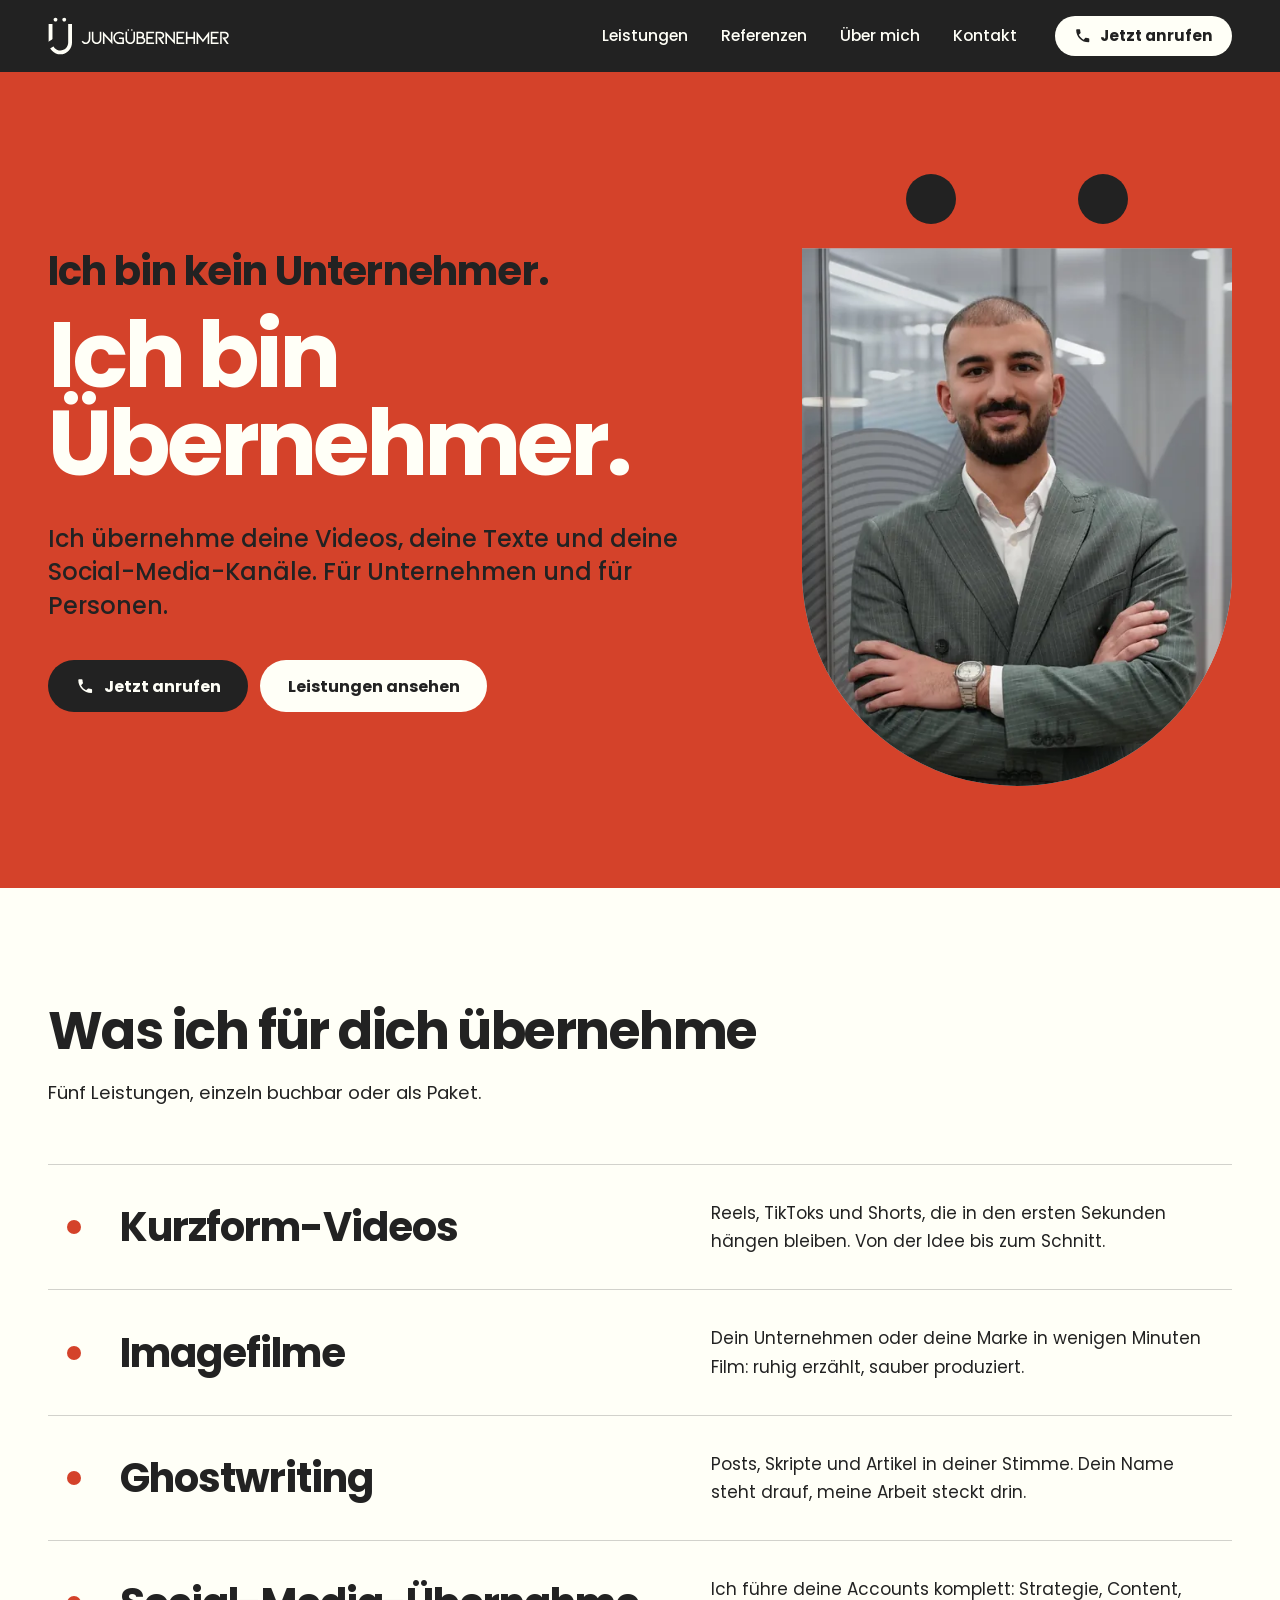
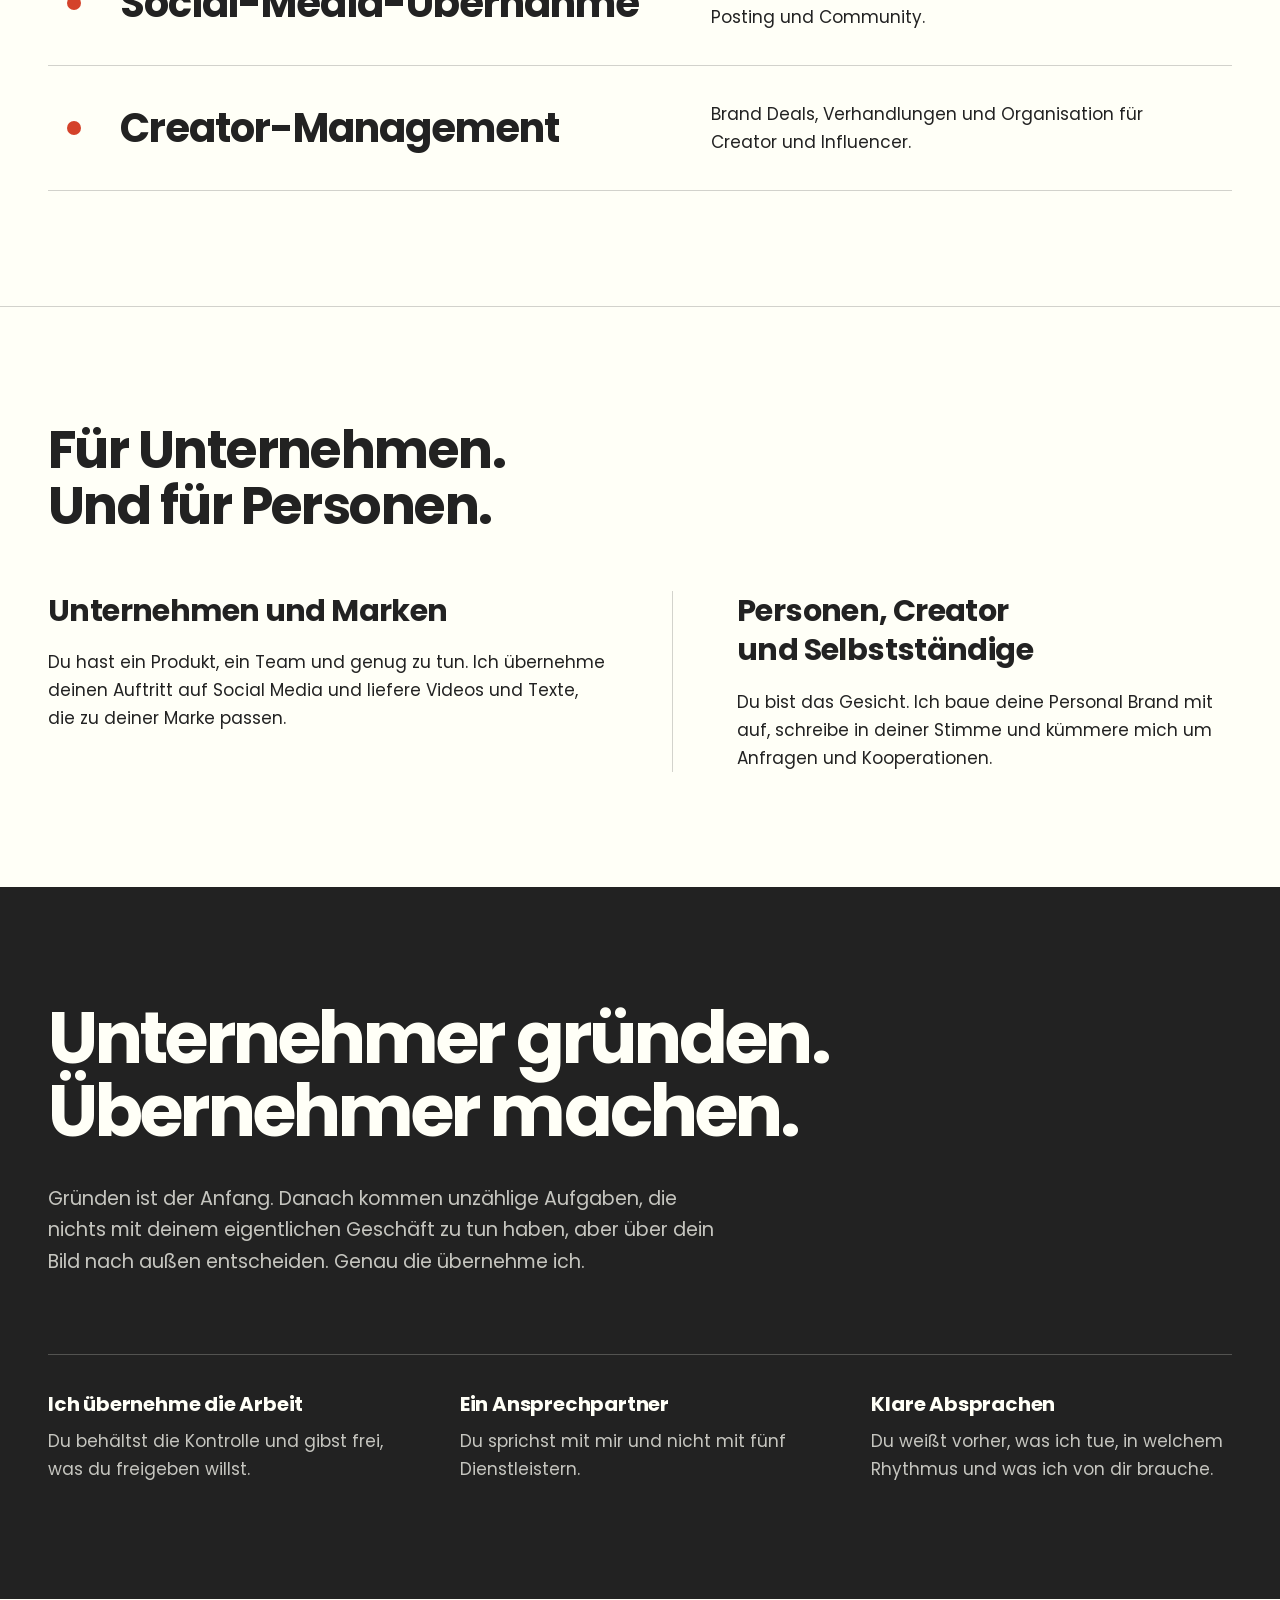
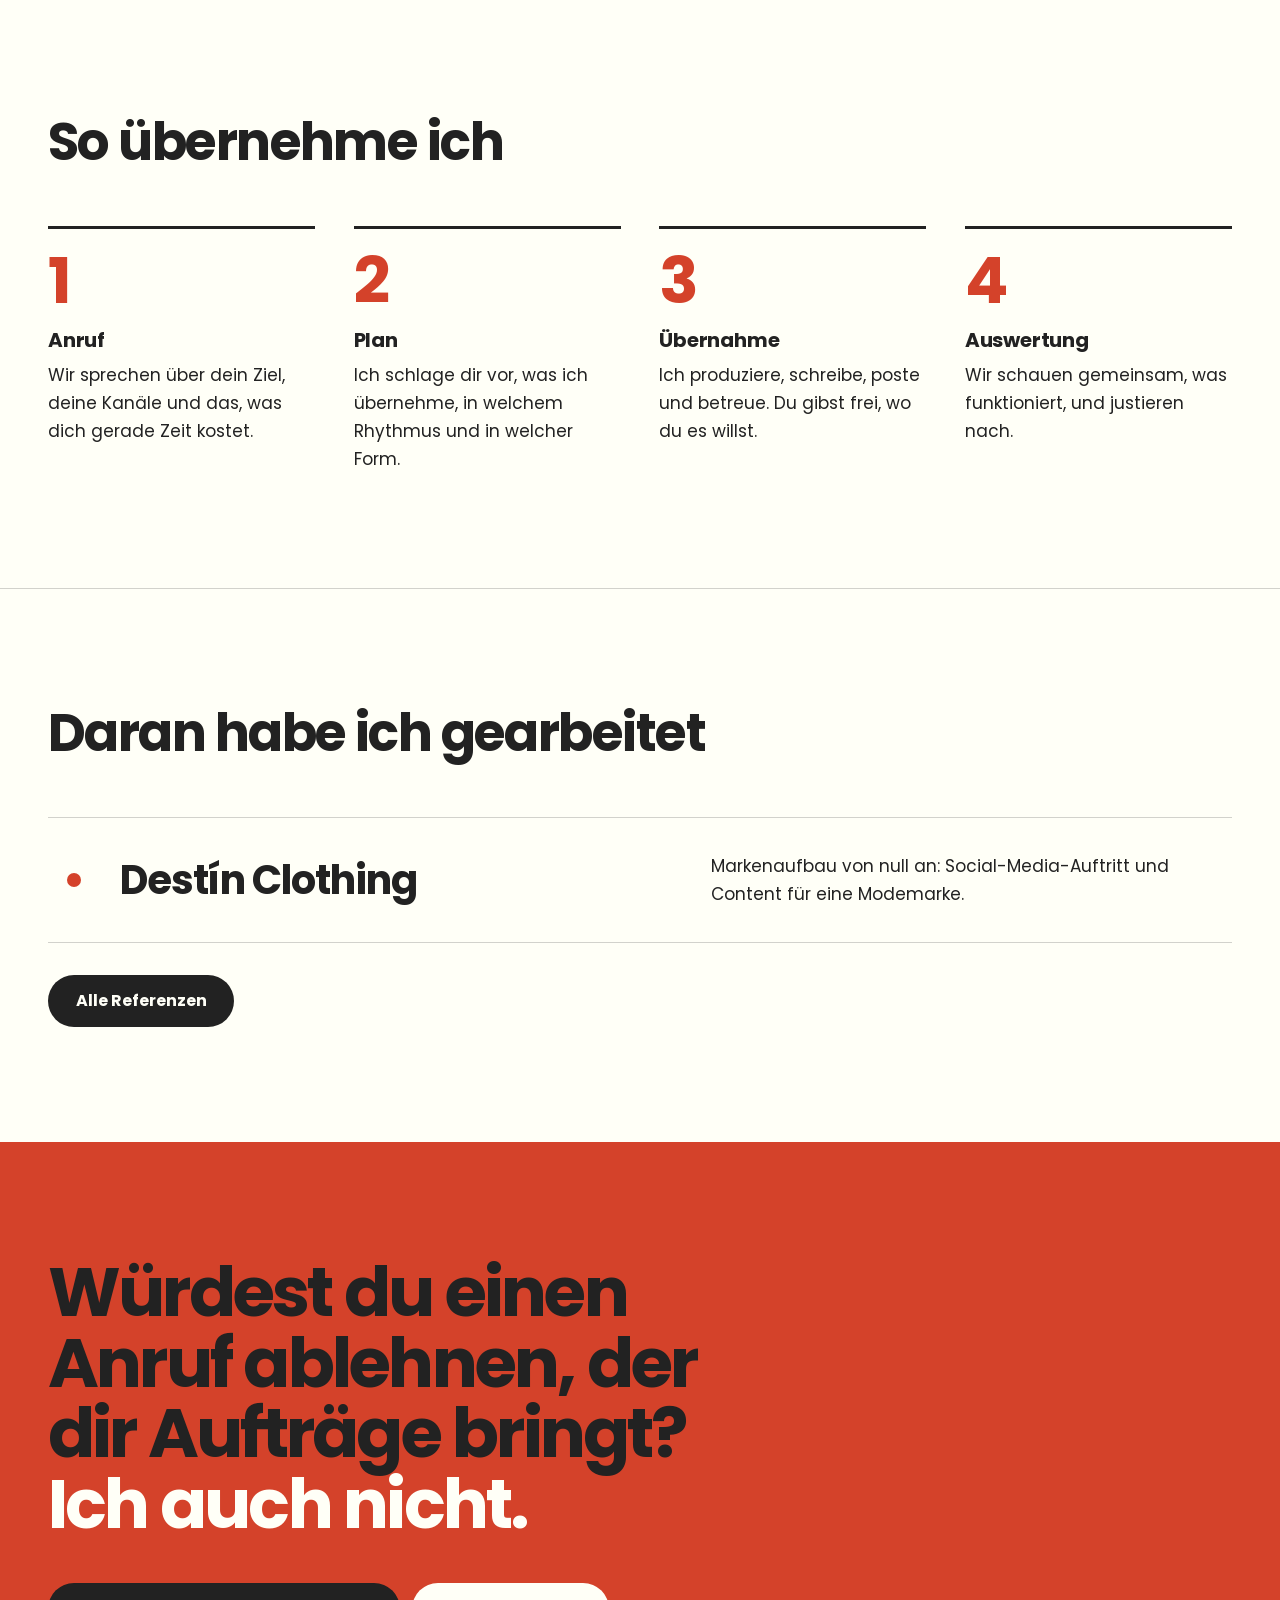
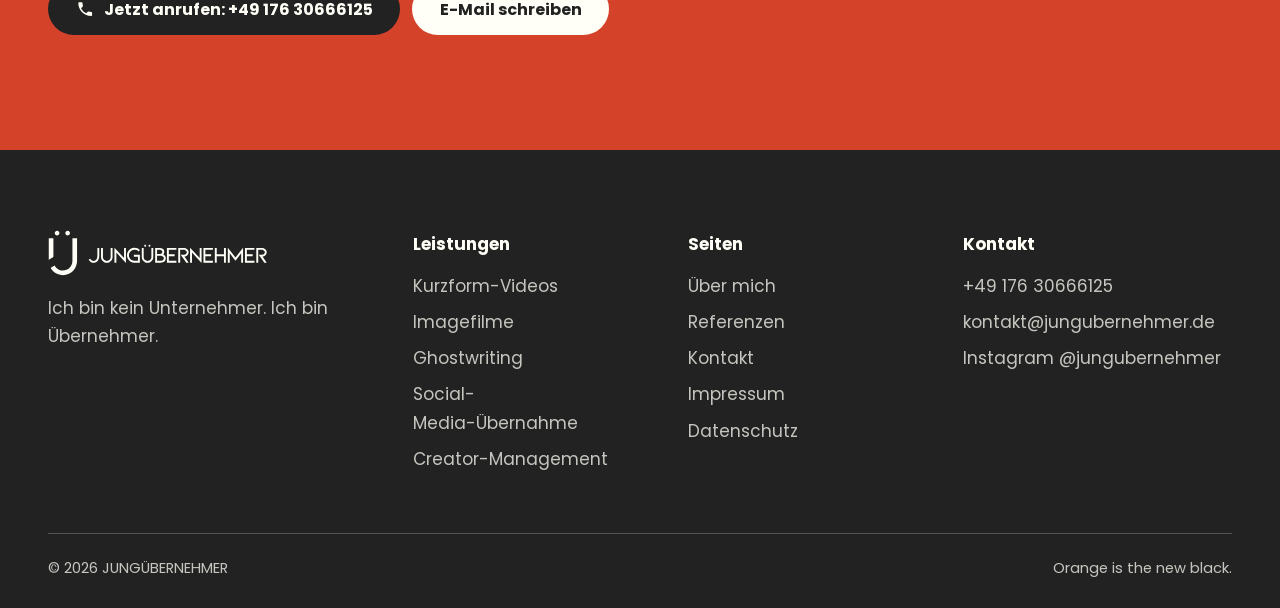
<file: index.html>
<!doctype html>
<html lang="de">
<head>
<meta charset="utf-8">
<meta name="viewport" content="width=device-width, initial-scale=1">
<title>JUNGÜBERNEHMER – Social Media, Videos &amp; Ghostwriting</title>
<meta name="description" content="Ich übernehme deine Social-Media-Kanäle: Kurzvideos, Imagefilme, Ghostwriting und Creator-Management für Unternehmen und Personen. Jetzt anrufen.">
<meta name="robots" content="index, follow, max-image-preview:large">
<link rel="canonical" href="https://jungubernehmer.de/">
<meta name="theme-color" content="#d4422a">
<link rel="icon" href="/favicon.svg" type="image/svg+xml">
<link rel="icon" href="/favicon.ico" sizes="32x32">
<link rel="apple-touch-icon" href="/apple-touch-icon.png">
<link rel="manifest" href="/site.webmanifest">
<link rel="preload" href="/assets/fonts/poppins-700.woff" as="font" type="font/woff" crossorigin>
<link rel="preload" href="/assets/fonts/poppins-400.woff" as="font" type="font/woff" crossorigin>
<link rel="stylesheet" href="/assets/css/style.css">
<meta property="og:type" content="website">
<meta property="og:site_name" content="JUNGÜBERNEHMER">
<meta property="og:locale" content="de_DE">
<meta property="og:title" content="JUNGÜBERNEHMER – Social Media, Videos &amp; Ghostwriting">
<meta property="og:description" content="Ich übernehme deine Social-Media-Kanäle: Kurzvideos, Imagefilme, Ghostwriting und Creator-Management für Unternehmen und Personen. Jetzt anrufen.">
<meta property="og:url" content="https://jungubernehmer.de/">
<meta property="og:image" content="https://jungubernehmer.de/assets/img/og-image.jpg">
<meta property="og:image:type" content="image/jpeg">
<meta property="og:image:width" content="1200">
<meta property="og:image:height" content="630">
<meta property="og:image:alt" content="JUNGÜBERNEHMER: Ich bin kein Unternehmer. Ich bin Übernehmer.">
<meta name="twitter:card" content="summary_large_image">
<meta name="twitter:title" content="JUNGÜBERNEHMER – Social Media, Videos &amp; Ghostwriting">
<meta name="twitter:description" content="Ich übernehme deine Social-Media-Kanäle: Kurzvideos, Imagefilme, Ghostwriting und Creator-Management für Unternehmen und Personen. Jetzt anrufen.">
<meta name="twitter:image" content="https://jungubernehmer.de/assets/img/og-image.jpg">
<script type="application/ld+json">
{
  "@context": "https://schema.org",
  "@graph": [
    {
      "@type": "Organization",
      "@id": "https://jungubernehmer.de/#organization",
      "name": "JUNGÜBERNEHMER",
      "url": "https://jungubernehmer.de/",
      "logo": {
        "@type": "ImageObject",
        "url": "https://jungubernehmer.de/icon-512.png",
        "width": 512,
        "height": 512
      },
      "image": "https://jungubernehmer.de/assets/img/og-image.jpg",
      "email": "kontakt@jungubernehmer.de",
      "telephone": "+4917630666125",
      "slogan": "Ich bin kein Unternehmer, ich bin Übernehmer.",
      "description": "Kurzform-Videos, Imagefilme, Ghostwriting, Social-Media-Betreuung und Creator-Management für Unternehmen und Personen.",
      "founder": {
        "@id": "https://jungubernehmer.de/#founder"
      },
      "sameAs": [
        "https://www.instagram.com/jungubernehmer/"
      ],
      "areaServed": {
        "@type": "Country",
        "name": "Deutschland"
      },
      "contactPoint": {
        "@type": "ContactPoint",
        "contactType": "customer service",
        "telephone": "+4917630666125",
        "email": "kontakt@jungubernehmer.de",
        "availableLanguage": "German"
      }
    },
    {
      "@type": "Person",
      "@id": "https://jungubernehmer.de/#founder",
      "name": "Devrim Can Barkin",
      "jobTitle": "Gründer",
      "image": "https://jungubernehmer.de/assets/img/portrait-1040.jpg",
      "worksFor": {
        "@id": "https://jungubernehmer.de/#organization"
      }
    },
    {
      "@type": "WebSite",
      "@id": "https://jungubernehmer.de/#website",
      "url": "https://jungubernehmer.de/",
      "name": "JUNGÜBERNEHMER",
      "inLanguage": "de-DE",
      "publisher": {
        "@id": "https://jungubernehmer.de/#organization"
      }
    },
    {
      "@type": "WebPage",
      "@id": "https://jungubernehmer.de/#webpage",
      "url": "https://jungubernehmer.de/",
      "name": "JUNGÜBERNEHMER – Social Media, Videos & Ghostwriting",
      "description": "Ich übernehme deine Social-Media-Kanäle: Kurzvideos, Imagefilme, Ghostwriting und Creator-Management für Unternehmen und Personen. Jetzt anrufen.",
      "inLanguage": "de-DE",
      "isPartOf": {
        "@id": "https://jungubernehmer.de/#website"
      },
      "about": {
        "@id": "https://jungubernehmer.de/#organization"
      },
      "dateModified": "2026-10-25"
    }
  ]
}
</script>
</head>
<body>
<a class="skip" href="#inhalt">Zum Inhalt springen</a>
<header class="site-header">
  <div class="wrap">
    <a class="brand" href="/" aria-label="JUNGÜBERNEHMER, zur Startseite"><img src="/assets/logo/logo-h-light.svg" width="191" height="40" alt="JUNGÜBERNEHMER"></a>
    <nav class="nav" id="hauptnavigation" aria-label="Hauptnavigation"><a href="/leistungen/">Leistungen</a><a href="/referenzen/">Referenzen</a><a href="/ueber-mich/">Über mich</a><a href="/kontakt/">Kontakt</a></nav>
    <div class="header-actions">
      <a class="btn btn--light btn--small" href="tel:+4917630666125" aria-label="Jetzt anrufen: +49 176 30666125"><svg viewBox="0 0 24 24" aria-hidden="true" focusable="false"><path d="M6.62 10.79c1.44 2.83 3.76 5.14 6.59 6.59l2.2-2.2c.27-.27.67-.36 1.02-.24 1.12.37 2.33.57 3.57.57.55 0 1 .45 1 1V20c0 .55-.45 1-1 1-9.39 0-17-7.61-17-17 0-.55.45-1 1-1h3.5c.55 0 1 .45 1 1 0 1.25.2 2.45.57 3.57.11.35.03.74-.25 1.02l-2.2 2.2z"/></svg><span>Jetzt anrufen</span></a>
      <button class="menu-toggle" type="button" aria-expanded="false" aria-controls="hauptnavigation">Menü</button>
    </div>
  </div>
</header>
<main id="inhalt">

<section class="hero">
  <div class="wrap">
    <div class="hero__text">
      <h1><span class="hero__a">Ich bin kein Unternehmer.</span> <span class="hero__b">Ich bin Übernehmer.</span></h1>
      <p class="hero__lead">Ich übernehme deine Videos, deine Texte und deine Social-Media-Kanäle. Für Unternehmen und für Personen.</p>
      <p class="actions">
        <a class="btn btn--ink" href="tel:+4917630666125"><svg viewBox="0 0 24 24" aria-hidden="true" focusable="false"><path d="M6.62 10.79c1.44 2.83 3.76 5.14 6.59 6.59l2.2-2.2c.27-.27.67-.36 1.02-.24 1.12.37 2.33.57 3.57.57.55 0 1 .45 1 1V20c0 .55-.45 1-1 1-9.39 0-17-7.61-17-17 0-.55.45-1 1-1h3.5c.55 0 1 .45 1 1 0 1.25.2 2.45.57 3.57.11.35.03.74-.25 1.02l-2.2 2.2z"/></svg>Jetzt anrufen</a>
        <a class="btn btn--light" href="/leistungen/">Leistungen ansehen</a>
      </p>
    </div>
    <div class="u">
  <picture>
    <source type="image/webp" srcset="/assets/img/portrait-520.webp 520w, /assets/img/portrait-1040.webp 1040w" sizes="(max-width: 900px) 78vw, 430px">
    <img src="/assets/img/portrait-1040.jpg" width="520" height="650" alt="Devrim Can Barkin, Gründer von JUNGÜBERNEHMER, im grünen Anzug mit verschränkten Armen" fetchpriority="high" decoding="async">
  </picture>
</div>
  </div>
</section>

<section class="section">
  <div class="wrap">
    <div class="section__head">
      <h2>Was ich für dich übernehme</h2>
      <p>Fünf Leistungen, einzeln buchbar oder als Paket.</p>
    </div>
    <ul class="rows"><li><a class="row" href="/leistungen/kurzform-videos/"><h3 class="row__title">Kurzform-Videos</h3><p class="row__text">Reels, TikToks und Shorts, die in den ersten Sekunden hängen bleiben. Von der Idee bis zum Schnitt.</p></a></li><li><a class="row" href="/leistungen/imagefilme/"><h3 class="row__title">Imagefilme</h3><p class="row__text">Dein Unternehmen oder deine Marke in wenigen Minuten Film: ruhig erzählt, sauber produziert.</p></a></li><li><a class="row" href="/leistungen/ghostwriting/"><h3 class="row__title">Ghostwriting</h3><p class="row__text">Posts, Skripte und Artikel in deiner Stimme. Dein Name steht drauf, meine Arbeit steckt drin.</p></a></li><li><a class="row" href="/leistungen/social-media-uebernahme/"><h3 class="row__title">Social-Media-Übernahme</h3><p class="row__text">Ich führe deine Accounts komplett: Strategie, Content, Posting und Community.</p></a></li><li><a class="row" href="/leistungen/creator-management/"><h3 class="row__title">Creator-Management</h3><p class="row__text">Brand Deals, Verhandlungen und Organisation für Creator und Influencer.</p></a></li></ul>
  </div>
</section>

<section class="section section--line">
  <div class="wrap">
    <div class="section__head"><h2>Für Unternehmen. Und für Personen.</h2></div>
    <div class="split"><div><h3>Unternehmen und Marken</h3><p>Du hast ein Produkt, ein Team und genug zu tun. Ich übernehme deinen Auftritt auf Social Media und liefere Videos und Texte, die zu deiner Marke passen.</p></div><div><h3>Personen, Creator und Selbstständige</h3><p>Du bist das Gesicht. Ich baue deine Personal Brand mit auf, schreibe in deiner Stimme und kümmere mich um Anfragen und Kooperationen.</p></div></div>
  </div>
</section>

<section class="section section--ink manifest">
  <div class="wrap">
    <h2>Unternehmer gründen. Übernehmer machen.</h2>
    <p class="manifest__text">Gründen ist der Anfang. Danach kommen unzählige Aufgaben, die nichts mit deinem eigentlichen Geschäft zu tun haben, aber über dein Bild nach außen entscheiden. Genau die übernehme ich.</p>
    <div class="statements">
      <div><h3>Ich übernehme die Arbeit</h3><p>Du behältst die Kontrolle und gibst frei, was du freigeben willst.</p></div>
      <div><h3>Ein Ansprechpartner</h3><p>Du sprichst mit mir und nicht mit fünf Dienstleistern.</p></div>
      <div><h3>Klare Absprachen</h3><p>Du weißt vorher, was ich tue, in welchem Rhythmus und was ich von dir brauche.</p></div>
    </div>
  </div>
</section>

<section class="section">
  <div class="wrap">
    <div class="section__head"><h2>So übernehme ich</h2></div>
    <ol class="steps">
      <li><h3>Anruf</h3><p>Wir sprechen über dein Ziel, deine Kanäle und das, was dich gerade Zeit kostet.</p></li>
      <li><h3>Plan</h3><p>Ich schlage dir vor, was ich übernehme, in welchem Rhythmus und in welcher Form.</p></li>
      <li><h3>Übernahme</h3><p>Ich produziere, schreibe, poste und betreue. Du gibst frei, wo du es willst.</p></li>
      <li><h3>Auswertung</h3><p>Wir schauen gemeinsam, was funktioniert, und justieren nach.</p></li>
    </ol>
  </div>
</section>

<section class="section section--line">
  <div class="wrap">
    <div class="section__head">
      <h2>Daran habe ich gearbeitet</h2>
    </div>
    <ul class="rows"><li class="row"><h3 class="row__title">Destín Clothing</h3><p class="row__text">Markenaufbau von null an: Social-Media-Auftritt und Content für eine Modemarke.</p></li></ul>
    <p class="actions" style="margin-top:32px"><a class="btn btn--ink" href="/referenzen/">Alle Referenzen</a></p>
  </div>
</section>

<section class="section section--orange cta">
  <div class="wrap">
    <h2><span>Würdest du einen Anruf ablehnen, der dir Aufträge bringt?</span><span class="cta__b">Ich auch nicht.</span></h2>
    <p class="actions">
      <a class="btn btn--ink" href="tel:+4917630666125"><svg viewBox="0 0 24 24" aria-hidden="true" focusable="false"><path d="M6.62 10.79c1.44 2.83 3.76 5.14 6.59 6.59l2.2-2.2c.27-.27.67-.36 1.02-.24 1.12.37 2.33.57 3.57.57.55 0 1 .45 1 1V20c0 .55-.45 1-1 1-9.39 0-17-7.61-17-17 0-.55.45-1 1-1h3.5c.55 0 1 .45 1 1 0 1.25.2 2.45.57 3.57.11.35.03.74-.25 1.02l-2.2 2.2z"/></svg>Jetzt anrufen: +49 176 30666125</a>
      <a class="btn btn--light" href="mailto:kontakt@jungubernehmer.de">E-Mail schreiben</a>
    </p>
  </div>
</section>

</main>
<footer class="site-footer">
  <div class="wrap">
    <div class="footer-grid">
      <div class="footer-brand">
        <img src="/assets/logo/logo-h-light.svg" width="220" height="46" alt="JUNGÜBERNEHMER" loading="lazy">
        <p>Ich bin kein Unternehmer. Ich bin Übernehmer.</p>
      </div>
      <nav aria-label="Leistungen">
        <p class="footer-title">Leistungen</p>
        <ul><li><a href="/leistungen/kurzform-videos/">Kurzform-Videos</a></li><li><a href="/leistungen/imagefilme/">Imagefilme</a></li><li><a href="/leistungen/ghostwriting/">Ghostwriting</a></li><li><a href="/leistungen/social-media-uebernahme/">Social-Media-Übernahme</a></li><li><a href="/leistungen/creator-management/">Creator-Management</a></li></ul>
      </nav>
      <nav aria-label="Seiten">
        <p class="footer-title">Seiten</p>
        <ul>
          <li><a href="/ueber-mich/">Über mich</a></li>
          <li><a href="/referenzen/">Referenzen</a></li>
          <li><a href="/kontakt/">Kontakt</a></li>
          <li><a href="/impressum/">Impressum</a></li>
          <li><a href="/datenschutz/">Datenschutz</a></li>
        </ul>
      </nav>
      <div>
        <p class="footer-title">Kontakt</p>
        <ul>
          <li><a href="tel:+4917630666125">+49 176 30666125</a></li>
          <li><a href="mailto:kontakt@jungubernehmer.de">kontakt@jungubernehmer.de</a></li>
          <li><a href="https://www.instagram.com/jungubernehmer/" rel="noopener">Instagram @jungubernehmer</a></li>
        </ul>
      </div>
    </div>
    <div class="footer-bottom">
      <p>© 2026 JUNGÜBERNEHMER</p>
      <p>Orange is the new black.</p>
    </div>
  </div>
</footer>
<script src="/assets/js/main.js" defer></script>
</body>
</html>
</file>
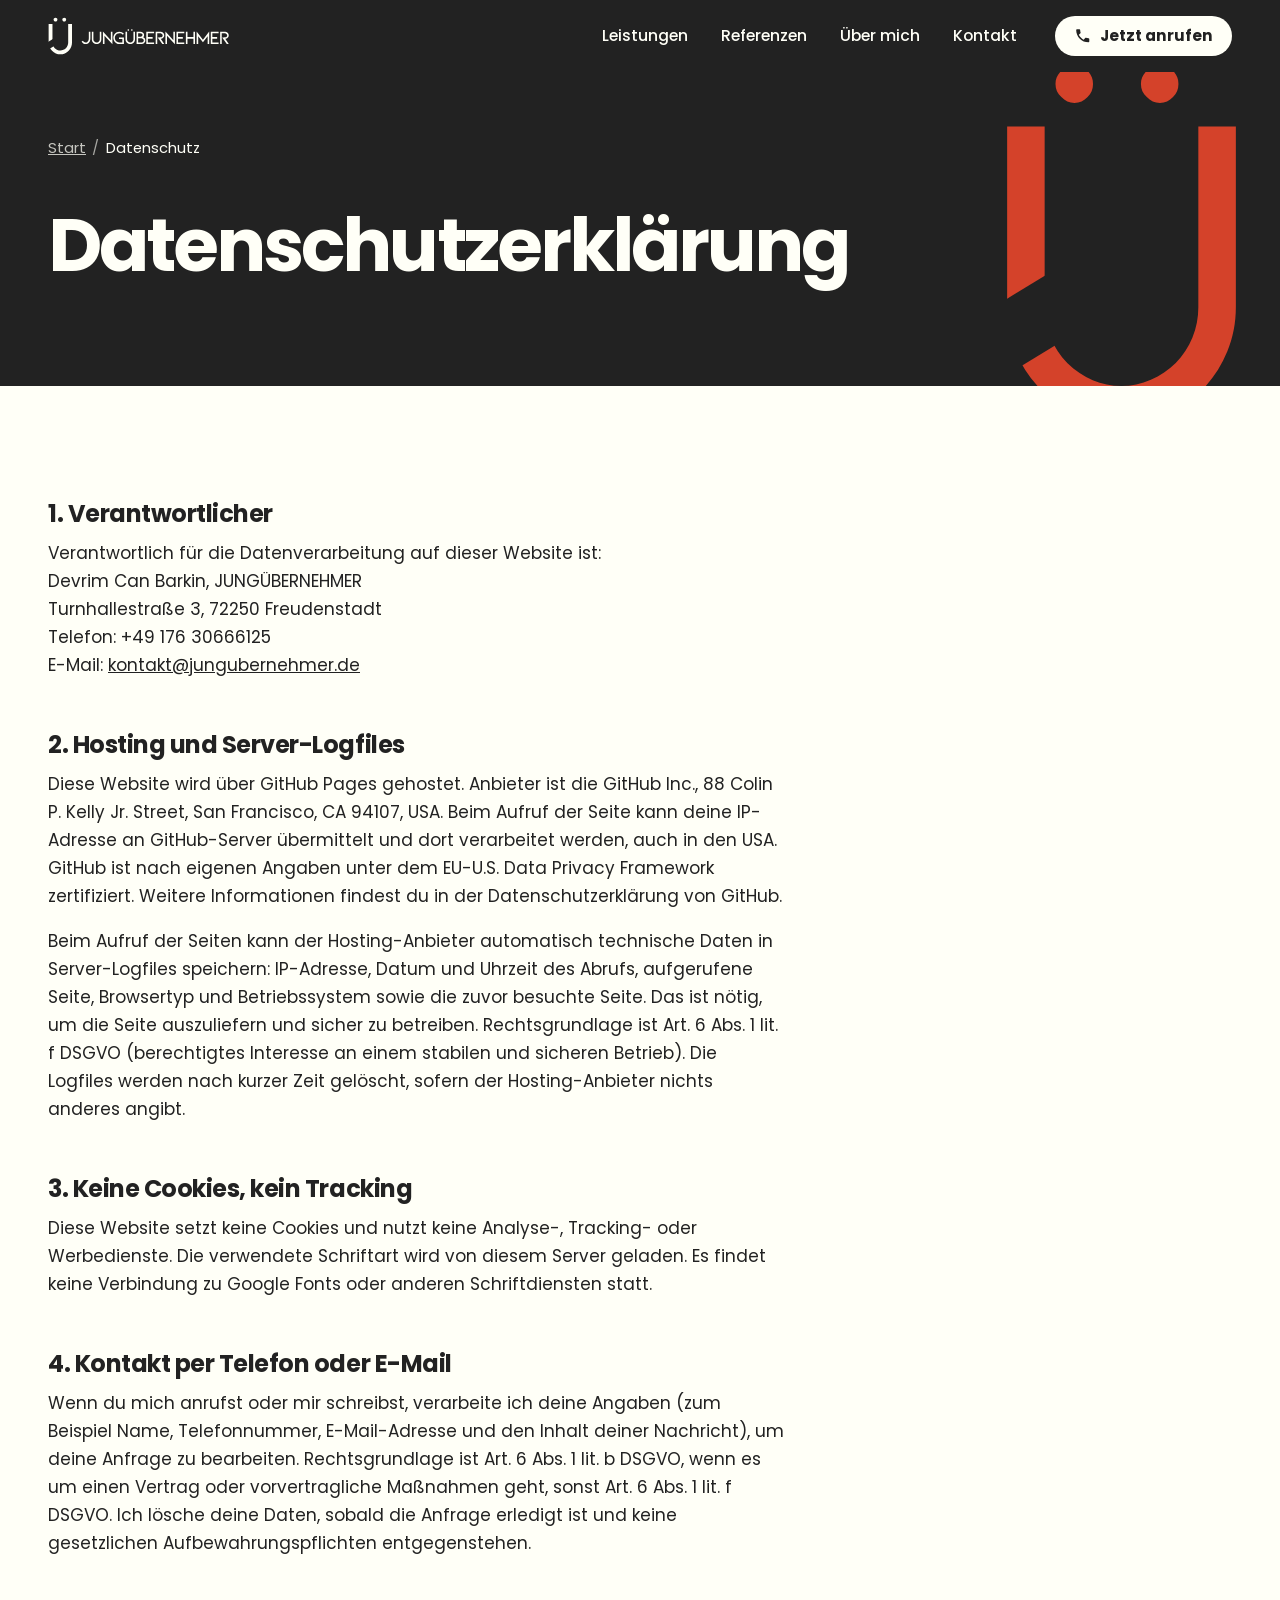
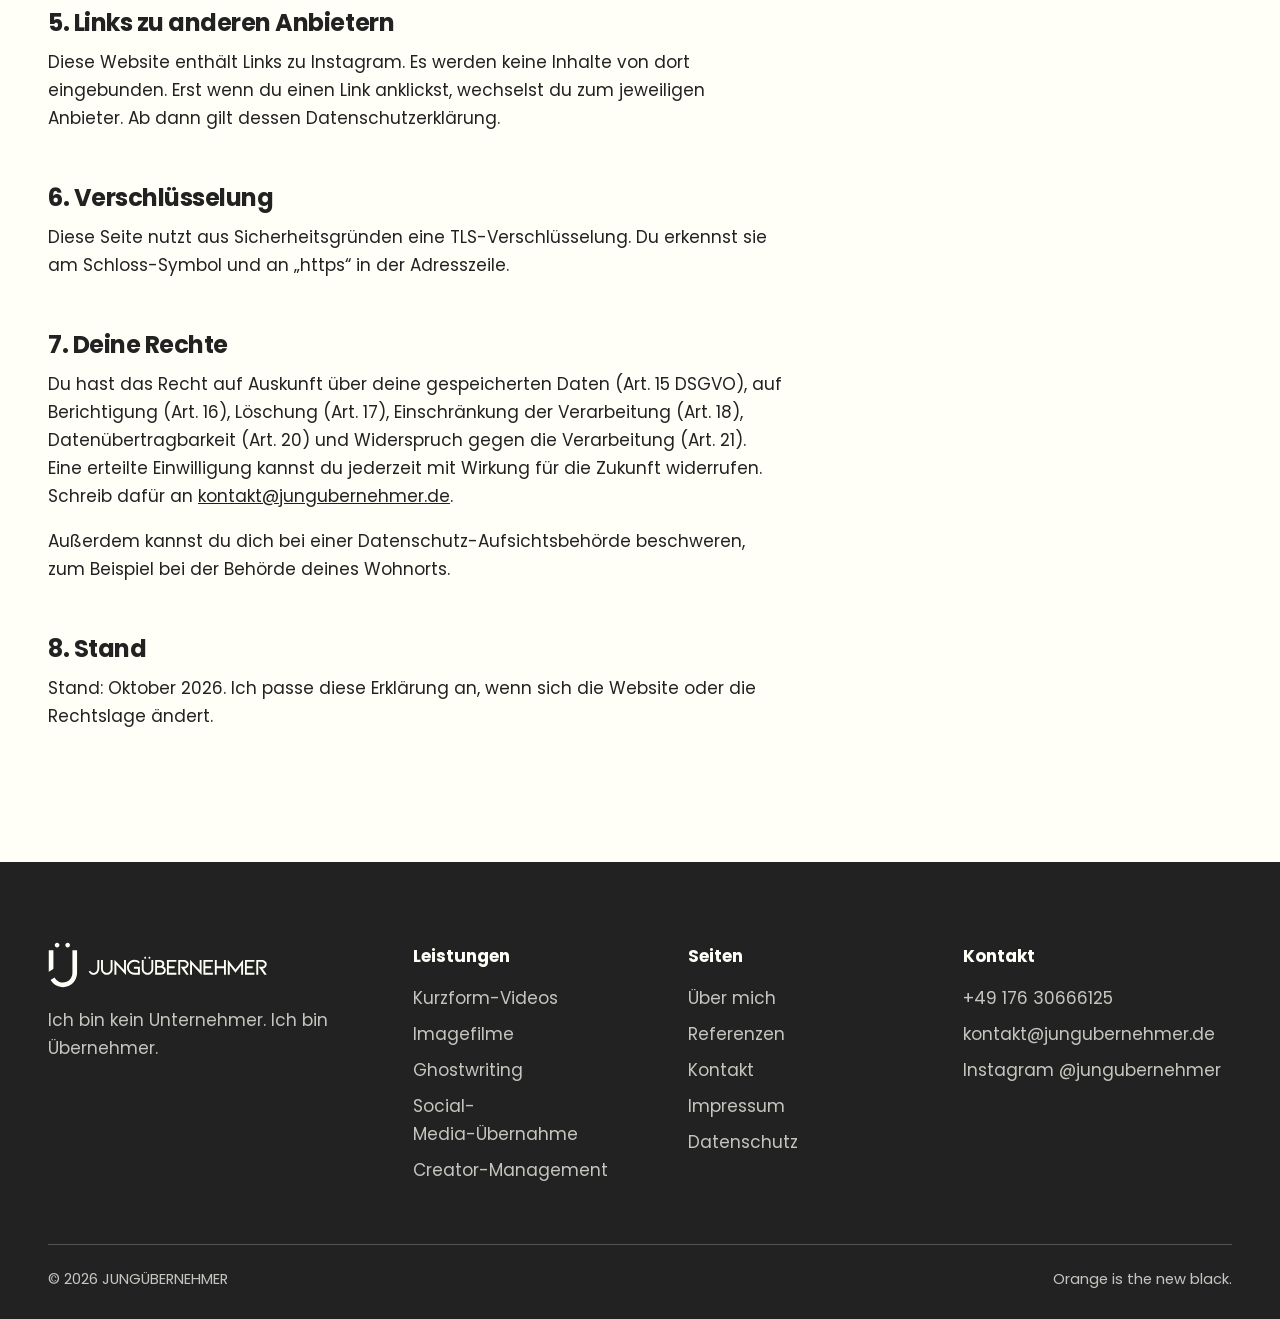
<file: datenschutz/index.html>
<!doctype html>
<html lang="de">
<head>
<meta charset="utf-8">
<meta name="viewport" content="width=device-width, initial-scale=1">
<title>Datenschutzerklärung | JUNGÜBERNEHMER</title>
<meta name="description" content="Datenschutzerklärung von JUNGÜBERNEHMER: keine Cookies, kein Tracking, Schriften lokal gehostet. So gehe ich mit deinen Daten um.">
<meta name="robots" content="index, follow, max-image-preview:large">
<link rel="canonical" href="https://jungubernehmer.de/datenschutz/">
<meta name="theme-color" content="#d4422a">
<link rel="icon" href="/favicon.svg" type="image/svg+xml">
<link rel="icon" href="/favicon.ico" sizes="32x32">
<link rel="apple-touch-icon" href="/apple-touch-icon.png">
<link rel="manifest" href="/site.webmanifest">
<link rel="preload" href="/assets/fonts/poppins-700.woff" as="font" type="font/woff" crossorigin>
<link rel="preload" href="/assets/fonts/poppins-400.woff" as="font" type="font/woff" crossorigin>
<link rel="stylesheet" href="/assets/css/style.css">
<meta property="og:type" content="website">
<meta property="og:site_name" content="JUNGÜBERNEHMER">
<meta property="og:locale" content="de_DE">
<meta property="og:title" content="Datenschutzerklärung | JUNGÜBERNEHMER">
<meta property="og:description" content="Datenschutzerklärung von JUNGÜBERNEHMER: keine Cookies, kein Tracking, Schriften lokal gehostet. So gehe ich mit deinen Daten um.">
<meta property="og:url" content="https://jungubernehmer.de/datenschutz/">
<meta property="og:image" content="https://jungubernehmer.de/assets/img/og-image.jpg">
<meta property="og:image:type" content="image/jpeg">
<meta property="og:image:width" content="1200">
<meta property="og:image:height" content="630">
<meta property="og:image:alt" content="JUNGÜBERNEHMER: Ich bin kein Unternehmer. Ich bin Übernehmer.">
<meta name="twitter:card" content="summary_large_image">
<meta name="twitter:title" content="Datenschutzerklärung | JUNGÜBERNEHMER">
<meta name="twitter:description" content="Datenschutzerklärung von JUNGÜBERNEHMER: keine Cookies, kein Tracking, Schriften lokal gehostet. So gehe ich mit deinen Daten um.">
<meta name="twitter:image" content="https://jungubernehmer.de/assets/img/og-image.jpg">
<script type="application/ld+json">
{
  "@context": "https://schema.org",
  "@graph": [
    {
      "@type": "Organization",
      "@id": "https://jungubernehmer.de/#organization",
      "name": "JUNGÜBERNEHMER",
      "url": "https://jungubernehmer.de/",
      "logo": {
        "@type": "ImageObject",
        "url": "https://jungubernehmer.de/icon-512.png",
        "width": 512,
        "height": 512
      },
      "image": "https://jungubernehmer.de/assets/img/og-image.jpg",
      "email": "kontakt@jungubernehmer.de",
      "telephone": "+4917630666125",
      "slogan": "Ich bin kein Unternehmer, ich bin Übernehmer.",
      "description": "Kurzform-Videos, Imagefilme, Ghostwriting, Social-Media-Betreuung und Creator-Management für Unternehmen und Personen.",
      "founder": {
        "@id": "https://jungubernehmer.de/#founder"
      },
      "sameAs": [
        "https://www.instagram.com/jungubernehmer/"
      ],
      "areaServed": {
        "@type": "Country",
        "name": "Deutschland"
      },
      "contactPoint": {
        "@type": "ContactPoint",
        "contactType": "customer service",
        "telephone": "+4917630666125",
        "email": "kontakt@jungubernehmer.de",
        "availableLanguage": "German"
      }
    },
    {
      "@type": "Person",
      "@id": "https://jungubernehmer.de/#founder",
      "name": "Devrim Can Barkin",
      "jobTitle": "Gründer",
      "image": "https://jungubernehmer.de/assets/img/portrait-1040.jpg",
      "worksFor": {
        "@id": "https://jungubernehmer.de/#organization"
      }
    },
    {
      "@type": "WebSite",
      "@id": "https://jungubernehmer.de/#website",
      "url": "https://jungubernehmer.de/",
      "name": "JUNGÜBERNEHMER",
      "inLanguage": "de-DE",
      "publisher": {
        "@id": "https://jungubernehmer.de/#organization"
      }
    },
    {
      "@type": "BreadcrumbList",
      "@id": "https://jungubernehmer.de/datenschutz/#breadcrumb",
      "itemListElement": [
        {
          "@type": "ListItem",
          "position": 1,
          "name": "Start",
          "item": "https://jungubernehmer.de/"
        },
        {
          "@type": "ListItem",
          "position": 2,
          "name": "Datenschutz",
          "item": "https://jungubernehmer.de/datenschutz/"
        }
      ]
    },
    {
      "@type": "WebPage",
      "@id": "https://jungubernehmer.de/datenschutz/#webpage",
      "url": "https://jungubernehmer.de/datenschutz/",
      "name": "Datenschutzerklärung | JUNGÜBERNEHMER",
      "description": "Datenschutzerklärung von JUNGÜBERNEHMER: keine Cookies, kein Tracking, Schriften lokal gehostet. So gehe ich mit deinen Daten um.",
      "inLanguage": "de-DE",
      "isPartOf": {
        "@id": "https://jungubernehmer.de/#website"
      },
      "about": {
        "@id": "https://jungubernehmer.de/#organization"
      },
      "dateModified": "2026-10-25",
      "breadcrumb": {
        "@id": "https://jungubernehmer.de/datenschutz/#breadcrumb"
      }
    }
  ]
}
</script>
</head>
<body>
<a class="skip" href="#inhalt">Zum Inhalt springen</a>
<header class="site-header">
  <div class="wrap">
    <a class="brand" href="/" aria-label="JUNGÜBERNEHMER, zur Startseite"><img src="/assets/logo/logo-h-light.svg" width="191" height="40" alt="JUNGÜBERNEHMER"></a>
    <nav class="nav" id="hauptnavigation" aria-label="Hauptnavigation"><a href="/leistungen/">Leistungen</a><a href="/referenzen/">Referenzen</a><a href="/ueber-mich/">Über mich</a><a href="/kontakt/">Kontakt</a></nav>
    <div class="header-actions">
      <a class="btn btn--light btn--small" href="tel:+4917630666125" aria-label="Jetzt anrufen: +49 176 30666125"><svg viewBox="0 0 24 24" aria-hidden="true" focusable="false"><path d="M6.62 10.79c1.44 2.83 3.76 5.14 6.59 6.59l2.2-2.2c.27-.27.67-.36 1.02-.24 1.12.37 2.33.57 3.57.57.55 0 1 .45 1 1V20c0 .55-.45 1-1 1-9.39 0-17-7.61-17-17 0-.55.45-1 1-1h3.5c.55 0 1 .45 1 1 0 1.25.2 2.45.57 3.57.11.35.03.74-.25 1.02l-2.2 2.2z"/></svg><span>Jetzt anrufen</span></a>
      <button class="menu-toggle" type="button" aria-expanded="false" aria-controls="hauptnavigation">Menü</button>
    </div>
  </div>
</header>
<main id="inhalt">

<section class="page-hero">
  <img class="page-hero__mark" src="/assets/logo/mark-orange.svg" alt="" width="412" height="634">
  <div class="wrap">
    <nav class="crumbs" aria-label="Brotkrumen"><ol><li><a href="/">Start</a></li><li aria-current="page">Datenschutz</li></ol></nav>
    <h1>Datenschutzerklärung</h1>
    
    
  </div>
</section>
<section class="section">
  <div class="wrap">
    <div class="prose">
      <h2>1. Verantwortlicher</h2>
      <p>Verantwortlich für die Datenverarbeitung auf dieser Website ist:<br>Devrim Can Barkin, JUNGÜBERNEHMER<br>Turnhallestraße 3, 72250 Freudenstadt<br>Telefon: +49 176 30666125<br>E-Mail: <a href="mailto:kontakt@jungubernehmer.de">kontakt@jungubernehmer.de</a></p>

      <h2>2. Hosting und Server-Logfiles</h2>
      <p>Diese Website wird über GitHub Pages gehostet. Anbieter ist die GitHub Inc., 88 Colin P. Kelly Jr. Street, San Francisco, CA 94107, USA. Beim Aufruf der Seite kann deine IP-Adresse an GitHub-Server übermittelt und dort verarbeitet werden, auch in den USA. GitHub ist nach eigenen Angaben unter dem EU-U.S. Data Privacy Framework zertifiziert. Weitere Informationen findest du in der Datenschutzerklärung von GitHub.</p>
      <p>Beim Aufruf der Seiten kann der Hosting-Anbieter automatisch technische Daten in Server-Logfiles speichern: IP-Adresse, Datum und Uhrzeit des Abrufs, aufgerufene Seite, Browsertyp und Betriebssystem sowie die zuvor besuchte Seite. Das ist nötig, um die Seite auszuliefern und sicher zu betreiben. Rechtsgrundlage ist Art. 6 Abs. 1 lit. f DSGVO (berechtigtes Interesse an einem stabilen und sicheren Betrieb). Die Logfiles werden nach kurzer Zeit gelöscht, sofern der Hosting-Anbieter nichts anderes angibt.</p>

      <h2>3. Keine Cookies, kein Tracking</h2>
      <p>Diese Website setzt keine Cookies und nutzt keine Analyse-, Tracking- oder Werbedienste. Die verwendete Schriftart wird von diesem Server geladen. Es findet keine Verbindung zu Google Fonts oder anderen Schriftdiensten statt.</p>

      <h2>4. Kontakt per Telefon oder E-Mail</h2>
      <p>Wenn du mich anrufst oder mir schreibst, verarbeite ich deine Angaben (zum Beispiel Name, Telefonnummer, E-Mail-Adresse und den Inhalt deiner Nachricht), um deine Anfrage zu bearbeiten. Rechtsgrundlage ist Art. 6 Abs. 1 lit. b DSGVO, wenn es um einen Vertrag oder vorvertragliche Maßnahmen geht, sonst Art. 6 Abs. 1 lit. f DSGVO. Ich lösche deine Daten, sobald die Anfrage erledigt ist und keine gesetzlichen Aufbewahrungspflichten entgegenstehen.</p>

      <h2>5. Links zu anderen Anbietern</h2>
      <p>Diese Website enthält Links zu Instagram. Es werden keine Inhalte von dort eingebunden. Erst wenn du einen Link anklickst, wechselst du zum jeweiligen Anbieter. Ab dann gilt dessen Datenschutzerklärung.</p>

      <h2>6. Verschlüsselung</h2>
      <p>Diese Seite nutzt aus Sicherheitsgründen eine TLS-Verschlüsselung. Du erkennst sie am Schloss-Symbol und an „https“ in der Adresszeile.</p>

      <h2>7. Deine Rechte</h2>
      <p>Du hast das Recht auf Auskunft über deine gespeicherten Daten (Art. 15 DSGVO), auf Berichtigung (Art. 16), Löschung (Art. 17), Einschränkung der Verarbeitung (Art. 18), Datenübertragbarkeit (Art. 20) und Widerspruch gegen die Verarbeitung (Art. 21). Eine erteilte Einwilligung kannst du jederzeit mit Wirkung für die Zukunft widerrufen. Schreib dafür an <a href="mailto:kontakt@jungubernehmer.de">kontakt@jungubernehmer.de</a>.</p>
      <p>Außerdem kannst du dich bei einer Datenschutz-Aufsichtsbehörde beschweren, zum Beispiel bei der Behörde deines Wohnorts.</p>

      <h2>8. Stand</h2>
      <p>Stand: Oktober 2026. Ich passe diese Erklärung an, wenn sich die Website oder die Rechtslage ändert.</p>
    </div>
  </div>
</section>

</main>
<footer class="site-footer">
  <div class="wrap">
    <div class="footer-grid">
      <div class="footer-brand">
        <img src="/assets/logo/logo-h-light.svg" width="220" height="46" alt="JUNGÜBERNEHMER" loading="lazy">
        <p>Ich bin kein Unternehmer. Ich bin Übernehmer.</p>
      </div>
      <nav aria-label="Leistungen">
        <p class="footer-title">Leistungen</p>
        <ul><li><a href="/leistungen/kurzform-videos/">Kurzform-Videos</a></li><li><a href="/leistungen/imagefilme/">Imagefilme</a></li><li><a href="/leistungen/ghostwriting/">Ghostwriting</a></li><li><a href="/leistungen/social-media-uebernahme/">Social-Media-Übernahme</a></li><li><a href="/leistungen/creator-management/">Creator-Management</a></li></ul>
      </nav>
      <nav aria-label="Seiten">
        <p class="footer-title">Seiten</p>
        <ul>
          <li><a href="/ueber-mich/">Über mich</a></li>
          <li><a href="/referenzen/">Referenzen</a></li>
          <li><a href="/kontakt/">Kontakt</a></li>
          <li><a href="/impressum/">Impressum</a></li>
          <li><a href="/datenschutz/">Datenschutz</a></li>
        </ul>
      </nav>
      <div>
        <p class="footer-title">Kontakt</p>
        <ul>
          <li><a href="tel:+4917630666125">+49 176 30666125</a></li>
          <li><a href="mailto:kontakt@jungubernehmer.de">kontakt@jungubernehmer.de</a></li>
          <li><a href="https://www.instagram.com/jungubernehmer/" rel="noopener">Instagram @jungubernehmer</a></li>
        </ul>
      </div>
    </div>
    <div class="footer-bottom">
      <p>© 2026 JUNGÜBERNEHMER</p>
      <p>Orange is the new black.</p>
    </div>
  </div>
</footer>
<script src="/assets/js/main.js" defer></script>
</body>
</html>
</file>
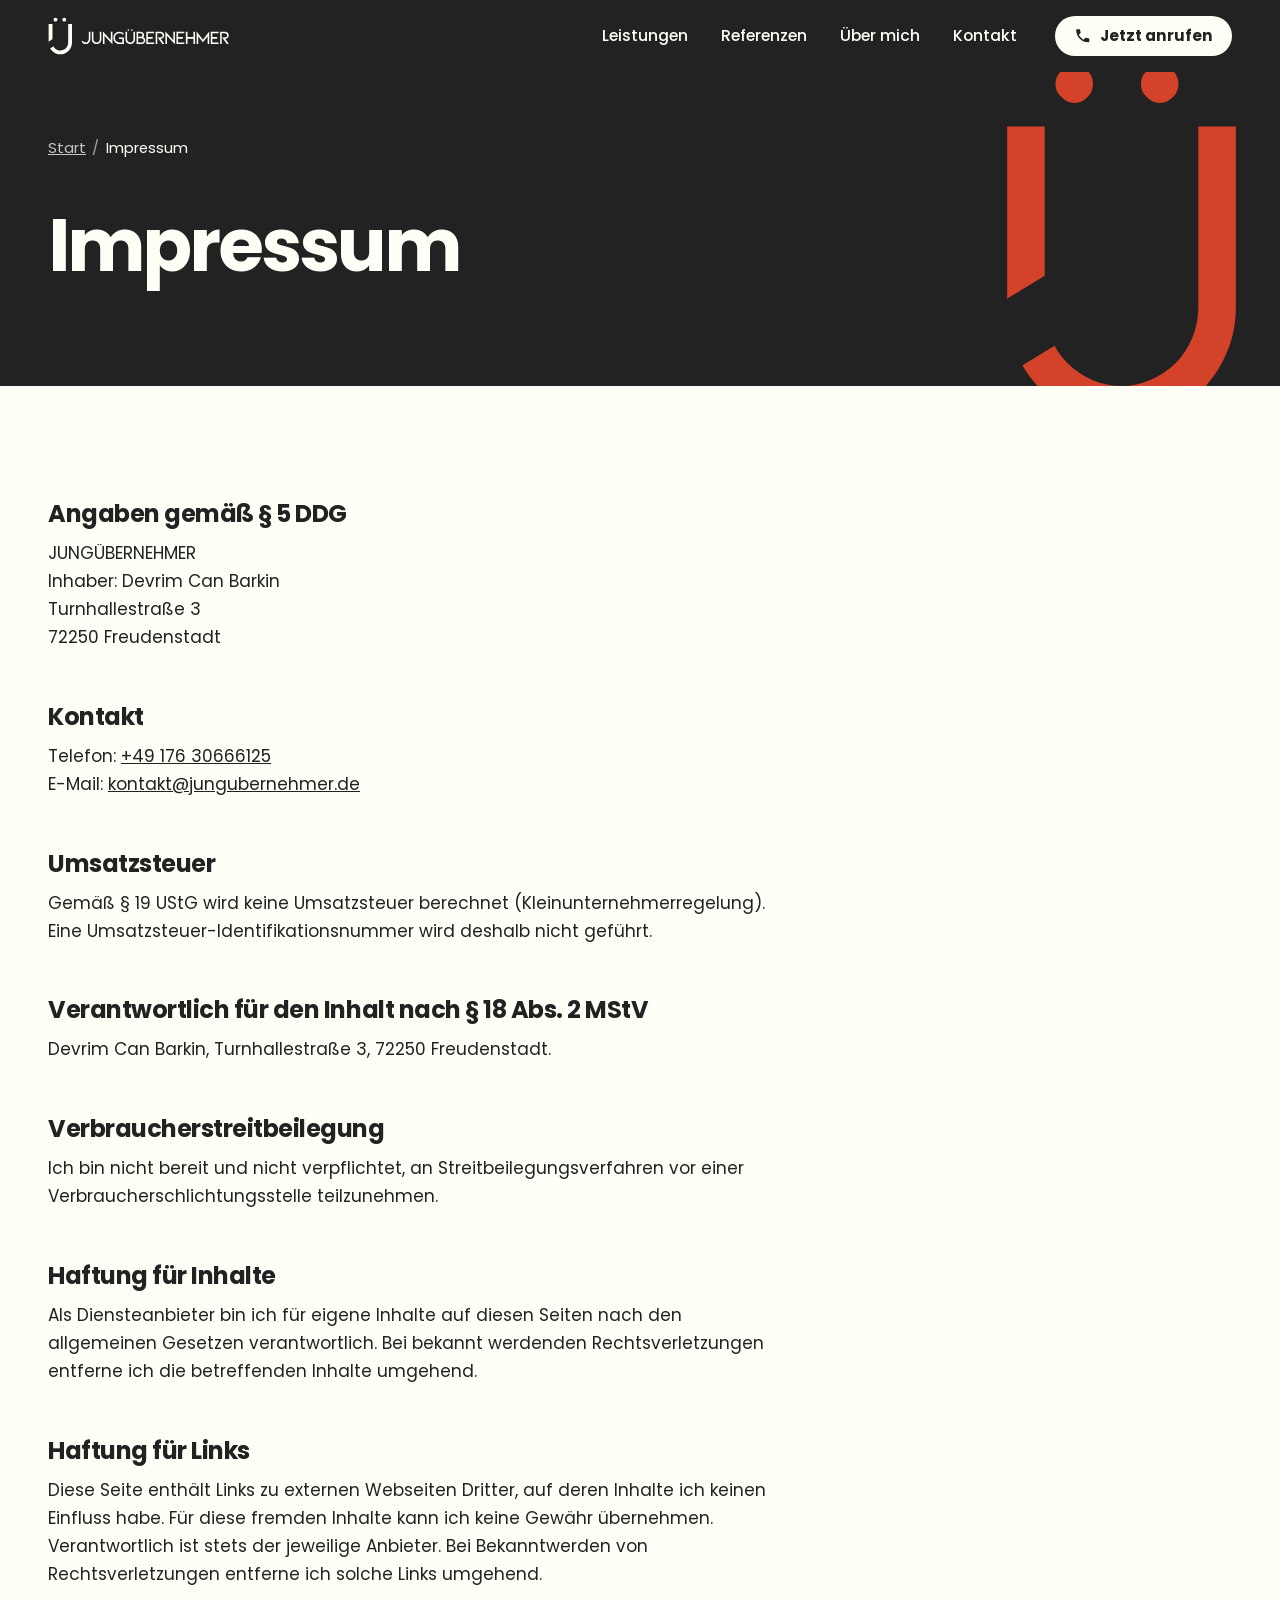
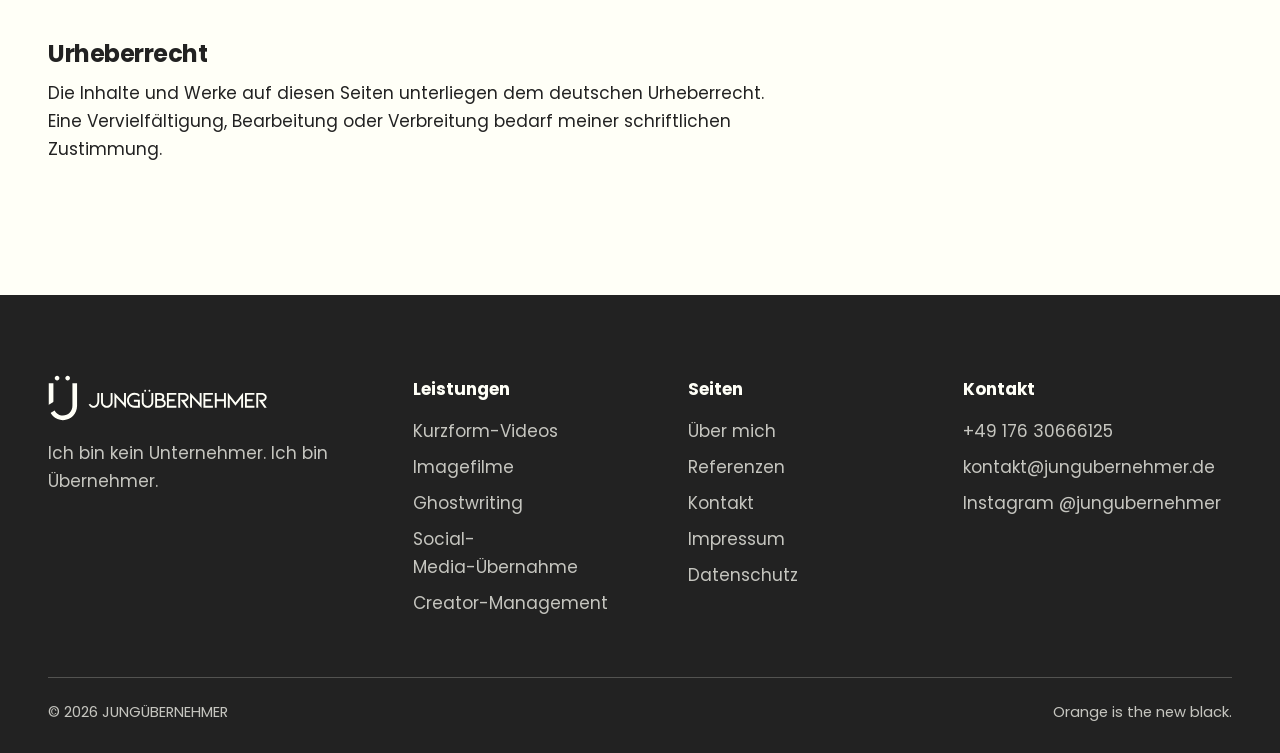
<file: impressum/index.html>
<!doctype html>
<html lang="de">
<head>
<meta charset="utf-8">
<meta name="viewport" content="width=device-width, initial-scale=1">
<title>Impressum | JUNGÜBERNEHMER</title>
<meta name="description" content="Impressum und Anbieterkennzeichnung von JUNGÜBERNEHMER, Inhaber Devrim Can Barkin.">
<meta name="robots" content="index, follow, max-image-preview:large">
<link rel="canonical" href="https://jungubernehmer.de/impressum/">
<meta name="theme-color" content="#d4422a">
<link rel="icon" href="/favicon.svg" type="image/svg+xml">
<link rel="icon" href="/favicon.ico" sizes="32x32">
<link rel="apple-touch-icon" href="/apple-touch-icon.png">
<link rel="manifest" href="/site.webmanifest">
<link rel="preload" href="/assets/fonts/poppins-700.woff" as="font" type="font/woff" crossorigin>
<link rel="preload" href="/assets/fonts/poppins-400.woff" as="font" type="font/woff" crossorigin>
<link rel="stylesheet" href="/assets/css/style.css">
<meta property="og:type" content="website">
<meta property="og:site_name" content="JUNGÜBERNEHMER">
<meta property="og:locale" content="de_DE">
<meta property="og:title" content="Impressum | JUNGÜBERNEHMER">
<meta property="og:description" content="Impressum und Anbieterkennzeichnung von JUNGÜBERNEHMER, Inhaber Devrim Can Barkin.">
<meta property="og:url" content="https://jungubernehmer.de/impressum/">
<meta property="og:image" content="https://jungubernehmer.de/assets/img/og-image.jpg">
<meta property="og:image:type" content="image/jpeg">
<meta property="og:image:width" content="1200">
<meta property="og:image:height" content="630">
<meta property="og:image:alt" content="JUNGÜBERNEHMER: Ich bin kein Unternehmer. Ich bin Übernehmer.">
<meta name="twitter:card" content="summary_large_image">
<meta name="twitter:title" content="Impressum | JUNGÜBERNEHMER">
<meta name="twitter:description" content="Impressum und Anbieterkennzeichnung von JUNGÜBERNEHMER, Inhaber Devrim Can Barkin.">
<meta name="twitter:image" content="https://jungubernehmer.de/assets/img/og-image.jpg">
<script type="application/ld+json">
{
  "@context": "https://schema.org",
  "@graph": [
    {
      "@type": "Organization",
      "@id": "https://jungubernehmer.de/#organization",
      "name": "JUNGÜBERNEHMER",
      "url": "https://jungubernehmer.de/",
      "logo": {
        "@type": "ImageObject",
        "url": "https://jungubernehmer.de/icon-512.png",
        "width": 512,
        "height": 512
      },
      "image": "https://jungubernehmer.de/assets/img/og-image.jpg",
      "email": "kontakt@jungubernehmer.de",
      "telephone": "+4917630666125",
      "slogan": "Ich bin kein Unternehmer, ich bin Übernehmer.",
      "description": "Kurzform-Videos, Imagefilme, Ghostwriting, Social-Media-Betreuung und Creator-Management für Unternehmen und Personen.",
      "founder": {
        "@id": "https://jungubernehmer.de/#founder"
      },
      "sameAs": [
        "https://www.instagram.com/jungubernehmer/"
      ],
      "areaServed": {
        "@type": "Country",
        "name": "Deutschland"
      },
      "contactPoint": {
        "@type": "ContactPoint",
        "contactType": "customer service",
        "telephone": "+4917630666125",
        "email": "kontakt@jungubernehmer.de",
        "availableLanguage": "German"
      }
    },
    {
      "@type": "Person",
      "@id": "https://jungubernehmer.de/#founder",
      "name": "Devrim Can Barkin",
      "jobTitle": "Gründer",
      "image": "https://jungubernehmer.de/assets/img/portrait-1040.jpg",
      "worksFor": {
        "@id": "https://jungubernehmer.de/#organization"
      }
    },
    {
      "@type": "WebSite",
      "@id": "https://jungubernehmer.de/#website",
      "url": "https://jungubernehmer.de/",
      "name": "JUNGÜBERNEHMER",
      "inLanguage": "de-DE",
      "publisher": {
        "@id": "https://jungubernehmer.de/#organization"
      }
    },
    {
      "@type": "BreadcrumbList",
      "@id": "https://jungubernehmer.de/impressum/#breadcrumb",
      "itemListElement": [
        {
          "@type": "ListItem",
          "position": 1,
          "name": "Start",
          "item": "https://jungubernehmer.de/"
        },
        {
          "@type": "ListItem",
          "position": 2,
          "name": "Impressum",
          "item": "https://jungubernehmer.de/impressum/"
        }
      ]
    },
    {
      "@type": "WebPage",
      "@id": "https://jungubernehmer.de/impressum/#webpage",
      "url": "https://jungubernehmer.de/impressum/",
      "name": "Impressum | JUNGÜBERNEHMER",
      "description": "Impressum und Anbieterkennzeichnung von JUNGÜBERNEHMER, Inhaber Devrim Can Barkin.",
      "inLanguage": "de-DE",
      "isPartOf": {
        "@id": "https://jungubernehmer.de/#website"
      },
      "about": {
        "@id": "https://jungubernehmer.de/#organization"
      },
      "dateModified": "2026-10-25",
      "breadcrumb": {
        "@id": "https://jungubernehmer.de/impressum/#breadcrumb"
      }
    }
  ]
}
</script>
</head>
<body>
<a class="skip" href="#inhalt">Zum Inhalt springen</a>
<header class="site-header">
  <div class="wrap">
    <a class="brand" href="/" aria-label="JUNGÜBERNEHMER, zur Startseite"><img src="/assets/logo/logo-h-light.svg" width="191" height="40" alt="JUNGÜBERNEHMER"></a>
    <nav class="nav" id="hauptnavigation" aria-label="Hauptnavigation"><a href="/leistungen/">Leistungen</a><a href="/referenzen/">Referenzen</a><a href="/ueber-mich/">Über mich</a><a href="/kontakt/">Kontakt</a></nav>
    <div class="header-actions">
      <a class="btn btn--light btn--small" href="tel:+4917630666125" aria-label="Jetzt anrufen: +49 176 30666125"><svg viewBox="0 0 24 24" aria-hidden="true" focusable="false"><path d="M6.62 10.79c1.44 2.83 3.76 5.14 6.59 6.59l2.2-2.2c.27-.27.67-.36 1.02-.24 1.12.37 2.33.57 3.57.57.55 0 1 .45 1 1V20c0 .55-.45 1-1 1-9.39 0-17-7.61-17-17 0-.55.45-1 1-1h3.5c.55 0 1 .45 1 1 0 1.25.2 2.45.57 3.57.11.35.03.74-.25 1.02l-2.2 2.2z"/></svg><span>Jetzt anrufen</span></a>
      <button class="menu-toggle" type="button" aria-expanded="false" aria-controls="hauptnavigation">Menü</button>
    </div>
  </div>
</header>
<main id="inhalt">

<section class="page-hero">
  <img class="page-hero__mark" src="/assets/logo/mark-orange.svg" alt="" width="412" height="634">
  <div class="wrap">
    <nav class="crumbs" aria-label="Brotkrumen"><ol><li><a href="/">Start</a></li><li aria-current="page">Impressum</li></ol></nav>
    <h1>Impressum</h1>
    
    
  </div>
</section>
<section class="section">
  <div class="wrap">
    <div class="prose">
      <h2>Angaben gemäß § 5 DDG</h2>
      <p>JUNGÜBERNEHMER<br>Inhaber: Devrim Can Barkin<br>Turnhallestraße 3<br>72250 Freudenstadt</p>

      <h2>Kontakt</h2>
      <p>Telefon: <a href="tel:+4917630666125">+49 176 30666125</a><br>E-Mail: <a href="mailto:kontakt@jungubernehmer.de">kontakt@jungubernehmer.de</a></p>

      <h2>Umsatzsteuer</h2>
      <p>Gemäß § 19 UStG wird keine Umsatzsteuer berechnet (Kleinunternehmerregelung). Eine Umsatzsteuer-Identifikationsnummer wird deshalb nicht geführt.</p>

      <h2>Verantwortlich für den Inhalt nach § 18 Abs. 2 MStV</h2>
      <p>Devrim Can Barkin, Turnhallestraße 3, 72250 Freudenstadt.</p>

      <h2>Verbraucherstreitbeilegung</h2>
      <p>Ich bin nicht bereit und nicht verpflichtet, an Streitbeilegungsverfahren vor einer Verbraucherschlichtungsstelle teilzunehmen.</p>

      <h2>Haftung für Inhalte</h2>
      <p>Als Diensteanbieter bin ich für eigene Inhalte auf diesen Seiten nach den allgemeinen Gesetzen verantwortlich. Bei bekannt werdenden Rechtsverletzungen entferne ich die betreffenden Inhalte umgehend.</p>

      <h2>Haftung für Links</h2>
      <p>Diese Seite enthält Links zu externen Webseiten Dritter, auf deren Inhalte ich keinen Einfluss habe. Für diese fremden Inhalte kann ich keine Gewähr übernehmen. Verantwortlich ist stets der jeweilige Anbieter. Bei Bekanntwerden von Rechtsverletzungen entferne ich solche Links umgehend.</p>

      <h2>Urheberrecht</h2>
      <p>Die Inhalte und Werke auf diesen Seiten unterliegen dem deutschen Urheberrecht. Eine Vervielfältigung, Bearbeitung oder Verbreitung bedarf meiner schriftlichen Zustimmung.</p>
    </div>
  </div>
</section>

</main>
<footer class="site-footer">
  <div class="wrap">
    <div class="footer-grid">
      <div class="footer-brand">
        <img src="/assets/logo/logo-h-light.svg" width="220" height="46" alt="JUNGÜBERNEHMER" loading="lazy">
        <p>Ich bin kein Unternehmer. Ich bin Übernehmer.</p>
      </div>
      <nav aria-label="Leistungen">
        <p class="footer-title">Leistungen</p>
        <ul><li><a href="/leistungen/kurzform-videos/">Kurzform-Videos</a></li><li><a href="/leistungen/imagefilme/">Imagefilme</a></li><li><a href="/leistungen/ghostwriting/">Ghostwriting</a></li><li><a href="/leistungen/social-media-uebernahme/">Social-Media-Übernahme</a></li><li><a href="/leistungen/creator-management/">Creator-Management</a></li></ul>
      </nav>
      <nav aria-label="Seiten">
        <p class="footer-title">Seiten</p>
        <ul>
          <li><a href="/ueber-mich/">Über mich</a></li>
          <li><a href="/referenzen/">Referenzen</a></li>
          <li><a href="/kontakt/">Kontakt</a></li>
          <li><a href="/impressum/">Impressum</a></li>
          <li><a href="/datenschutz/">Datenschutz</a></li>
        </ul>
      </nav>
      <div>
        <p class="footer-title">Kontakt</p>
        <ul>
          <li><a href="tel:+4917630666125">+49 176 30666125</a></li>
          <li><a href="mailto:kontakt@jungubernehmer.de">kontakt@jungubernehmer.de</a></li>
          <li><a href="https://www.instagram.com/jungubernehmer/" rel="noopener">Instagram @jungubernehmer</a></li>
        </ul>
      </div>
    </div>
    <div class="footer-bottom">
      <p>© 2026 JUNGÜBERNEHMER</p>
      <p>Orange is the new black.</p>
    </div>
  </div>
</footer>
<script src="/assets/js/main.js" defer></script>
</body>
</html>
</file>
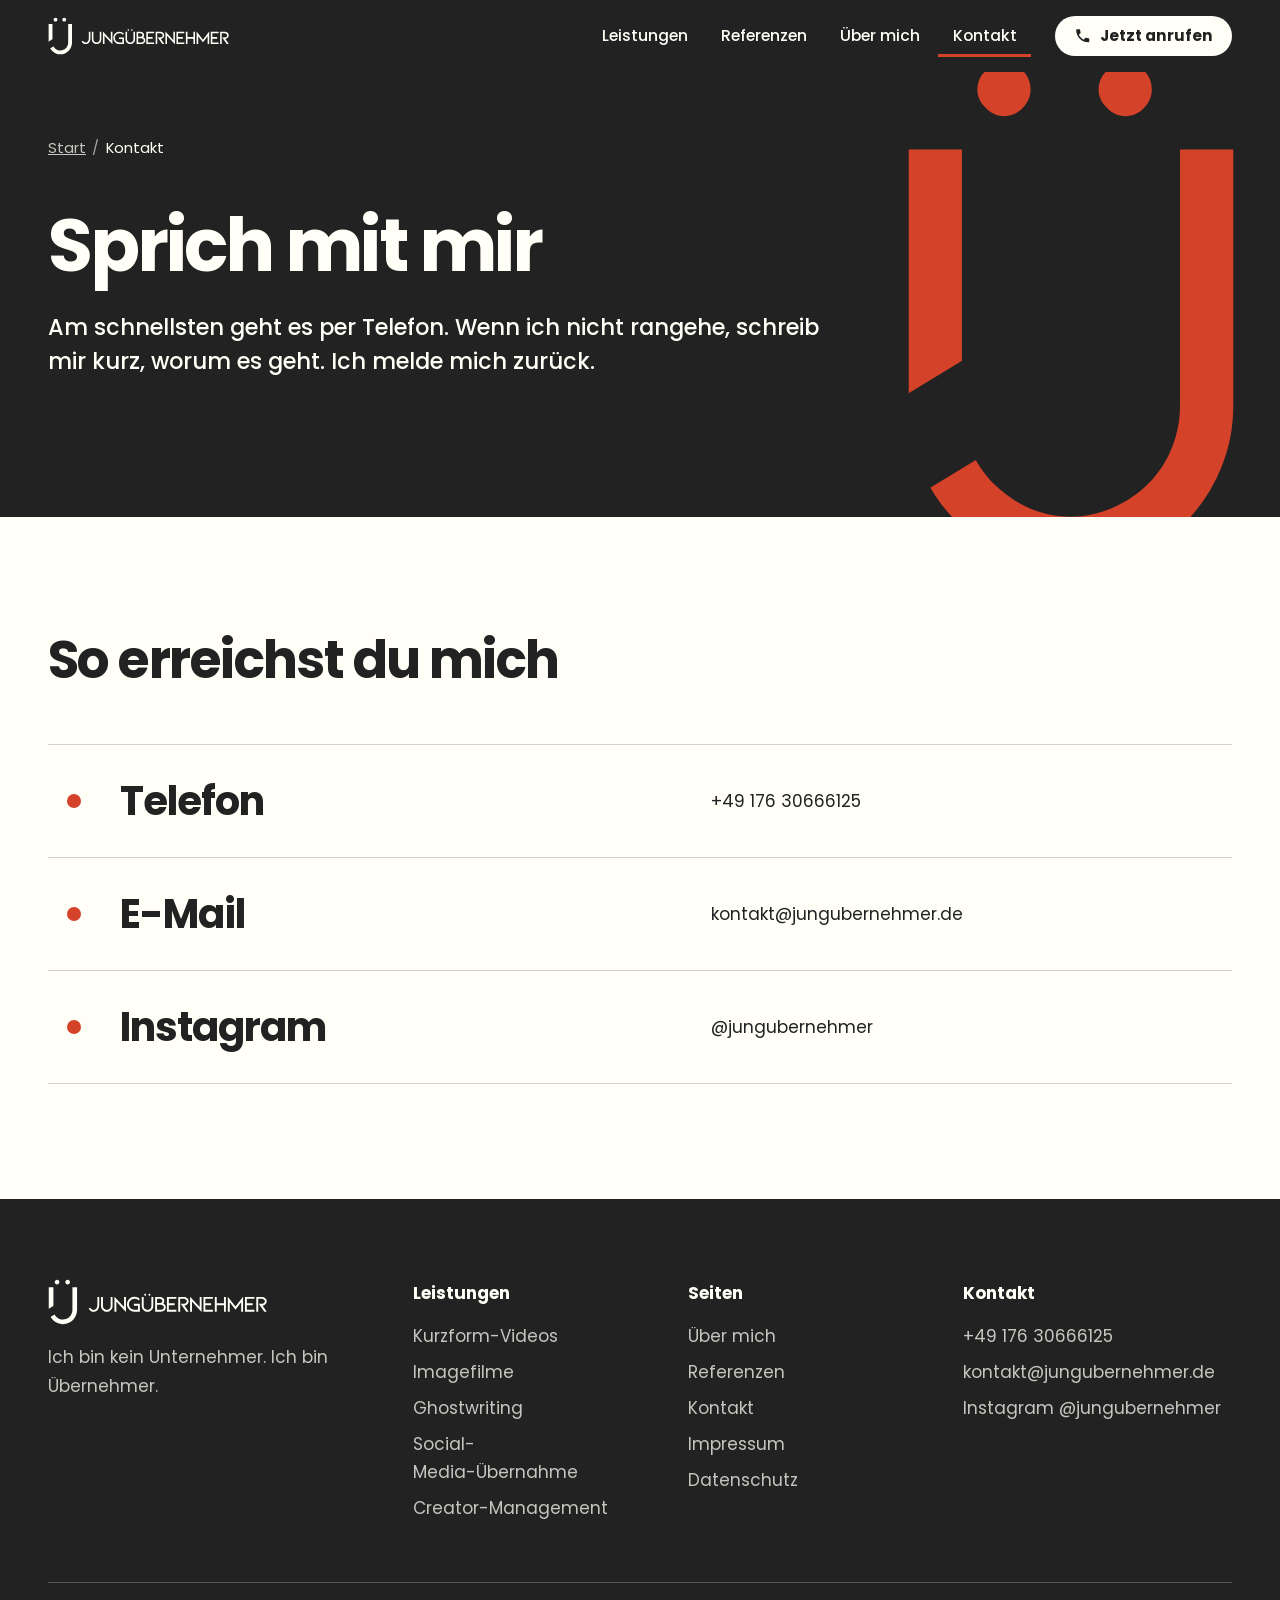
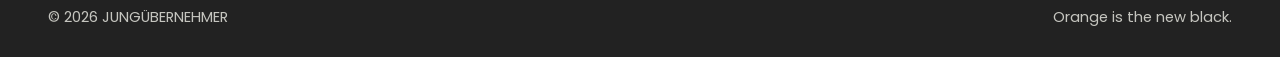
<file: kontakt/index.html>
<!doctype html>
<html lang="de">
<head>
<meta charset="utf-8">
<meta name="viewport" content="width=device-width, initial-scale=1">
<title>Kontakt: Jetzt anrufen | JUNGÜBERNEHMER</title>
<meta name="description" content="Ruf an oder schreib mir: Telefon, E-Mail und Instagram von JUNGÜBERNEHMER. Ich melde mich zurück.">
<meta name="robots" content="index, follow, max-image-preview:large">
<link rel="canonical" href="https://jungubernehmer.de/kontakt/">
<meta name="theme-color" content="#d4422a">
<link rel="icon" href="/favicon.svg" type="image/svg+xml">
<link rel="icon" href="/favicon.ico" sizes="32x32">
<link rel="apple-touch-icon" href="/apple-touch-icon.png">
<link rel="manifest" href="/site.webmanifest">
<link rel="preload" href="/assets/fonts/poppins-700.woff" as="font" type="font/woff" crossorigin>
<link rel="preload" href="/assets/fonts/poppins-400.woff" as="font" type="font/woff" crossorigin>
<link rel="stylesheet" href="/assets/css/style.css">
<meta property="og:type" content="website">
<meta property="og:site_name" content="JUNGÜBERNEHMER">
<meta property="og:locale" content="de_DE">
<meta property="og:title" content="Kontakt: Jetzt anrufen | JUNGÜBERNEHMER">
<meta property="og:description" content="Ruf an oder schreib mir: Telefon, E-Mail und Instagram von JUNGÜBERNEHMER. Ich melde mich zurück.">
<meta property="og:url" content="https://jungubernehmer.de/kontakt/">
<meta property="og:image" content="https://jungubernehmer.de/assets/img/og-image.jpg">
<meta property="og:image:type" content="image/jpeg">
<meta property="og:image:width" content="1200">
<meta property="og:image:height" content="630">
<meta property="og:image:alt" content="JUNGÜBERNEHMER: Ich bin kein Unternehmer. Ich bin Übernehmer.">
<meta name="twitter:card" content="summary_large_image">
<meta name="twitter:title" content="Kontakt: Jetzt anrufen | JUNGÜBERNEHMER">
<meta name="twitter:description" content="Ruf an oder schreib mir: Telefon, E-Mail und Instagram von JUNGÜBERNEHMER. Ich melde mich zurück.">
<meta name="twitter:image" content="https://jungubernehmer.de/assets/img/og-image.jpg">
<script type="application/ld+json">
{
  "@context": "https://schema.org",
  "@graph": [
    {
      "@type": "Organization",
      "@id": "https://jungubernehmer.de/#organization",
      "name": "JUNGÜBERNEHMER",
      "url": "https://jungubernehmer.de/",
      "logo": {
        "@type": "ImageObject",
        "url": "https://jungubernehmer.de/icon-512.png",
        "width": 512,
        "height": 512
      },
      "image": "https://jungubernehmer.de/assets/img/og-image.jpg",
      "email": "kontakt@jungubernehmer.de",
      "telephone": "+4917630666125",
      "slogan": "Ich bin kein Unternehmer, ich bin Übernehmer.",
      "description": "Kurzform-Videos, Imagefilme, Ghostwriting, Social-Media-Betreuung und Creator-Management für Unternehmen und Personen.",
      "founder": {
        "@id": "https://jungubernehmer.de/#founder"
      },
      "sameAs": [
        "https://www.instagram.com/jungubernehmer/"
      ],
      "areaServed": {
        "@type": "Country",
        "name": "Deutschland"
      },
      "contactPoint": {
        "@type": "ContactPoint",
        "contactType": "customer service",
        "telephone": "+4917630666125",
        "email": "kontakt@jungubernehmer.de",
        "availableLanguage": "German"
      }
    },
    {
      "@type": "Person",
      "@id": "https://jungubernehmer.de/#founder",
      "name": "Devrim Can Barkin",
      "jobTitle": "Gründer",
      "image": "https://jungubernehmer.de/assets/img/portrait-1040.jpg",
      "worksFor": {
        "@id": "https://jungubernehmer.de/#organization"
      }
    },
    {
      "@type": "WebSite",
      "@id": "https://jungubernehmer.de/#website",
      "url": "https://jungubernehmer.de/",
      "name": "JUNGÜBERNEHMER",
      "inLanguage": "de-DE",
      "publisher": {
        "@id": "https://jungubernehmer.de/#organization"
      }
    },
    {
      "@type": "BreadcrumbList",
      "@id": "https://jungubernehmer.de/kontakt/#breadcrumb",
      "itemListElement": [
        {
          "@type": "ListItem",
          "position": 1,
          "name": "Start",
          "item": "https://jungubernehmer.de/"
        },
        {
          "@type": "ListItem",
          "position": 2,
          "name": "Kontakt",
          "item": "https://jungubernehmer.de/kontakt/"
        }
      ]
    },
    {
      "@type": "ContactPage",
      "@id": "https://jungubernehmer.de/kontakt/#webpage",
      "url": "https://jungubernehmer.de/kontakt/",
      "name": "Kontakt: Jetzt anrufen | JUNGÜBERNEHMER",
      "description": "Ruf an oder schreib mir: Telefon, E-Mail und Instagram von JUNGÜBERNEHMER. Ich melde mich zurück.",
      "inLanguage": "de-DE",
      "isPartOf": {
        "@id": "https://jungubernehmer.de/#website"
      },
      "about": {
        "@id": "https://jungubernehmer.de/#organization"
      },
      "dateModified": "2026-10-25",
      "breadcrumb": {
        "@id": "https://jungubernehmer.de/kontakt/#breadcrumb"
      }
    }
  ]
}
</script>
</head>
<body>
<a class="skip" href="#inhalt">Zum Inhalt springen</a>
<header class="site-header">
  <div class="wrap">
    <a class="brand" href="/" aria-label="JUNGÜBERNEHMER, zur Startseite"><img src="/assets/logo/logo-h-light.svg" width="191" height="40" alt="JUNGÜBERNEHMER"></a>
    <nav class="nav" id="hauptnavigation" aria-label="Hauptnavigation"><a href="/leistungen/">Leistungen</a><a href="/referenzen/">Referenzen</a><a href="/ueber-mich/">Über mich</a><a href="/kontakt/" aria-current="page">Kontakt</a></nav>
    <div class="header-actions">
      <a class="btn btn--light btn--small" href="tel:+4917630666125" aria-label="Jetzt anrufen: +49 176 30666125"><svg viewBox="0 0 24 24" aria-hidden="true" focusable="false"><path d="M6.62 10.79c1.44 2.83 3.76 5.14 6.59 6.59l2.2-2.2c.27-.27.67-.36 1.02-.24 1.12.37 2.33.57 3.57.57.55 0 1 .45 1 1V20c0 .55-.45 1-1 1-9.39 0-17-7.61-17-17 0-.55.45-1 1-1h3.5c.55 0 1 .45 1 1 0 1.25.2 2.45.57 3.57.11.35.03.74-.25 1.02l-2.2 2.2z"/></svg><span>Jetzt anrufen</span></a>
      <button class="menu-toggle" type="button" aria-expanded="false" aria-controls="hauptnavigation">Menü</button>
    </div>
  </div>
</header>
<main id="inhalt">

<section class="page-hero">
  <img class="page-hero__mark" src="/assets/logo/mark-orange.svg" alt="" width="412" height="634">
  <div class="wrap">
    <nav class="crumbs" aria-label="Brotkrumen"><ol><li><a href="/">Start</a></li><li aria-current="page">Kontakt</li></ol></nav>
    <h1>Sprich mit mir</h1>
    <p class="lead">Am schnellsten geht es per Telefon. Wenn ich nicht rangehe, schreib mir kurz, worum es geht. Ich melde mich zurück.</p>
    
  </div>
</section>
<section class="section">
  <div class="wrap">
    <div class="section__head"><h2>So erreichst du mich</h2></div>
    <ul class="rows">
      <li><a class="row" href="tel:+4917630666125"><h3 class="row__title">Telefon</h3><p class="row__text">+49 176 30666125</p></a></li>
      <li><a class="row" href="mailto:kontakt@jungubernehmer.de"><h3 class="row__title">E-Mail</h3><p class="row__text">kontakt@jungubernehmer.de</p></a></li>
      <li><a class="row" href="https://www.instagram.com/jungubernehmer/" rel="noopener"><h3 class="row__title">Instagram</h3><p class="row__text">@jungubernehmer</p></a></li>
    </ul>
    <!-- Platz für ein späteres Kontaktformular: Formular hier einsetzen und die Datenschutzerklärung ergänzen. -->
  </div>
</section>

</main>
<footer class="site-footer">
  <div class="wrap">
    <div class="footer-grid">
      <div class="footer-brand">
        <img src="/assets/logo/logo-h-light.svg" width="220" height="46" alt="JUNGÜBERNEHMER" loading="lazy">
        <p>Ich bin kein Unternehmer. Ich bin Übernehmer.</p>
      </div>
      <nav aria-label="Leistungen">
        <p class="footer-title">Leistungen</p>
        <ul><li><a href="/leistungen/kurzform-videos/">Kurzform-Videos</a></li><li><a href="/leistungen/imagefilme/">Imagefilme</a></li><li><a href="/leistungen/ghostwriting/">Ghostwriting</a></li><li><a href="/leistungen/social-media-uebernahme/">Social-Media-Übernahme</a></li><li><a href="/leistungen/creator-management/">Creator-Management</a></li></ul>
      </nav>
      <nav aria-label="Seiten">
        <p class="footer-title">Seiten</p>
        <ul>
          <li><a href="/ueber-mich/">Über mich</a></li>
          <li><a href="/referenzen/">Referenzen</a></li>
          <li><a href="/kontakt/">Kontakt</a></li>
          <li><a href="/impressum/">Impressum</a></li>
          <li><a href="/datenschutz/">Datenschutz</a></li>
        </ul>
      </nav>
      <div>
        <p class="footer-title">Kontakt</p>
        <ul>
          <li><a href="tel:+4917630666125">+49 176 30666125</a></li>
          <li><a href="mailto:kontakt@jungubernehmer.de">kontakt@jungubernehmer.de</a></li>
          <li><a href="https://www.instagram.com/jungubernehmer/" rel="noopener">Instagram @jungubernehmer</a></li>
        </ul>
      </div>
    </div>
    <div class="footer-bottom">
      <p>© 2026 JUNGÜBERNEHMER</p>
      <p>Orange is the new black.</p>
    </div>
  </div>
</footer>
<script src="/assets/js/main.js" defer></script>
</body>
</html>
</file>
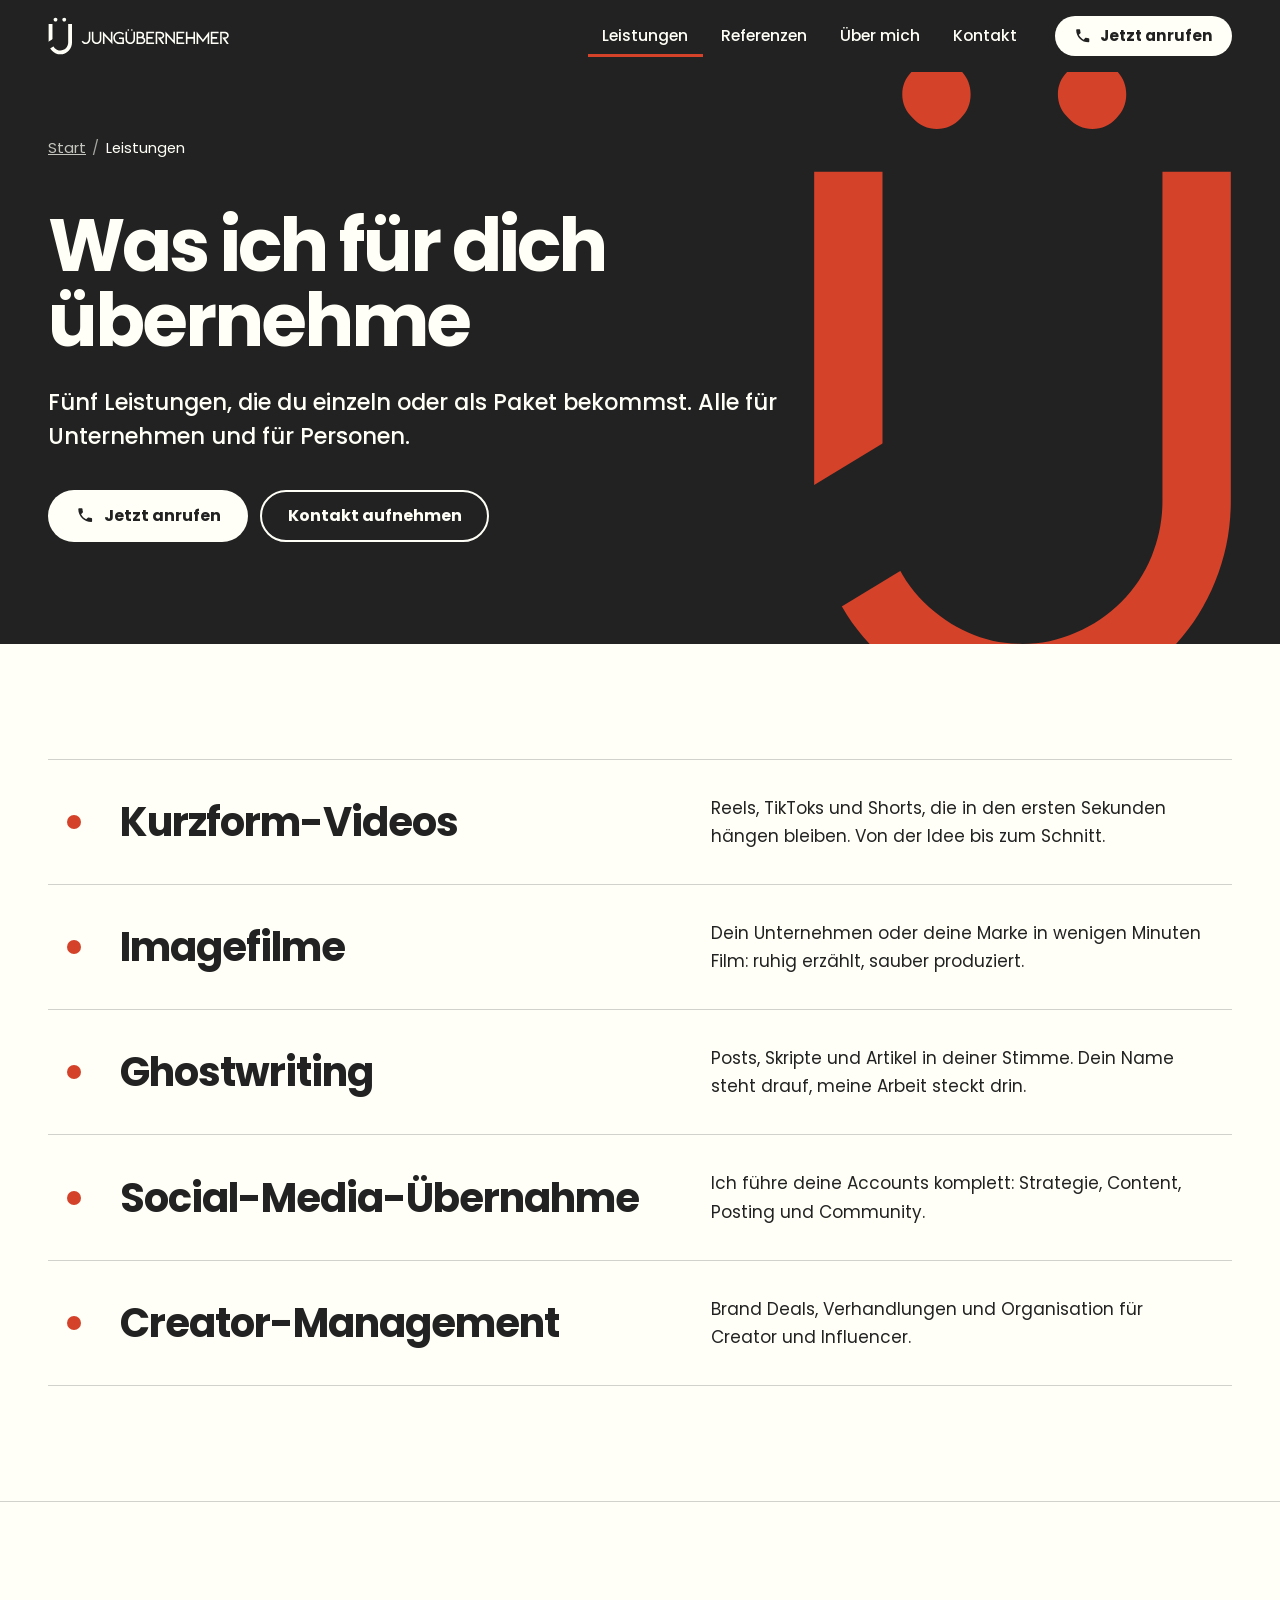
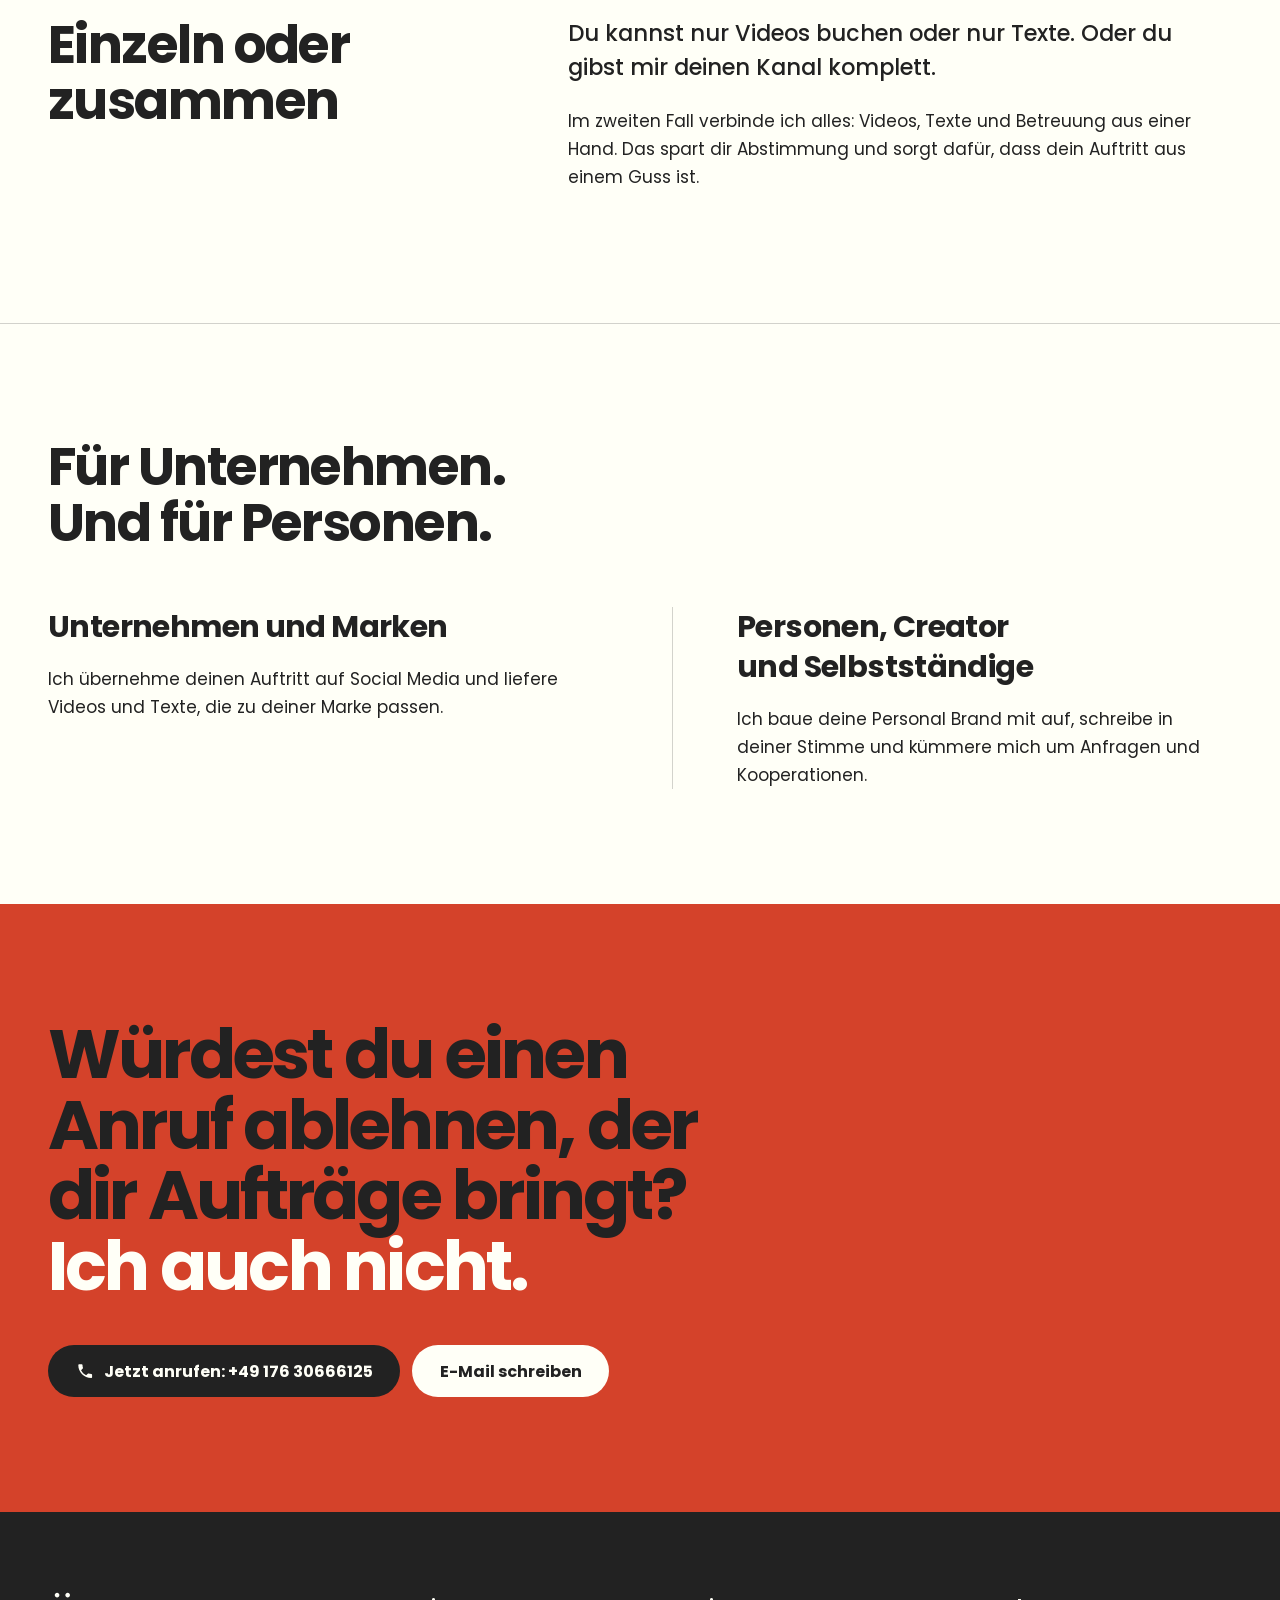
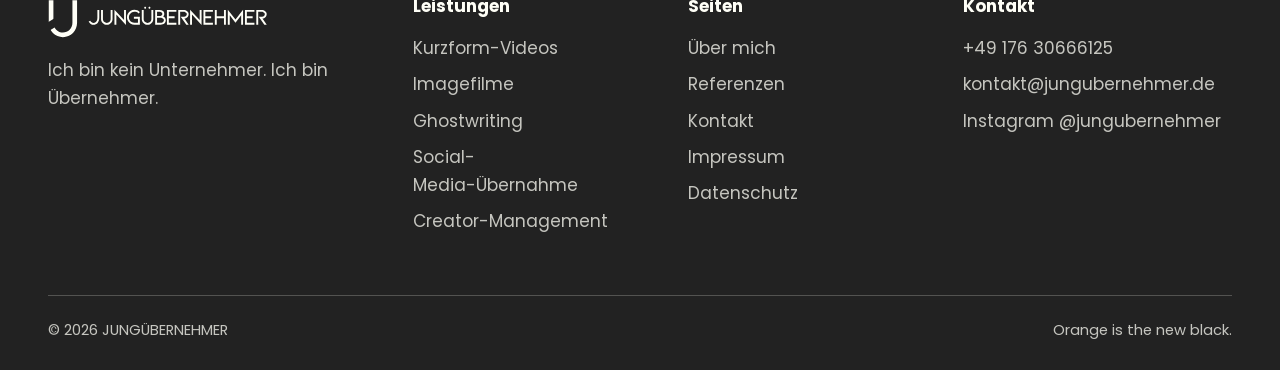
<file: leistungen/index.html>
<!doctype html>
<html lang="de">
<head>
<meta charset="utf-8">
<meta name="viewport" content="width=device-width, initial-scale=1">
<title>Leistungen für Social Media &amp; Video | JUNGÜBERNEHMER</title>
<meta name="description" content="Kurzform-Videos, Imagefilme, Ghostwriting, Social-Media-Betreuung und Creator-Management: Das übernehme ich für Unternehmen und Personen.">
<meta name="robots" content="index, follow, max-image-preview:large">
<link rel="canonical" href="https://jungubernehmer.de/leistungen/">
<meta name="theme-color" content="#d4422a">
<link rel="icon" href="/favicon.svg" type="image/svg+xml">
<link rel="icon" href="/favicon.ico" sizes="32x32">
<link rel="apple-touch-icon" href="/apple-touch-icon.png">
<link rel="manifest" href="/site.webmanifest">
<link rel="preload" href="/assets/fonts/poppins-700.woff" as="font" type="font/woff" crossorigin>
<link rel="preload" href="/assets/fonts/poppins-400.woff" as="font" type="font/woff" crossorigin>
<link rel="stylesheet" href="/assets/css/style.css">
<meta property="og:type" content="website">
<meta property="og:site_name" content="JUNGÜBERNEHMER">
<meta property="og:locale" content="de_DE">
<meta property="og:title" content="Leistungen für Social Media &amp; Video | JUNGÜBERNEHMER">
<meta property="og:description" content="Kurzform-Videos, Imagefilme, Ghostwriting, Social-Media-Betreuung und Creator-Management: Das übernehme ich für Unternehmen und Personen.">
<meta property="og:url" content="https://jungubernehmer.de/leistungen/">
<meta property="og:image" content="https://jungubernehmer.de/assets/img/og-image.jpg">
<meta property="og:image:type" content="image/jpeg">
<meta property="og:image:width" content="1200">
<meta property="og:image:height" content="630">
<meta property="og:image:alt" content="JUNGÜBERNEHMER: Ich bin kein Unternehmer. Ich bin Übernehmer.">
<meta name="twitter:card" content="summary_large_image">
<meta name="twitter:title" content="Leistungen für Social Media &amp; Video | JUNGÜBERNEHMER">
<meta name="twitter:description" content="Kurzform-Videos, Imagefilme, Ghostwriting, Social-Media-Betreuung und Creator-Management: Das übernehme ich für Unternehmen und Personen.">
<meta name="twitter:image" content="https://jungubernehmer.de/assets/img/og-image.jpg">
<script type="application/ld+json">
{
  "@context": "https://schema.org",
  "@graph": [
    {
      "@type": "Organization",
      "@id": "https://jungubernehmer.de/#organization",
      "name": "JUNGÜBERNEHMER",
      "url": "https://jungubernehmer.de/",
      "logo": {
        "@type": "ImageObject",
        "url": "https://jungubernehmer.de/icon-512.png",
        "width": 512,
        "height": 512
      },
      "image": "https://jungubernehmer.de/assets/img/og-image.jpg",
      "email": "kontakt@jungubernehmer.de",
      "telephone": "+4917630666125",
      "slogan": "Ich bin kein Unternehmer, ich bin Übernehmer.",
      "description": "Kurzform-Videos, Imagefilme, Ghostwriting, Social-Media-Betreuung und Creator-Management für Unternehmen und Personen.",
      "founder": {
        "@id": "https://jungubernehmer.de/#founder"
      },
      "sameAs": [
        "https://www.instagram.com/jungubernehmer/"
      ],
      "areaServed": {
        "@type": "Country",
        "name": "Deutschland"
      },
      "contactPoint": {
        "@type": "ContactPoint",
        "contactType": "customer service",
        "telephone": "+4917630666125",
        "email": "kontakt@jungubernehmer.de",
        "availableLanguage": "German"
      }
    },
    {
      "@type": "Person",
      "@id": "https://jungubernehmer.de/#founder",
      "name": "Devrim Can Barkin",
      "jobTitle": "Gründer",
      "image": "https://jungubernehmer.de/assets/img/portrait-1040.jpg",
      "worksFor": {
        "@id": "https://jungubernehmer.de/#organization"
      }
    },
    {
      "@type": "WebSite",
      "@id": "https://jungubernehmer.de/#website",
      "url": "https://jungubernehmer.de/",
      "name": "JUNGÜBERNEHMER",
      "inLanguage": "de-DE",
      "publisher": {
        "@id": "https://jungubernehmer.de/#organization"
      }
    },
    {
      "@type": "BreadcrumbList",
      "@id": "https://jungubernehmer.de/leistungen/#breadcrumb",
      "itemListElement": [
        {
          "@type": "ListItem",
          "position": 1,
          "name": "Start",
          "item": "https://jungubernehmer.de/"
        },
        {
          "@type": "ListItem",
          "position": 2,
          "name": "Leistungen",
          "item": "https://jungubernehmer.de/leistungen/"
        }
      ]
    },
    {
      "@type": "CollectionPage",
      "@id": "https://jungubernehmer.de/leistungen/#webpage",
      "url": "https://jungubernehmer.de/leistungen/",
      "name": "Leistungen für Social Media & Video | JUNGÜBERNEHMER",
      "description": "Kurzform-Videos, Imagefilme, Ghostwriting, Social-Media-Betreuung und Creator-Management: Das übernehme ich für Unternehmen und Personen.",
      "inLanguage": "de-DE",
      "isPartOf": {
        "@id": "https://jungubernehmer.de/#website"
      },
      "about": {
        "@id": "https://jungubernehmer.de/#organization"
      },
      "dateModified": "2026-10-25",
      "breadcrumb": {
        "@id": "https://jungubernehmer.de/leistungen/#breadcrumb"
      }
    }
  ]
}
</script>
</head>
<body>
<a class="skip" href="#inhalt">Zum Inhalt springen</a>
<header class="site-header">
  <div class="wrap">
    <a class="brand" href="/" aria-label="JUNGÜBERNEHMER, zur Startseite"><img src="/assets/logo/logo-h-light.svg" width="191" height="40" alt="JUNGÜBERNEHMER"></a>
    <nav class="nav" id="hauptnavigation" aria-label="Hauptnavigation"><a href="/leistungen/" aria-current="page">Leistungen</a><a href="/referenzen/">Referenzen</a><a href="/ueber-mich/">Über mich</a><a href="/kontakt/">Kontakt</a></nav>
    <div class="header-actions">
      <a class="btn btn--light btn--small" href="tel:+4917630666125" aria-label="Jetzt anrufen: +49 176 30666125"><svg viewBox="0 0 24 24" aria-hidden="true" focusable="false"><path d="M6.62 10.79c1.44 2.83 3.76 5.14 6.59 6.59l2.2-2.2c.27-.27.67-.36 1.02-.24 1.12.37 2.33.57 3.57.57.55 0 1 .45 1 1V20c0 .55-.45 1-1 1-9.39 0-17-7.61-17-17 0-.55.45-1 1-1h3.5c.55 0 1 .45 1 1 0 1.25.2 2.45.57 3.57.11.35.03.74-.25 1.02l-2.2 2.2z"/></svg><span>Jetzt anrufen</span></a>
      <button class="menu-toggle" type="button" aria-expanded="false" aria-controls="hauptnavigation">Menü</button>
    </div>
  </div>
</header>
<main id="inhalt">

<section class="page-hero">
  <img class="page-hero__mark" src="/assets/logo/mark-orange.svg" alt="" width="412" height="634">
  <div class="wrap">
    <nav class="crumbs" aria-label="Brotkrumen"><ol><li><a href="/">Start</a></li><li aria-current="page">Leistungen</li></ol></nav>
    <h1>Was ich für dich übernehme</h1>
    <p class="lead">Fünf Leistungen, die du einzeln oder als Paket bekommst. Alle für Unternehmen und für Personen.</p>
    <p class="actions"><a class="btn btn--light" href="tel:+4917630666125"><svg viewBox="0 0 24 24" aria-hidden="true" focusable="false"><path d="M6.62 10.79c1.44 2.83 3.76 5.14 6.59 6.59l2.2-2.2c.27-.27.67-.36 1.02-.24 1.12.37 2.33.57 3.57.57.55 0 1 .45 1 1V20c0 .55-.45 1-1 1-9.39 0-17-7.61-17-17 0-.55.45-1 1-1h3.5c.55 0 1 .45 1 1 0 1.25.2 2.45.57 3.57.11.35.03.74-.25 1.02l-2.2 2.2z"/></svg>Jetzt anrufen</a><a class="btn btn--line" href="/kontakt/">Kontakt aufnehmen</a></p>
  </div>
</section>
<section class="section">
  <div class="wrap"><ul class="rows"><li><a class="row" href="/leistungen/kurzform-videos/"><h3 class="row__title">Kurzform-Videos</h3><p class="row__text">Reels, TikToks und Shorts, die in den ersten Sekunden hängen bleiben. Von der Idee bis zum Schnitt.</p></a></li><li><a class="row" href="/leistungen/imagefilme/"><h3 class="row__title">Imagefilme</h3><p class="row__text">Dein Unternehmen oder deine Marke in wenigen Minuten Film: ruhig erzählt, sauber produziert.</p></a></li><li><a class="row" href="/leistungen/ghostwriting/"><h3 class="row__title">Ghostwriting</h3><p class="row__text">Posts, Skripte und Artikel in deiner Stimme. Dein Name steht drauf, meine Arbeit steckt drin.</p></a></li><li><a class="row" href="/leistungen/social-media-uebernahme/"><h3 class="row__title">Social-Media-Übernahme</h3><p class="row__text">Ich führe deine Accounts komplett: Strategie, Content, Posting und Community.</p></a></li><li><a class="row" href="/leistungen/creator-management/"><h3 class="row__title">Creator-Management</h3><p class="row__text">Brand Deals, Verhandlungen und Organisation für Creator und Influencer.</p></a></li></ul></div>
</section>
<section class="section section--line">
  <div class="wrap">
    <div class="two-col">
      <div class="two-col__head"><h2>Einzeln oder zusammen</h2></div>
      <div>
        <p class="lead">Du kannst nur Videos buchen oder nur Texte. Oder du gibst mir deinen Kanal komplett.</p>
        <p>Im zweiten Fall verbinde ich alles: Videos, Texte und Betreuung aus einer Hand. Das spart dir Abstimmung und sorgt dafür, dass dein Auftritt aus einem Guss ist.</p>
      </div>
    </div>
  </div>
</section>
<section class="section section--line">
  <div class="wrap">
    <div class="section__head"><h2>Für Unternehmen. Und für Personen.</h2></div>
    <div class="split"><div><h3>Unternehmen und Marken</h3><p>Ich übernehme deinen Auftritt auf Social Media und liefere Videos und Texte, die zu deiner Marke passen.</p></div><div><h3>Personen, Creator und Selbstständige</h3><p>Ich baue deine Personal Brand mit auf, schreibe in deiner Stimme und kümmere mich um Anfragen und Kooperationen.</p></div></div>
  </div>
</section>
<section class="section section--orange cta">
  <div class="wrap">
    <h2><span>Würdest du einen Anruf ablehnen, der dir Aufträge bringt?</span><span class="cta__b">Ich auch nicht.</span></h2>
    <p class="actions">
      <a class="btn btn--ink" href="tel:+4917630666125"><svg viewBox="0 0 24 24" aria-hidden="true" focusable="false"><path d="M6.62 10.79c1.44 2.83 3.76 5.14 6.59 6.59l2.2-2.2c.27-.27.67-.36 1.02-.24 1.12.37 2.33.57 3.57.57.55 0 1 .45 1 1V20c0 .55-.45 1-1 1-9.39 0-17-7.61-17-17 0-.55.45-1 1-1h3.5c.55 0 1 .45 1 1 0 1.25.2 2.45.57 3.57.11.35.03.74-.25 1.02l-2.2 2.2z"/></svg>Jetzt anrufen: +49 176 30666125</a>
      <a class="btn btn--light" href="mailto:kontakt@jungubernehmer.de">E-Mail schreiben</a>
    </p>
  </div>
</section>

</main>
<footer class="site-footer">
  <div class="wrap">
    <div class="footer-grid">
      <div class="footer-brand">
        <img src="/assets/logo/logo-h-light.svg" width="220" height="46" alt="JUNGÜBERNEHMER" loading="lazy">
        <p>Ich bin kein Unternehmer. Ich bin Übernehmer.</p>
      </div>
      <nav aria-label="Leistungen">
        <p class="footer-title">Leistungen</p>
        <ul><li><a href="/leistungen/kurzform-videos/">Kurzform-Videos</a></li><li><a href="/leistungen/imagefilme/">Imagefilme</a></li><li><a href="/leistungen/ghostwriting/">Ghostwriting</a></li><li><a href="/leistungen/social-media-uebernahme/">Social-Media-Übernahme</a></li><li><a href="/leistungen/creator-management/">Creator-Management</a></li></ul>
      </nav>
      <nav aria-label="Seiten">
        <p class="footer-title">Seiten</p>
        <ul>
          <li><a href="/ueber-mich/">Über mich</a></li>
          <li><a href="/referenzen/">Referenzen</a></li>
          <li><a href="/kontakt/">Kontakt</a></li>
          <li><a href="/impressum/">Impressum</a></li>
          <li><a href="/datenschutz/">Datenschutz</a></li>
        </ul>
      </nav>
      <div>
        <p class="footer-title">Kontakt</p>
        <ul>
          <li><a href="tel:+4917630666125">+49 176 30666125</a></li>
          <li><a href="mailto:kontakt@jungubernehmer.de">kontakt@jungubernehmer.de</a></li>
          <li><a href="https://www.instagram.com/jungubernehmer/" rel="noopener">Instagram @jungubernehmer</a></li>
        </ul>
      </div>
    </div>
    <div class="footer-bottom">
      <p>© 2026 JUNGÜBERNEHMER</p>
      <p>Orange is the new black.</p>
    </div>
  </div>
</footer>
<script src="/assets/js/main.js" defer></script>
</body>
</html>
</file>
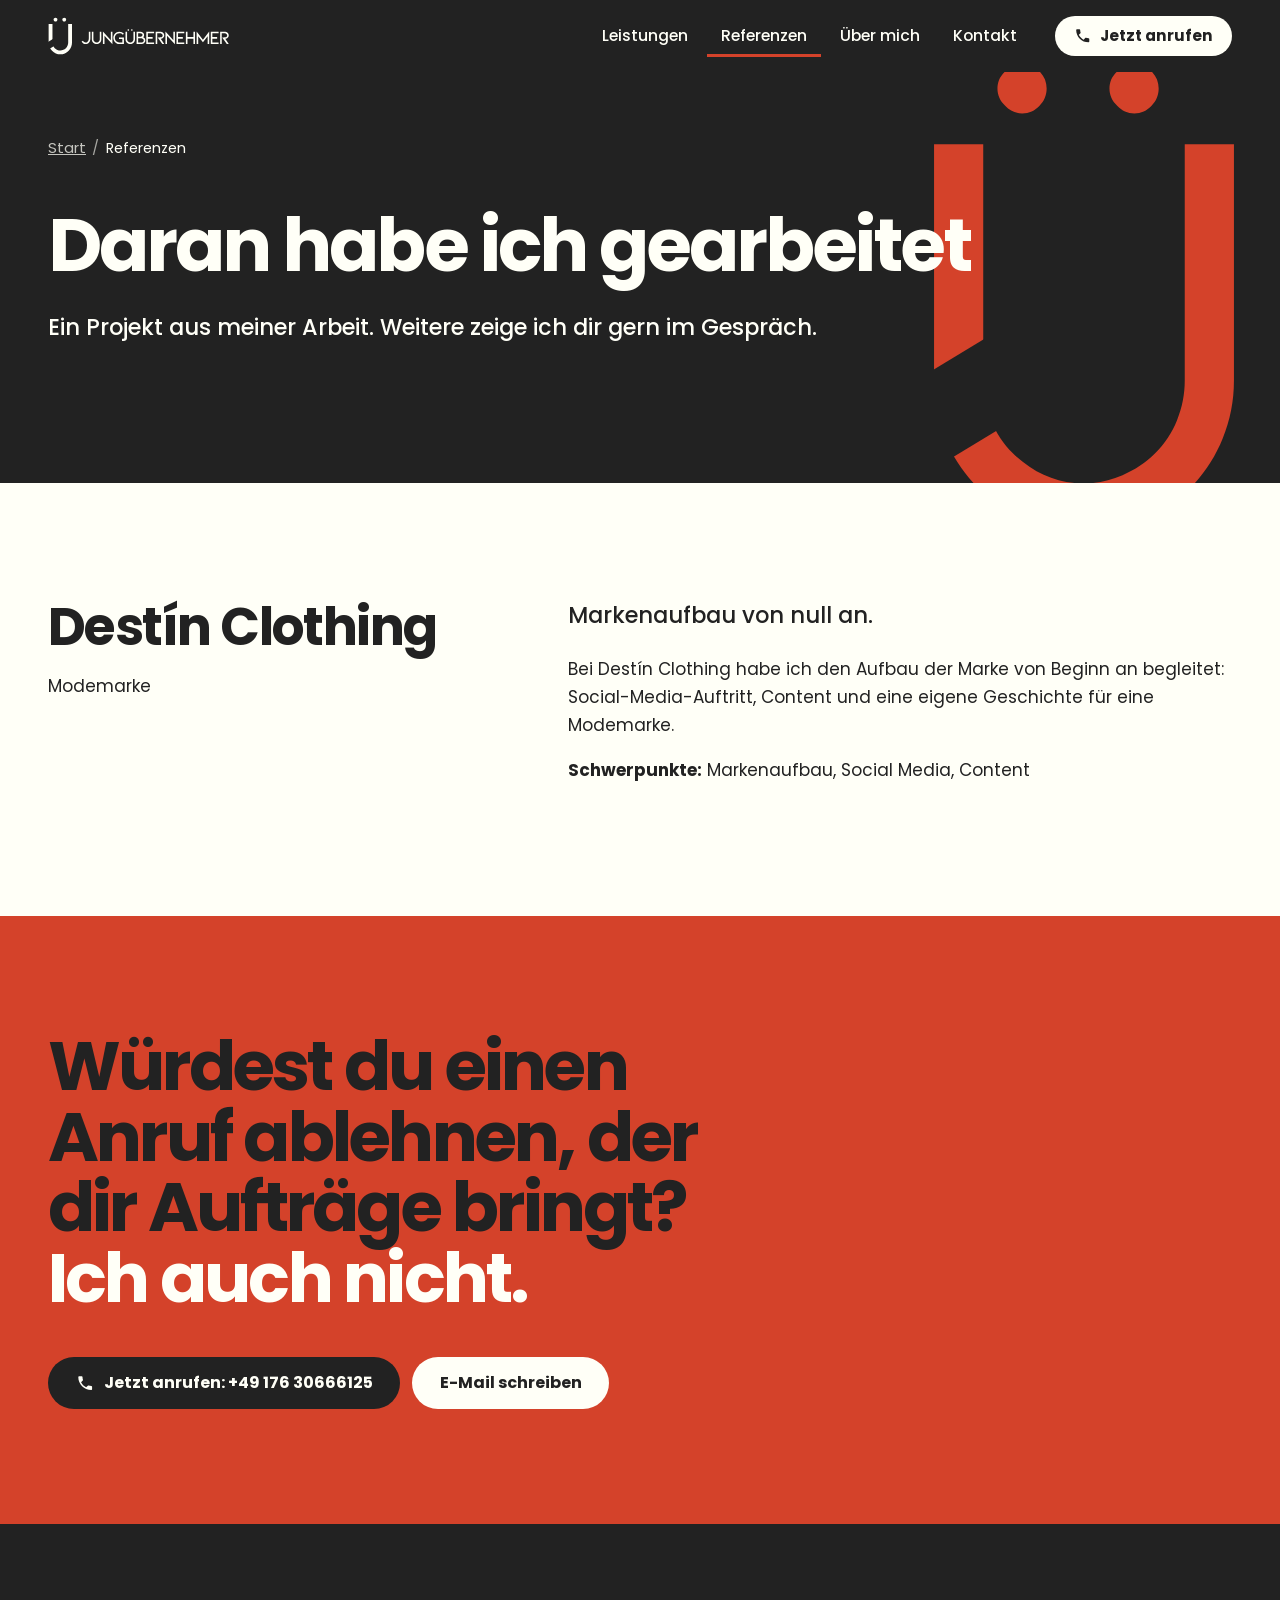
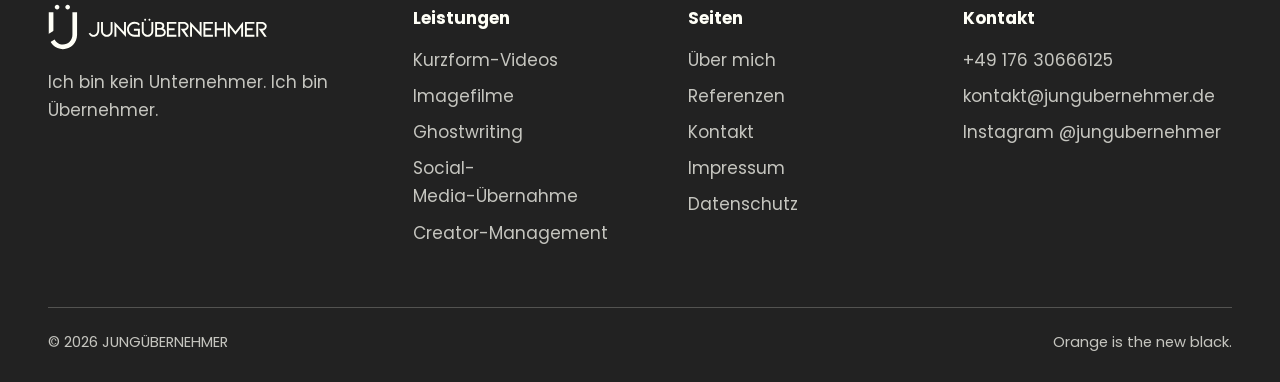
<file: referenzen/index.html>
<!doctype html>
<html lang="de">
<head>
<meta charset="utf-8">
<meta name="viewport" content="width=device-width, initial-scale=1">
<title>Referenzen und Projekte | JUNGÜBERNEHMER</title>
<meta name="description" content="Ein Projekt aus meiner Arbeit: Markenaufbau für die Modemarke Destín Clothing. Weitere Referenzen zeige ich dir im Gespräch.">
<meta name="robots" content="index, follow, max-image-preview:large">
<link rel="canonical" href="https://jungubernehmer.de/referenzen/">
<meta name="theme-color" content="#d4422a">
<link rel="icon" href="/favicon.svg" type="image/svg+xml">
<link rel="icon" href="/favicon.ico" sizes="32x32">
<link rel="apple-touch-icon" href="/apple-touch-icon.png">
<link rel="manifest" href="/site.webmanifest">
<link rel="preload" href="/assets/fonts/poppins-700.woff" as="font" type="font/woff" crossorigin>
<link rel="preload" href="/assets/fonts/poppins-400.woff" as="font" type="font/woff" crossorigin>
<link rel="stylesheet" href="/assets/css/style.css">
<meta property="og:type" content="website">
<meta property="og:site_name" content="JUNGÜBERNEHMER">
<meta property="og:locale" content="de_DE">
<meta property="og:title" content="Referenzen und Projekte | JUNGÜBERNEHMER">
<meta property="og:description" content="Ein Projekt aus meiner Arbeit: Markenaufbau für die Modemarke Destín Clothing. Weitere Referenzen zeige ich dir im Gespräch.">
<meta property="og:url" content="https://jungubernehmer.de/referenzen/">
<meta property="og:image" content="https://jungubernehmer.de/assets/img/og-image.jpg">
<meta property="og:image:type" content="image/jpeg">
<meta property="og:image:width" content="1200">
<meta property="og:image:height" content="630">
<meta property="og:image:alt" content="JUNGÜBERNEHMER: Ich bin kein Unternehmer. Ich bin Übernehmer.">
<meta name="twitter:card" content="summary_large_image">
<meta name="twitter:title" content="Referenzen und Projekte | JUNGÜBERNEHMER">
<meta name="twitter:description" content="Ein Projekt aus meiner Arbeit: Markenaufbau für die Modemarke Destín Clothing. Weitere Referenzen zeige ich dir im Gespräch.">
<meta name="twitter:image" content="https://jungubernehmer.de/assets/img/og-image.jpg">
<script type="application/ld+json">
{
  "@context": "https://schema.org",
  "@graph": [
    {
      "@type": "Organization",
      "@id": "https://jungubernehmer.de/#organization",
      "name": "JUNGÜBERNEHMER",
      "url": "https://jungubernehmer.de/",
      "logo": {
        "@type": "ImageObject",
        "url": "https://jungubernehmer.de/icon-512.png",
        "width": 512,
        "height": 512
      },
      "image": "https://jungubernehmer.de/assets/img/og-image.jpg",
      "email": "kontakt@jungubernehmer.de",
      "telephone": "+4917630666125",
      "slogan": "Ich bin kein Unternehmer, ich bin Übernehmer.",
      "description": "Kurzform-Videos, Imagefilme, Ghostwriting, Social-Media-Betreuung und Creator-Management für Unternehmen und Personen.",
      "founder": {
        "@id": "https://jungubernehmer.de/#founder"
      },
      "sameAs": [
        "https://www.instagram.com/jungubernehmer/"
      ],
      "areaServed": {
        "@type": "Country",
        "name": "Deutschland"
      },
      "contactPoint": {
        "@type": "ContactPoint",
        "contactType": "customer service",
        "telephone": "+4917630666125",
        "email": "kontakt@jungubernehmer.de",
        "availableLanguage": "German"
      }
    },
    {
      "@type": "Person",
      "@id": "https://jungubernehmer.de/#founder",
      "name": "Devrim Can Barkin",
      "jobTitle": "Gründer",
      "image": "https://jungubernehmer.de/assets/img/portrait-1040.jpg",
      "worksFor": {
        "@id": "https://jungubernehmer.de/#organization"
      }
    },
    {
      "@type": "WebSite",
      "@id": "https://jungubernehmer.de/#website",
      "url": "https://jungubernehmer.de/",
      "name": "JUNGÜBERNEHMER",
      "inLanguage": "de-DE",
      "publisher": {
        "@id": "https://jungubernehmer.de/#organization"
      }
    },
    {
      "@type": "BreadcrumbList",
      "@id": "https://jungubernehmer.de/referenzen/#breadcrumb",
      "itemListElement": [
        {
          "@type": "ListItem",
          "position": 1,
          "name": "Start",
          "item": "https://jungubernehmer.de/"
        },
        {
          "@type": "ListItem",
          "position": 2,
          "name": "Referenzen",
          "item": "https://jungubernehmer.de/referenzen/"
        }
      ]
    },
    {
      "@type": "WebPage",
      "@id": "https://jungubernehmer.de/referenzen/#webpage",
      "url": "https://jungubernehmer.de/referenzen/",
      "name": "Referenzen und Projekte | JUNGÜBERNEHMER",
      "description": "Ein Projekt aus meiner Arbeit: Markenaufbau für die Modemarke Destín Clothing. Weitere Referenzen zeige ich dir im Gespräch.",
      "inLanguage": "de-DE",
      "isPartOf": {
        "@id": "https://jungubernehmer.de/#website"
      },
      "about": {
        "@id": "https://jungubernehmer.de/#organization"
      },
      "dateModified": "2026-10-25",
      "breadcrumb": {
        "@id": "https://jungubernehmer.de/referenzen/#breadcrumb"
      }
    }
  ]
}
</script>
</head>
<body>
<a class="skip" href="#inhalt">Zum Inhalt springen</a>
<header class="site-header">
  <div class="wrap">
    <a class="brand" href="/" aria-label="JUNGÜBERNEHMER, zur Startseite"><img src="/assets/logo/logo-h-light.svg" width="191" height="40" alt="JUNGÜBERNEHMER"></a>
    <nav class="nav" id="hauptnavigation" aria-label="Hauptnavigation"><a href="/leistungen/">Leistungen</a><a href="/referenzen/" aria-current="page">Referenzen</a><a href="/ueber-mich/">Über mich</a><a href="/kontakt/">Kontakt</a></nav>
    <div class="header-actions">
      <a class="btn btn--light btn--small" href="tel:+4917630666125" aria-label="Jetzt anrufen: +49 176 30666125"><svg viewBox="0 0 24 24" aria-hidden="true" focusable="false"><path d="M6.62 10.79c1.44 2.83 3.76 5.14 6.59 6.59l2.2-2.2c.27-.27.67-.36 1.02-.24 1.12.37 2.33.57 3.57.57.55 0 1 .45 1 1V20c0 .55-.45 1-1 1-9.39 0-17-7.61-17-17 0-.55.45-1 1-1h3.5c.55 0 1 .45 1 1 0 1.25.2 2.45.57 3.57.11.35.03.74-.25 1.02l-2.2 2.2z"/></svg><span>Jetzt anrufen</span></a>
      <button class="menu-toggle" type="button" aria-expanded="false" aria-controls="hauptnavigation">Menü</button>
    </div>
  </div>
</header>
<main id="inhalt">

<section class="page-hero">
  <img class="page-hero__mark" src="/assets/logo/mark-orange.svg" alt="" width="412" height="634">
  <div class="wrap">
    <nav class="crumbs" aria-label="Brotkrumen"><ol><li><a href="/">Start</a></li><li aria-current="page">Referenzen</li></ol></nav>
    <h1>Daran habe ich gearbeitet</h1>
    <p class="lead">Ein Projekt aus meiner Arbeit. Weitere zeige ich dir gern im Gespräch.</p>
    
  </div>
</section>
<section class="section">
  <div class="wrap">
    <div class="two-col">
      <div class="two-col__head"><h2>Destín Clothing</h2><p>Modemarke</p></div>
      <div>
        <p class="lead">Markenaufbau von null an.</p>
        <p>Bei Destín Clothing habe ich den Aufbau der Marke von Beginn an begleitet: Social-Media-Auftritt, Content und eine eigene Geschichte für eine Modemarke.</p>
        <p><strong>Schwerpunkte:</strong> Markenaufbau, Social Media, Content</p>
      </div>
    </div>
  </div>
</section>
<section class="section section--orange cta">
  <div class="wrap">
    <h2><span>Würdest du einen Anruf ablehnen, der dir Aufträge bringt?</span><span class="cta__b">Ich auch nicht.</span></h2>
    <p class="actions">
      <a class="btn btn--ink" href="tel:+4917630666125"><svg viewBox="0 0 24 24" aria-hidden="true" focusable="false"><path d="M6.62 10.79c1.44 2.83 3.76 5.14 6.59 6.59l2.2-2.2c.27-.27.67-.36 1.02-.24 1.12.37 2.33.57 3.57.57.55 0 1 .45 1 1V20c0 .55-.45 1-1 1-9.39 0-17-7.61-17-17 0-.55.45-1 1-1h3.5c.55 0 1 .45 1 1 0 1.25.2 2.45.57 3.57.11.35.03.74-.25 1.02l-2.2 2.2z"/></svg>Jetzt anrufen: +49 176 30666125</a>
      <a class="btn btn--light" href="mailto:kontakt@jungubernehmer.de">E-Mail schreiben</a>
    </p>
  </div>
</section>

</main>
<footer class="site-footer">
  <div class="wrap">
    <div class="footer-grid">
      <div class="footer-brand">
        <img src="/assets/logo/logo-h-light.svg" width="220" height="46" alt="JUNGÜBERNEHMER" loading="lazy">
        <p>Ich bin kein Unternehmer. Ich bin Übernehmer.</p>
      </div>
      <nav aria-label="Leistungen">
        <p class="footer-title">Leistungen</p>
        <ul><li><a href="/leistungen/kurzform-videos/">Kurzform-Videos</a></li><li><a href="/leistungen/imagefilme/">Imagefilme</a></li><li><a href="/leistungen/ghostwriting/">Ghostwriting</a></li><li><a href="/leistungen/social-media-uebernahme/">Social-Media-Übernahme</a></li><li><a href="/leistungen/creator-management/">Creator-Management</a></li></ul>
      </nav>
      <nav aria-label="Seiten">
        <p class="footer-title">Seiten</p>
        <ul>
          <li><a href="/ueber-mich/">Über mich</a></li>
          <li><a href="/referenzen/">Referenzen</a></li>
          <li><a href="/kontakt/">Kontakt</a></li>
          <li><a href="/impressum/">Impressum</a></li>
          <li><a href="/datenschutz/">Datenschutz</a></li>
        </ul>
      </nav>
      <div>
        <p class="footer-title">Kontakt</p>
        <ul>
          <li><a href="tel:+4917630666125">+49 176 30666125</a></li>
          <li><a href="mailto:kontakt@jungubernehmer.de">kontakt@jungubernehmer.de</a></li>
          <li><a href="https://www.instagram.com/jungubernehmer/" rel="noopener">Instagram @jungubernehmer</a></li>
        </ul>
      </div>
    </div>
    <div class="footer-bottom">
      <p>© 2026 JUNGÜBERNEHMER</p>
      <p>Orange is the new black.</p>
    </div>
  </div>
</footer>
<script src="/assets/js/main.js" defer></script>
</body>
</html>
</file>
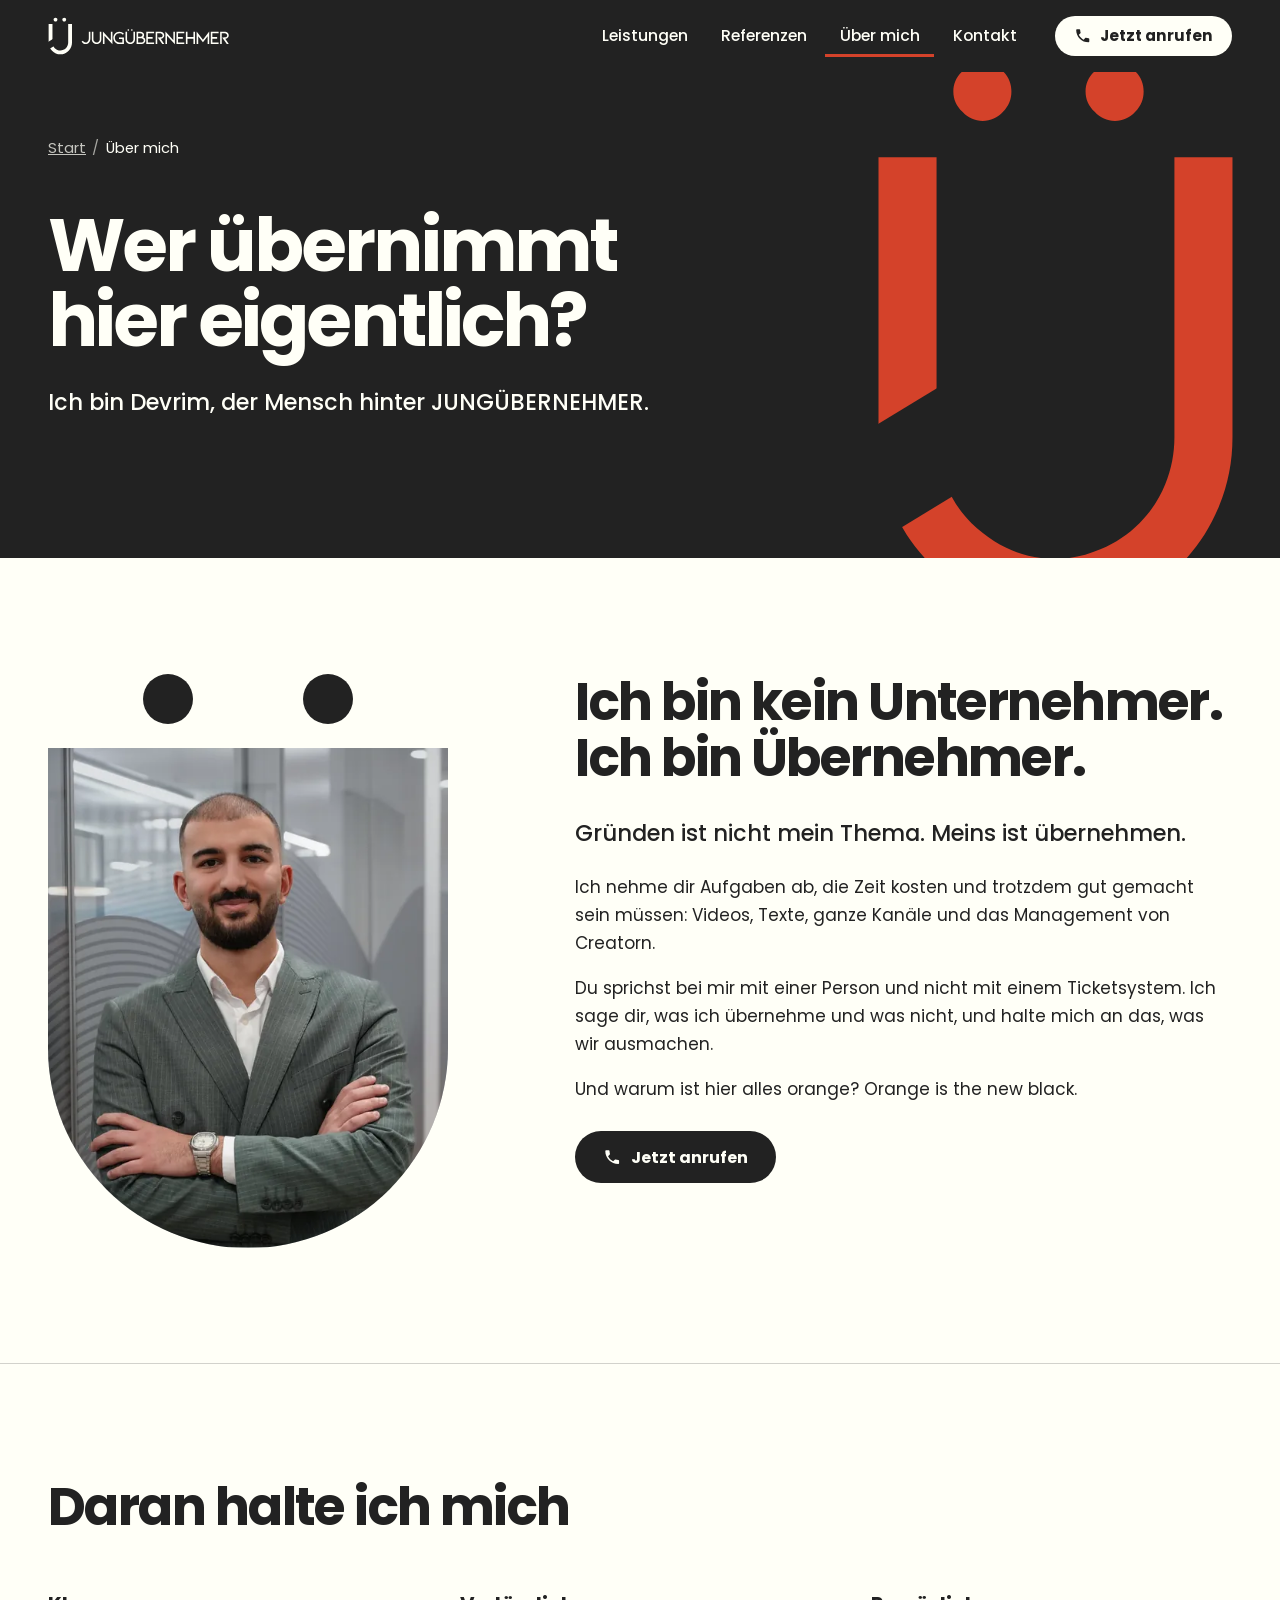
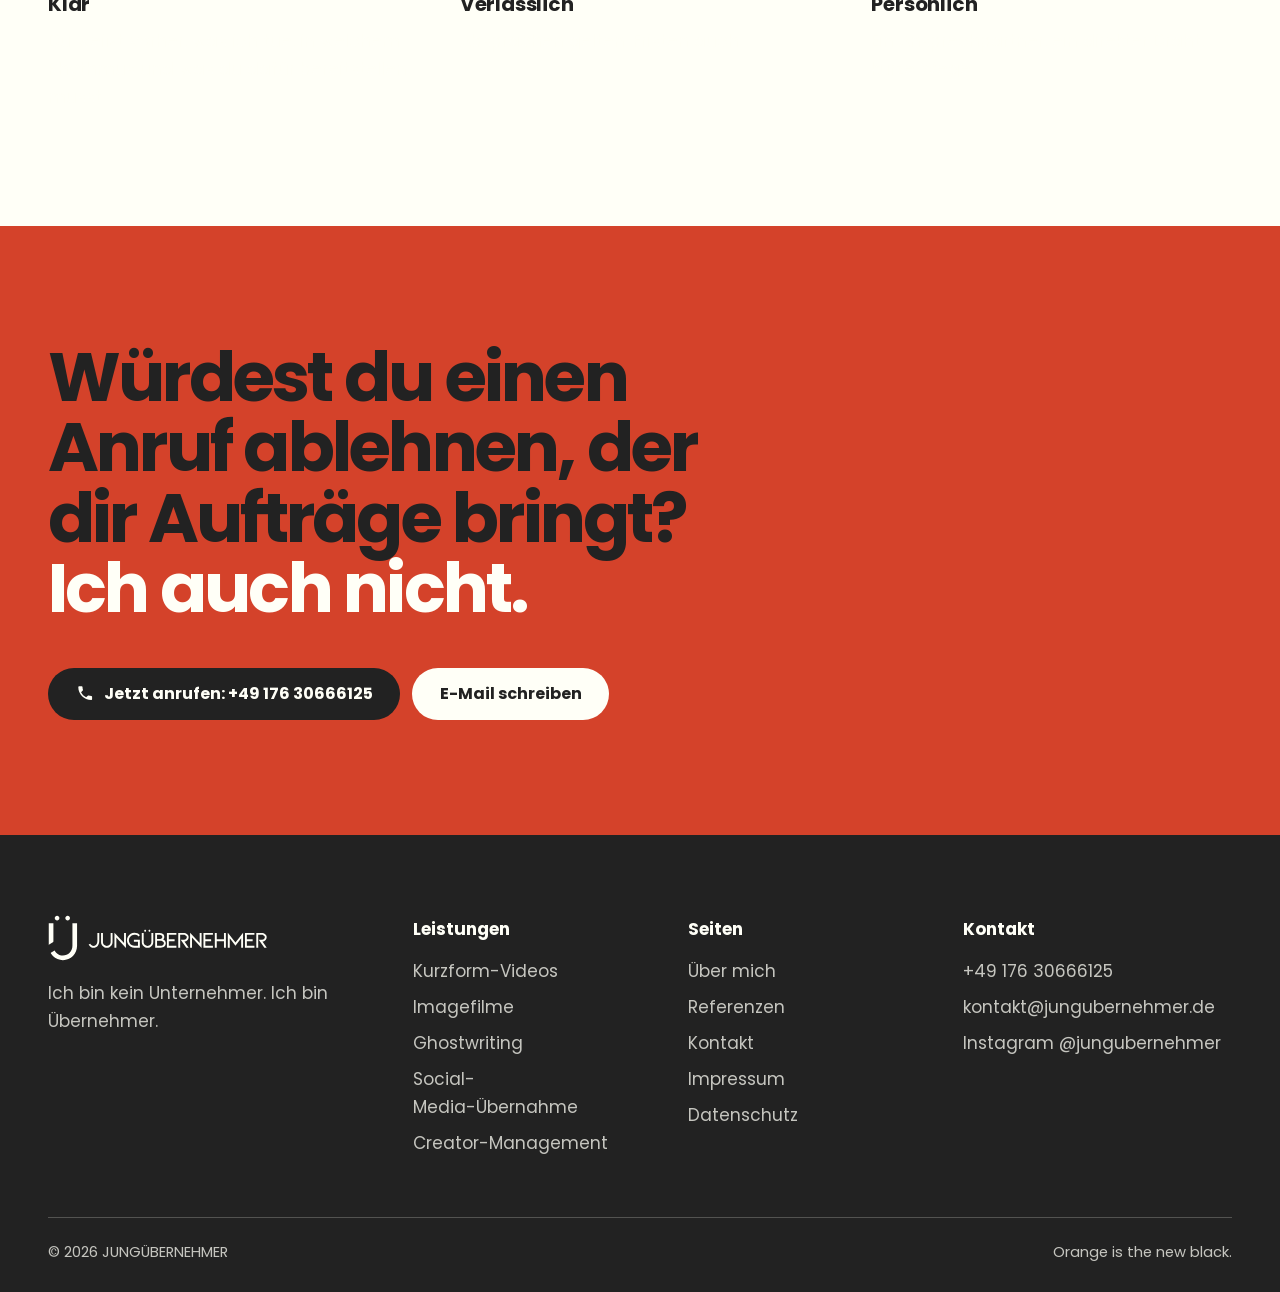
<file: ueber-mich/index.html>
<!doctype html>
<html lang="de">
<head>
<meta charset="utf-8">
<meta name="viewport" content="width=device-width, initial-scale=1">
<title>Über mich: Wer hinter JUNGÜBERNEHMER steckt</title>
<meta name="description" content="Ich bin kein Unternehmer, ich bin Übernehmer: Das steckt hinter JUNGÜBERNEHMER, wie ich arbeite und warum bei mir alles orange ist.">
<meta name="robots" content="index, follow, max-image-preview:large">
<link rel="canonical" href="https://jungubernehmer.de/ueber-mich/">
<meta name="theme-color" content="#d4422a">
<link rel="icon" href="/favicon.svg" type="image/svg+xml">
<link rel="icon" href="/favicon.ico" sizes="32x32">
<link rel="apple-touch-icon" href="/apple-touch-icon.png">
<link rel="manifest" href="/site.webmanifest">
<link rel="preload" href="/assets/fonts/poppins-700.woff" as="font" type="font/woff" crossorigin>
<link rel="preload" href="/assets/fonts/poppins-400.woff" as="font" type="font/woff" crossorigin>
<link rel="stylesheet" href="/assets/css/style.css">
<meta property="og:type" content="website">
<meta property="og:site_name" content="JUNGÜBERNEHMER">
<meta property="og:locale" content="de_DE">
<meta property="og:title" content="Über mich: Wer hinter JUNGÜBERNEHMER steckt">
<meta property="og:description" content="Ich bin kein Unternehmer, ich bin Übernehmer: Das steckt hinter JUNGÜBERNEHMER, wie ich arbeite und warum bei mir alles orange ist.">
<meta property="og:url" content="https://jungubernehmer.de/ueber-mich/">
<meta property="og:image" content="https://jungubernehmer.de/assets/img/og-image.jpg">
<meta property="og:image:type" content="image/jpeg">
<meta property="og:image:width" content="1200">
<meta property="og:image:height" content="630">
<meta property="og:image:alt" content="JUNGÜBERNEHMER: Ich bin kein Unternehmer. Ich bin Übernehmer.">
<meta name="twitter:card" content="summary_large_image">
<meta name="twitter:title" content="Über mich: Wer hinter JUNGÜBERNEHMER steckt">
<meta name="twitter:description" content="Ich bin kein Unternehmer, ich bin Übernehmer: Das steckt hinter JUNGÜBERNEHMER, wie ich arbeite und warum bei mir alles orange ist.">
<meta name="twitter:image" content="https://jungubernehmer.de/assets/img/og-image.jpg">
<script type="application/ld+json">
{
  "@context": "https://schema.org",
  "@graph": [
    {
      "@type": "Organization",
      "@id": "https://jungubernehmer.de/#organization",
      "name": "JUNGÜBERNEHMER",
      "url": "https://jungubernehmer.de/",
      "logo": {
        "@type": "ImageObject",
        "url": "https://jungubernehmer.de/icon-512.png",
        "width": 512,
        "height": 512
      },
      "image": "https://jungubernehmer.de/assets/img/og-image.jpg",
      "email": "kontakt@jungubernehmer.de",
      "telephone": "+4917630666125",
      "slogan": "Ich bin kein Unternehmer, ich bin Übernehmer.",
      "description": "Kurzform-Videos, Imagefilme, Ghostwriting, Social-Media-Betreuung und Creator-Management für Unternehmen und Personen.",
      "founder": {
        "@id": "https://jungubernehmer.de/#founder"
      },
      "sameAs": [
        "https://www.instagram.com/jungubernehmer/"
      ],
      "areaServed": {
        "@type": "Country",
        "name": "Deutschland"
      },
      "contactPoint": {
        "@type": "ContactPoint",
        "contactType": "customer service",
        "telephone": "+4917630666125",
        "email": "kontakt@jungubernehmer.de",
        "availableLanguage": "German"
      }
    },
    {
      "@type": "Person",
      "@id": "https://jungubernehmer.de/#founder",
      "name": "Devrim Can Barkin",
      "jobTitle": "Gründer",
      "image": "https://jungubernehmer.de/assets/img/portrait-1040.jpg",
      "worksFor": {
        "@id": "https://jungubernehmer.de/#organization"
      }
    },
    {
      "@type": "WebSite",
      "@id": "https://jungubernehmer.de/#website",
      "url": "https://jungubernehmer.de/",
      "name": "JUNGÜBERNEHMER",
      "inLanguage": "de-DE",
      "publisher": {
        "@id": "https://jungubernehmer.de/#organization"
      }
    },
    {
      "@type": "BreadcrumbList",
      "@id": "https://jungubernehmer.de/ueber-mich/#breadcrumb",
      "itemListElement": [
        {
          "@type": "ListItem",
          "position": 1,
          "name": "Start",
          "item": "https://jungubernehmer.de/"
        },
        {
          "@type": "ListItem",
          "position": 2,
          "name": "Über mich",
          "item": "https://jungubernehmer.de/ueber-mich/"
        }
      ]
    },
    {
      "@type": "AboutPage",
      "@id": "https://jungubernehmer.de/ueber-mich/#webpage",
      "url": "https://jungubernehmer.de/ueber-mich/",
      "name": "Über mich: Wer hinter JUNGÜBERNEHMER steckt",
      "description": "Ich bin kein Unternehmer, ich bin Übernehmer: Das steckt hinter JUNGÜBERNEHMER, wie ich arbeite und warum bei mir alles orange ist.",
      "inLanguage": "de-DE",
      "isPartOf": {
        "@id": "https://jungubernehmer.de/#website"
      },
      "about": {
        "@id": "https://jungubernehmer.de/#organization"
      },
      "dateModified": "2026-10-25",
      "breadcrumb": {
        "@id": "https://jungubernehmer.de/ueber-mich/#breadcrumb"
      }
    }
  ]
}
</script>
</head>
<body>
<a class="skip" href="#inhalt">Zum Inhalt springen</a>
<header class="site-header">
  <div class="wrap">
    <a class="brand" href="/" aria-label="JUNGÜBERNEHMER, zur Startseite"><img src="/assets/logo/logo-h-light.svg" width="191" height="40" alt="JUNGÜBERNEHMER"></a>
    <nav class="nav" id="hauptnavigation" aria-label="Hauptnavigation"><a href="/leistungen/">Leistungen</a><a href="/referenzen/">Referenzen</a><a href="/ueber-mich/" aria-current="page">Über mich</a><a href="/kontakt/">Kontakt</a></nav>
    <div class="header-actions">
      <a class="btn btn--light btn--small" href="tel:+4917630666125" aria-label="Jetzt anrufen: +49 176 30666125"><svg viewBox="0 0 24 24" aria-hidden="true" focusable="false"><path d="M6.62 10.79c1.44 2.83 3.76 5.14 6.59 6.59l2.2-2.2c.27-.27.67-.36 1.02-.24 1.12.37 2.33.57 3.57.57.55 0 1 .45 1 1V20c0 .55-.45 1-1 1-9.39 0-17-7.61-17-17 0-.55.45-1 1-1h3.5c.55 0 1 .45 1 1 0 1.25.2 2.45.57 3.57.11.35.03.74-.25 1.02l-2.2 2.2z"/></svg><span>Jetzt anrufen</span></a>
      <button class="menu-toggle" type="button" aria-expanded="false" aria-controls="hauptnavigation">Menü</button>
    </div>
  </div>
</header>
<main id="inhalt">

<section class="page-hero">
  <img class="page-hero__mark" src="/assets/logo/mark-orange.svg" alt="" width="412" height="634">
  <div class="wrap">
    <nav class="crumbs" aria-label="Brotkrumen"><ol><li><a href="/">Start</a></li><li aria-current="page">Über mich</li></ol></nav>
    <h1>Wer übernimmt hier eigentlich?</h1>
    <p class="lead">Ich bin Devrim, der Mensch hinter JUNGÜBERNEHMER.</p>
    
  </div>
</section>
<section class="section">
  <div class="wrap">
    <div class="about">
      <div class="u">
  <picture>
    <source type="image/webp" srcset="/assets/img/portrait-520.webp 520w, /assets/img/portrait-1040.webp 1040w" sizes="(max-width: 900px) 78vw, 430px">
    <img src="/assets/img/portrait-1040.jpg" width="520" height="650" alt="Devrim Can Barkin, Gründer von JUNGÜBERNEHMER, im grünen Anzug mit verschränkten Armen" loading="lazy" decoding="async">
  </picture>
</div>
      <div>
        <h2>Ich bin kein Unternehmer. Ich bin Übernehmer.</h2>
        <p class="lead">Gründen ist nicht mein Thema. Meins ist übernehmen.</p>
        <p>Ich nehme dir Aufgaben ab, die Zeit kosten und trotzdem gut gemacht sein müssen: Videos, Texte, ganze Kanäle und das Management von Creatorn.</p>
        <p>Du sprichst bei mir mit einer Person und nicht mit einem Ticketsystem. Ich sage dir, was ich übernehme und was nicht, und halte mich an das, was wir ausmachen.</p>
        <p>Und warum ist hier alles orange? Orange is the new black.</p>
        <p class="actions" style="margin-top:28px"><a class="btn btn--ink" href="tel:+4917630666125"><svg viewBox="0 0 24 24" aria-hidden="true" focusable="false"><path d="M6.62 10.79c1.44 2.83 3.76 5.14 6.59 6.59l2.2-2.2c.27-.27.67-.36 1.02-.24 1.12.37 2.33.57 3.57.57.55 0 1 .45 1 1V20c0 .55-.45 1-1 1-9.39 0-17-7.61-17-17 0-.55.45-1 1-1h3.5c.55 0 1 .45 1 1 0 1.25.2 2.45.57 3.57.11.35.03.74-.25 1.02l-2.2 2.2z"/></svg>Jetzt anrufen</a></p>
      </div>
    </div>
  </div>
</section>
<section class="section section--line">
  <div class="wrap">
    <div class="section__head"><h2>Daran halte ich mich</h2></div>
    <div class="statements" style="margin-top:0;border-top:0;padding-top:0">
      <div><h3>Klar</h3><p>Du weißt vorher, was ich tue, in welchem Rhythmus und was du dafür bereitstellen musst.</p></div>
      <div><h3>Verlässlich</h3><p>Absprachen gelten. Fristen auch.</p></div>
      <div><h3>Persönlich</h3><p>Ein Ansprechpartner, ein direkter Draht, kurze Wege.</p></div>
    </div>
  </div>
</section>
<section class="section section--orange cta">
  <div class="wrap">
    <h2><span>Würdest du einen Anruf ablehnen, der dir Aufträge bringt?</span><span class="cta__b">Ich auch nicht.</span></h2>
    <p class="actions">
      <a class="btn btn--ink" href="tel:+4917630666125"><svg viewBox="0 0 24 24" aria-hidden="true" focusable="false"><path d="M6.62 10.79c1.44 2.83 3.76 5.14 6.59 6.59l2.2-2.2c.27-.27.67-.36 1.02-.24 1.12.37 2.33.57 3.57.57.55 0 1 .45 1 1V20c0 .55-.45 1-1 1-9.39 0-17-7.61-17-17 0-.55.45-1 1-1h3.5c.55 0 1 .45 1 1 0 1.25.2 2.45.57 3.57.11.35.03.74-.25 1.02l-2.2 2.2z"/></svg>Jetzt anrufen: +49 176 30666125</a>
      <a class="btn btn--light" href="mailto:kontakt@jungubernehmer.de">E-Mail schreiben</a>
    </p>
  </div>
</section>

</main>
<footer class="site-footer">
  <div class="wrap">
    <div class="footer-grid">
      <div class="footer-brand">
        <img src="/assets/logo/logo-h-light.svg" width="220" height="46" alt="JUNGÜBERNEHMER" loading="lazy">
        <p>Ich bin kein Unternehmer. Ich bin Übernehmer.</p>
      </div>
      <nav aria-label="Leistungen">
        <p class="footer-title">Leistungen</p>
        <ul><li><a href="/leistungen/kurzform-videos/">Kurzform-Videos</a></li><li><a href="/leistungen/imagefilme/">Imagefilme</a></li><li><a href="/leistungen/ghostwriting/">Ghostwriting</a></li><li><a href="/leistungen/social-media-uebernahme/">Social-Media-Übernahme</a></li><li><a href="/leistungen/creator-management/">Creator-Management</a></li></ul>
      </nav>
      <nav aria-label="Seiten">
        <p class="footer-title">Seiten</p>
        <ul>
          <li><a href="/ueber-mich/">Über mich</a></li>
          <li><a href="/referenzen/">Referenzen</a></li>
          <li><a href="/kontakt/">Kontakt</a></li>
          <li><a href="/impressum/">Impressum</a></li>
          <li><a href="/datenschutz/">Datenschutz</a></li>
        </ul>
      </nav>
      <div>
        <p class="footer-title">Kontakt</p>
        <ul>
          <li><a href="tel:+4917630666125">+49 176 30666125</a></li>
          <li><a href="mailto:kontakt@jungubernehmer.de">kontakt@jungubernehmer.de</a></li>
          <li><a href="https://www.instagram.com/jungubernehmer/" rel="noopener">Instagram @jungubernehmer</a></li>
        </ul>
      </div>
    </div>
    <div class="footer-bottom">
      <p>© 2026 JUNGÜBERNEHMER</p>
      <p>Orange is the new black.</p>
    </div>
  </div>
</footer>
<script src="/assets/js/main.js" defer></script>
</body>
</html>
</file>
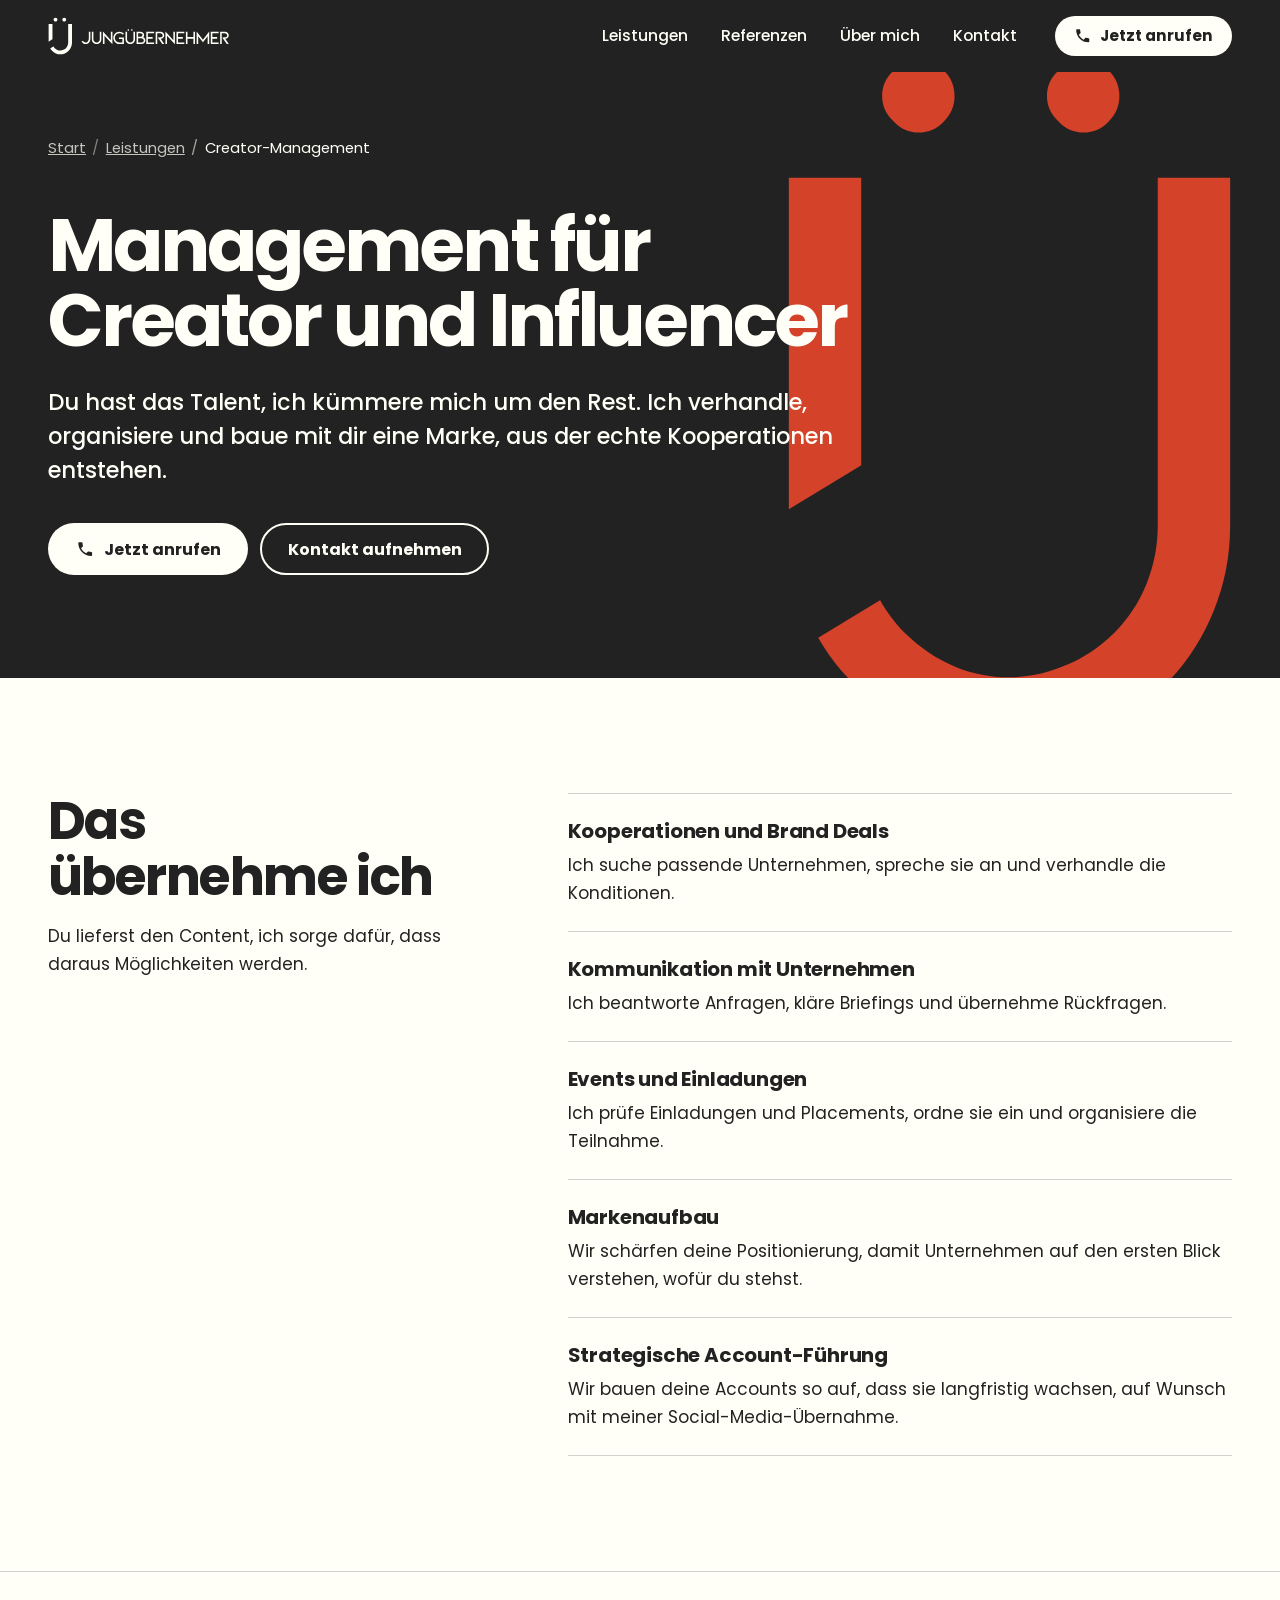
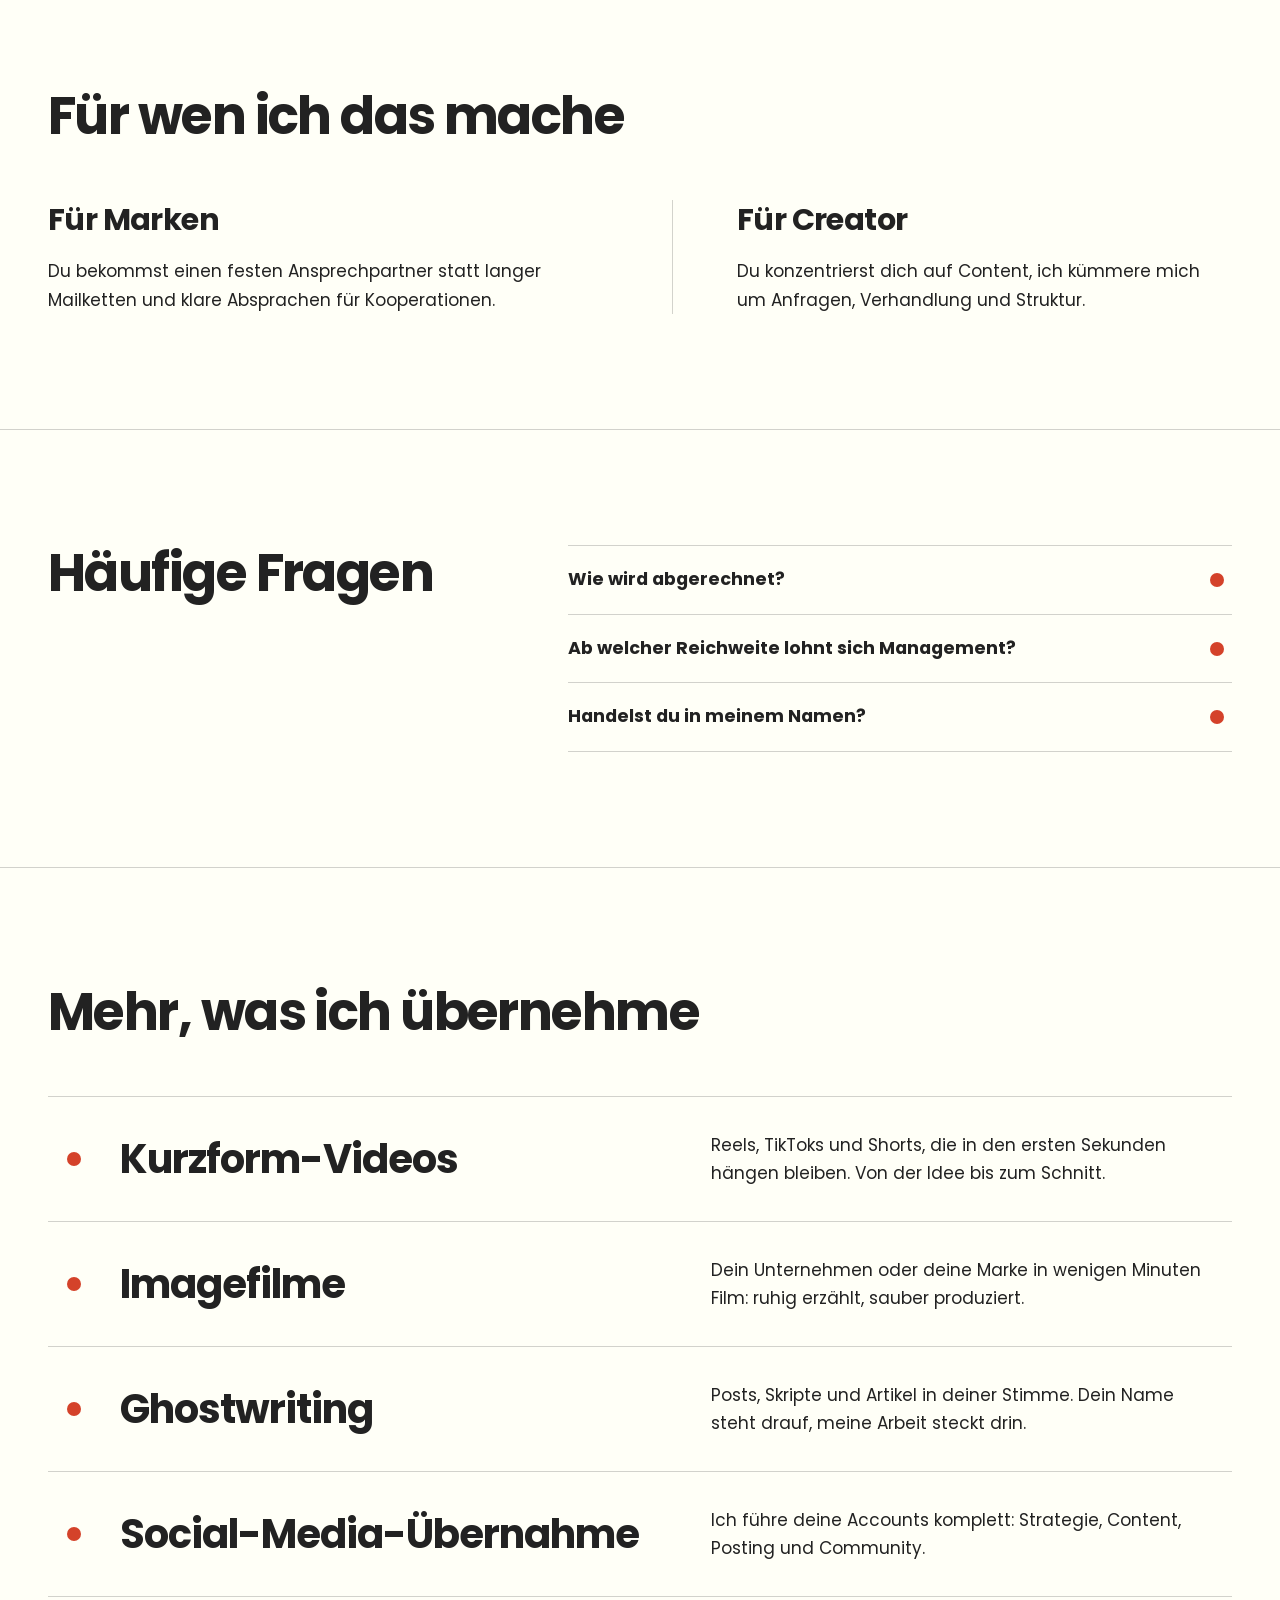
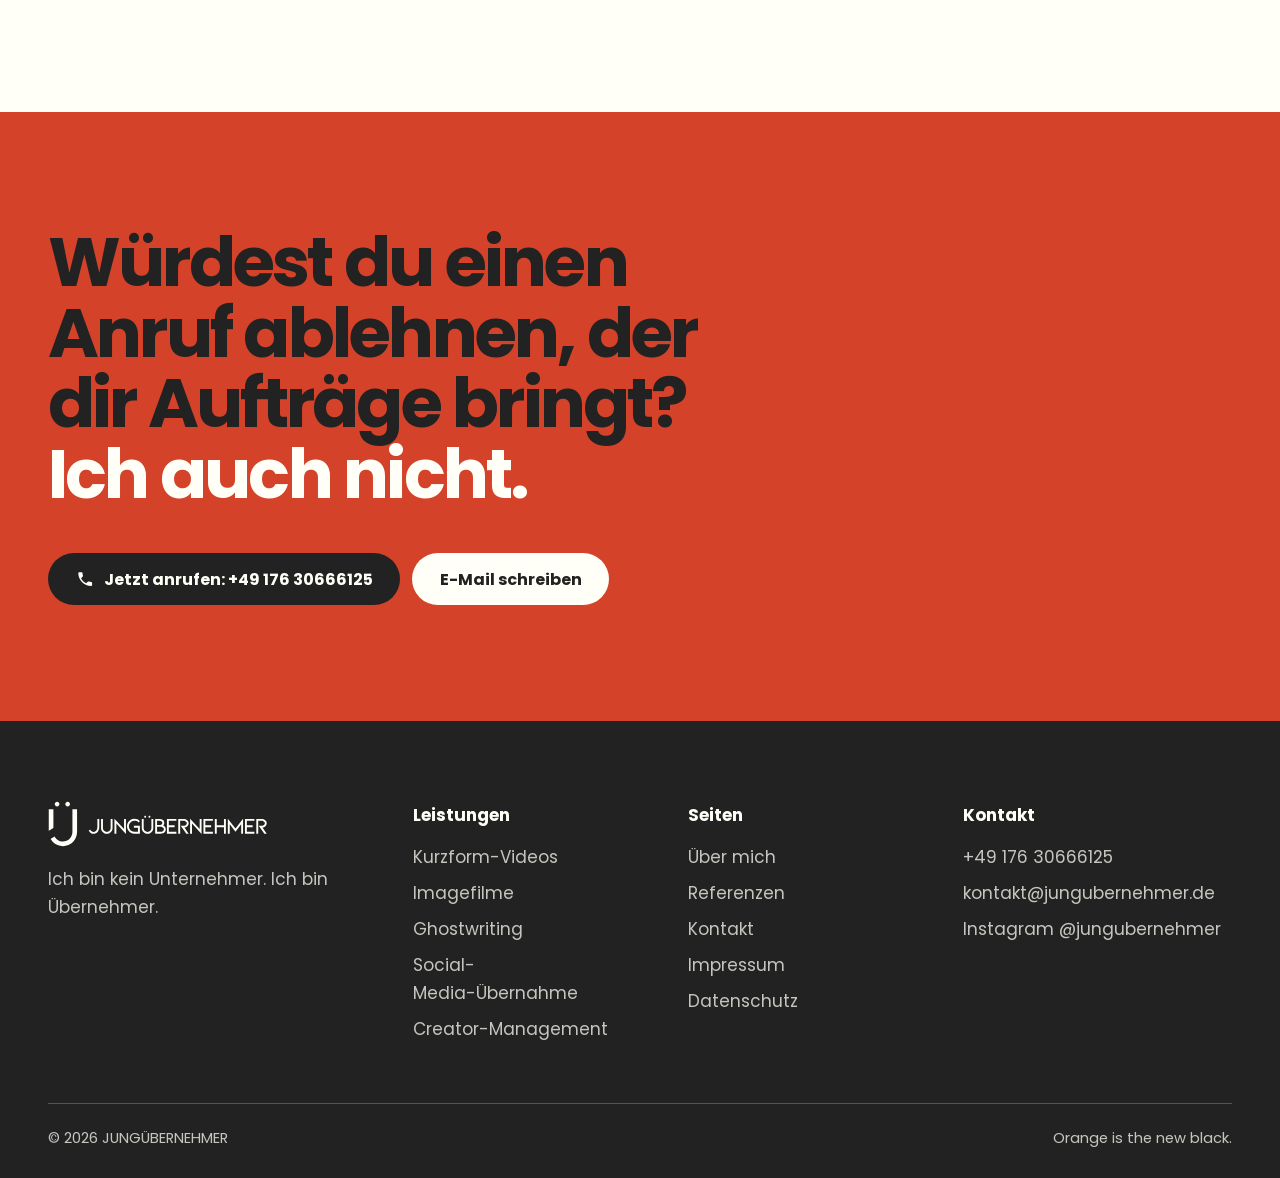
<file: leistungen/creator-management/index.html>
<!doctype html>
<html lang="de">
<head>
<meta charset="utf-8">
<meta name="viewport" content="width=device-width, initial-scale=1">
<title>Creator- &amp; Influencer-Management | JUNGÜBERNEHMER</title>
<meta name="description" content="Management für Creator und Influencer: Brand Deals, Verhandlungen, Kommunikation mit Unternehmen und Markenaufbau, damit du Content liefern kannst.">
<meta name="robots" content="index, follow, max-image-preview:large">
<link rel="canonical" href="https://jungubernehmer.de/leistungen/creator-management/">
<meta name="theme-color" content="#d4422a">
<link rel="icon" href="/favicon.svg" type="image/svg+xml">
<link rel="icon" href="/favicon.ico" sizes="32x32">
<link rel="apple-touch-icon" href="/apple-touch-icon.png">
<link rel="manifest" href="/site.webmanifest">
<link rel="preload" href="/assets/fonts/poppins-700.woff" as="font" type="font/woff" crossorigin>
<link rel="preload" href="/assets/fonts/poppins-400.woff" as="font" type="font/woff" crossorigin>
<link rel="stylesheet" href="/assets/css/style.css">
<meta property="og:type" content="website">
<meta property="og:site_name" content="JUNGÜBERNEHMER">
<meta property="og:locale" content="de_DE">
<meta property="og:title" content="Creator- &amp; Influencer-Management | JUNGÜBERNEHMER">
<meta property="og:description" content="Management für Creator und Influencer: Brand Deals, Verhandlungen, Kommunikation mit Unternehmen und Markenaufbau, damit du Content liefern kannst.">
<meta property="og:url" content="https://jungubernehmer.de/leistungen/creator-management/">
<meta property="og:image" content="https://jungubernehmer.de/assets/img/og-image.jpg">
<meta property="og:image:type" content="image/jpeg">
<meta property="og:image:width" content="1200">
<meta property="og:image:height" content="630">
<meta property="og:image:alt" content="JUNGÜBERNEHMER: Ich bin kein Unternehmer. Ich bin Übernehmer.">
<meta name="twitter:card" content="summary_large_image">
<meta name="twitter:title" content="Creator- &amp; Influencer-Management | JUNGÜBERNEHMER">
<meta name="twitter:description" content="Management für Creator und Influencer: Brand Deals, Verhandlungen, Kommunikation mit Unternehmen und Markenaufbau, damit du Content liefern kannst.">
<meta name="twitter:image" content="https://jungubernehmer.de/assets/img/og-image.jpg">
<script type="application/ld+json">
{
  "@context": "https://schema.org",
  "@graph": [
    {
      "@type": "Organization",
      "@id": "https://jungubernehmer.de/#organization",
      "name": "JUNGÜBERNEHMER",
      "url": "https://jungubernehmer.de/",
      "logo": {
        "@type": "ImageObject",
        "url": "https://jungubernehmer.de/icon-512.png",
        "width": 512,
        "height": 512
      },
      "image": "https://jungubernehmer.de/assets/img/og-image.jpg",
      "email": "kontakt@jungubernehmer.de",
      "telephone": "+4917630666125",
      "slogan": "Ich bin kein Unternehmer, ich bin Übernehmer.",
      "description": "Kurzform-Videos, Imagefilme, Ghostwriting, Social-Media-Betreuung und Creator-Management für Unternehmen und Personen.",
      "founder": {
        "@id": "https://jungubernehmer.de/#founder"
      },
      "sameAs": [
        "https://www.instagram.com/jungubernehmer/"
      ],
      "areaServed": {
        "@type": "Country",
        "name": "Deutschland"
      },
      "contactPoint": {
        "@type": "ContactPoint",
        "contactType": "customer service",
        "telephone": "+4917630666125",
        "email": "kontakt@jungubernehmer.de",
        "availableLanguage": "German"
      }
    },
    {
      "@type": "Person",
      "@id": "https://jungubernehmer.de/#founder",
      "name": "Devrim Can Barkin",
      "jobTitle": "Gründer",
      "image": "https://jungubernehmer.de/assets/img/portrait-1040.jpg",
      "worksFor": {
        "@id": "https://jungubernehmer.de/#organization"
      }
    },
    {
      "@type": "WebSite",
      "@id": "https://jungubernehmer.de/#website",
      "url": "https://jungubernehmer.de/",
      "name": "JUNGÜBERNEHMER",
      "inLanguage": "de-DE",
      "publisher": {
        "@id": "https://jungubernehmer.de/#organization"
      }
    },
    {
      "@type": "BreadcrumbList",
      "@id": "https://jungubernehmer.de/leistungen/creator-management/#breadcrumb",
      "itemListElement": [
        {
          "@type": "ListItem",
          "position": 1,
          "name": "Start",
          "item": "https://jungubernehmer.de/"
        },
        {
          "@type": "ListItem",
          "position": 2,
          "name": "Leistungen",
          "item": "https://jungubernehmer.de/leistungen/"
        },
        {
          "@type": "ListItem",
          "position": 3,
          "name": "Creator-Management",
          "item": "https://jungubernehmer.de/leistungen/creator-management/"
        }
      ]
    },
    {
      "@type": "WebPage",
      "@id": "https://jungubernehmer.de/leistungen/creator-management/#webpage",
      "url": "https://jungubernehmer.de/leistungen/creator-management/",
      "name": "Creator- & Influencer-Management | JUNGÜBERNEHMER",
      "description": "Management für Creator und Influencer: Brand Deals, Verhandlungen, Kommunikation mit Unternehmen und Markenaufbau, damit du Content liefern kannst.",
      "inLanguage": "de-DE",
      "isPartOf": {
        "@id": "https://jungubernehmer.de/#website"
      },
      "about": {
        "@id": "https://jungubernehmer.de/#organization"
      },
      "dateModified": "2026-10-25",
      "breadcrumb": {
        "@id": "https://jungubernehmer.de/leistungen/creator-management/#breadcrumb"
      }
    },
    {
      "@type": "Service",
      "@id": "https://jungubernehmer.de/leistungen/creator-management/#service",
      "name": "Creator-Management",
      "serviceType": "Creator- und Influencer-Management",
      "description": "Management für Creator und Influencer: Brand Deals, Verhandlungen, Kommunikation mit Unternehmen und Markenaufbau, damit du Content liefern kannst.",
      "url": "https://jungubernehmer.de/leistungen/creator-management/",
      "provider": {
        "@id": "https://jungubernehmer.de/#organization"
      },
      "areaServed": {
        "@type": "Country",
        "name": "Deutschland"
      }
    }
  ]
}
</script>
</head>
<body>
<a class="skip" href="#inhalt">Zum Inhalt springen</a>
<header class="site-header">
  <div class="wrap">
    <a class="brand" href="/" aria-label="JUNGÜBERNEHMER, zur Startseite"><img src="/assets/logo/logo-h-light.svg" width="191" height="40" alt="JUNGÜBERNEHMER"></a>
    <nav class="nav" id="hauptnavigation" aria-label="Hauptnavigation"><a href="/leistungen/">Leistungen</a><a href="/referenzen/">Referenzen</a><a href="/ueber-mich/">Über mich</a><a href="/kontakt/">Kontakt</a></nav>
    <div class="header-actions">
      <a class="btn btn--light btn--small" href="tel:+4917630666125" aria-label="Jetzt anrufen: +49 176 30666125"><svg viewBox="0 0 24 24" aria-hidden="true" focusable="false"><path d="M6.62 10.79c1.44 2.83 3.76 5.14 6.59 6.59l2.2-2.2c.27-.27.67-.36 1.02-.24 1.12.37 2.33.57 3.57.57.55 0 1 .45 1 1V20c0 .55-.45 1-1 1-9.39 0-17-7.61-17-17 0-.55.45-1 1-1h3.5c.55 0 1 .45 1 1 0 1.25.2 2.45.57 3.57.11.35.03.74-.25 1.02l-2.2 2.2z"/></svg><span>Jetzt anrufen</span></a>
      <button class="menu-toggle" type="button" aria-expanded="false" aria-controls="hauptnavigation">Menü</button>
    </div>
  </div>
</header>
<main id="inhalt">

<section class="page-hero">
  <img class="page-hero__mark" src="/assets/logo/mark-orange.svg" alt="" width="412" height="634">
  <div class="wrap">
    <nav class="crumbs" aria-label="Brotkrumen"><ol><li><a href="/">Start</a></li><li><a href="/leistungen/">Leistungen</a></li><li aria-current="page">Creator-Management</li></ol></nav>
    <h1>Management für Creator und Influencer</h1>
    <p class="lead">Du hast das Talent, ich kümmere mich um den Rest. Ich verhandle, organisiere und baue mit dir eine Marke, aus der echte Kooperationen entstehen.</p>
    <p class="actions"><a class="btn btn--light" href="tel:+4917630666125"><svg viewBox="0 0 24 24" aria-hidden="true" focusable="false"><path d="M6.62 10.79c1.44 2.83 3.76 5.14 6.59 6.59l2.2-2.2c.27-.27.67-.36 1.02-.24 1.12.37 2.33.57 3.57.57.55 0 1 .45 1 1V20c0 .55-.45 1-1 1-9.39 0-17-7.61-17-17 0-.55.45-1 1-1h3.5c.55 0 1 .45 1 1 0 1.25.2 2.45.57 3.57.11.35.03.74-.25 1.02l-2.2 2.2z"/></svg>Jetzt anrufen</a><a class="btn btn--line" href="/kontakt/">Kontakt aufnehmen</a></p>
  </div>
</section>
<section class="section">
  <div class="wrap">
    <div class="two-col">
      <div class="two-col__head"><h2>Das übernehme ich</h2><p>Du lieferst den Content, ich sorge dafür, dass daraus Möglichkeiten werden.</p></div>
      <div class="items"><div><h3>Kooperationen und Brand Deals</h3><p>Ich suche passende Unternehmen, spreche sie an und verhandle die Konditionen.</p></div><div><h3>Kommunikation mit Unternehmen</h3><p>Ich beantworte Anfragen, kläre Briefings und übernehme Rückfragen.</p></div><div><h3>Events und Einladungen</h3><p>Ich prüfe Einladungen und Placements, ordne sie ein und organisiere die Teilnahme.</p></div><div><h3>Markenaufbau</h3><p>Wir schärfen deine Positionierung, damit Unternehmen auf den ersten Blick verstehen, wofür du stehst.</p></div><div><h3>Strategische Account-Führung</h3><p>Wir bauen deine Accounts so auf, dass sie langfristig wachsen, auf Wunsch mit meiner Social-Media-Übernahme.</p></div></div>
    </div>
  </div>
</section>
<section class="section section--line">
  <div class="wrap">
    <div class="section__head"><h2>Für wen ich das mache</h2></div>
    <div class="split"><div><h3>Für Marken</h3><p>Du bekommst einen festen Ansprechpartner statt langer Mailketten und klare Absprachen für Kooperationen.</p></div><div><h3>Für Creator</h3><p>Du konzentrierst dich auf Content, ich kümmere mich um Anfragen, Verhandlung und Struktur.</p></div></div>
  </div>
</section>
<section class="section section--line">
  <div class="wrap">
    <div class="two-col">
      <div class="two-col__head"><h2>Häufige Fragen</h2></div>
      <div class="faq"><details><summary>Wie wird abgerechnet?</summary><div class="answer"><p>Das legen wir im Erstgespräch fest und halten es schriftlich fest.</p></div></details><details><summary>Ab welcher Reichweite lohnt sich Management?</summary><div class="answer"><p>Es gibt keine feste Grenze. Entscheidend ist, ob genug Anfragen oder Potenzial da sind, dass sich jemand darum kümmern sollte. Das schauen wir uns gemeinsam an.</p></div></details><details><summary>Handelst du in meinem Namen?</summary><div class="answer"><p>Nur nach Absprache. Verträge und Zusagen gehen nie ohne deine Freigabe raus.</p></div></details></div>
    </div>
  </div>
</section>
<section class="section section--line">
  <div class="wrap">
    <div class="section__head"><h2>Mehr, was ich übernehme</h2></div>
    <ul class="rows"><li><a class="row" href="/leistungen/kurzform-videos/"><h3 class="row__title">Kurzform-Videos</h3><p class="row__text">Reels, TikToks und Shorts, die in den ersten Sekunden hängen bleiben. Von der Idee bis zum Schnitt.</p></a></li><li><a class="row" href="/leistungen/imagefilme/"><h3 class="row__title">Imagefilme</h3><p class="row__text">Dein Unternehmen oder deine Marke in wenigen Minuten Film: ruhig erzählt, sauber produziert.</p></a></li><li><a class="row" href="/leistungen/ghostwriting/"><h3 class="row__title">Ghostwriting</h3><p class="row__text">Posts, Skripte und Artikel in deiner Stimme. Dein Name steht drauf, meine Arbeit steckt drin.</p></a></li><li><a class="row" href="/leistungen/social-media-uebernahme/"><h3 class="row__title">Social-Media-Übernahme</h3><p class="row__text">Ich führe deine Accounts komplett: Strategie, Content, Posting und Community.</p></a></li></ul>
  </div>
</section>
<section class="section section--orange cta">
  <div class="wrap">
    <h2><span>Würdest du einen Anruf ablehnen, der dir Aufträge bringt?</span><span class="cta__b">Ich auch nicht.</span></h2>
    <p class="actions">
      <a class="btn btn--ink" href="tel:+4917630666125"><svg viewBox="0 0 24 24" aria-hidden="true" focusable="false"><path d="M6.62 10.79c1.44 2.83 3.76 5.14 6.59 6.59l2.2-2.2c.27-.27.67-.36 1.02-.24 1.12.37 2.33.57 3.57.57.55 0 1 .45 1 1V20c0 .55-.45 1-1 1-9.39 0-17-7.61-17-17 0-.55.45-1 1-1h3.5c.55 0 1 .45 1 1 0 1.25.2 2.45.57 3.57.11.35.03.74-.25 1.02l-2.2 2.2z"/></svg>Jetzt anrufen: +49 176 30666125</a>
      <a class="btn btn--light" href="mailto:kontakt@jungubernehmer.de">E-Mail schreiben</a>
    </p>
  </div>
</section>

</main>
<footer class="site-footer">
  <div class="wrap">
    <div class="footer-grid">
      <div class="footer-brand">
        <img src="/assets/logo/logo-h-light.svg" width="220" height="46" alt="JUNGÜBERNEHMER" loading="lazy">
        <p>Ich bin kein Unternehmer. Ich bin Übernehmer.</p>
      </div>
      <nav aria-label="Leistungen">
        <p class="footer-title">Leistungen</p>
        <ul><li><a href="/leistungen/kurzform-videos/">Kurzform-Videos</a></li><li><a href="/leistungen/imagefilme/">Imagefilme</a></li><li><a href="/leistungen/ghostwriting/">Ghostwriting</a></li><li><a href="/leistungen/social-media-uebernahme/">Social-Media-Übernahme</a></li><li><a href="/leistungen/creator-management/">Creator-Management</a></li></ul>
      </nav>
      <nav aria-label="Seiten">
        <p class="footer-title">Seiten</p>
        <ul>
          <li><a href="/ueber-mich/">Über mich</a></li>
          <li><a href="/referenzen/">Referenzen</a></li>
          <li><a href="/kontakt/">Kontakt</a></li>
          <li><a href="/impressum/">Impressum</a></li>
          <li><a href="/datenschutz/">Datenschutz</a></li>
        </ul>
      </nav>
      <div>
        <p class="footer-title">Kontakt</p>
        <ul>
          <li><a href="tel:+4917630666125">+49 176 30666125</a></li>
          <li><a href="mailto:kontakt@jungubernehmer.de">kontakt@jungubernehmer.de</a></li>
          <li><a href="https://www.instagram.com/jungubernehmer/" rel="noopener">Instagram @jungubernehmer</a></li>
        </ul>
      </div>
    </div>
    <div class="footer-bottom">
      <p>© 2026 JUNGÜBERNEHMER</p>
      <p>Orange is the new black.</p>
    </div>
  </div>
</footer>
<script src="/assets/js/main.js" defer></script>
</body>
</html>
</file>
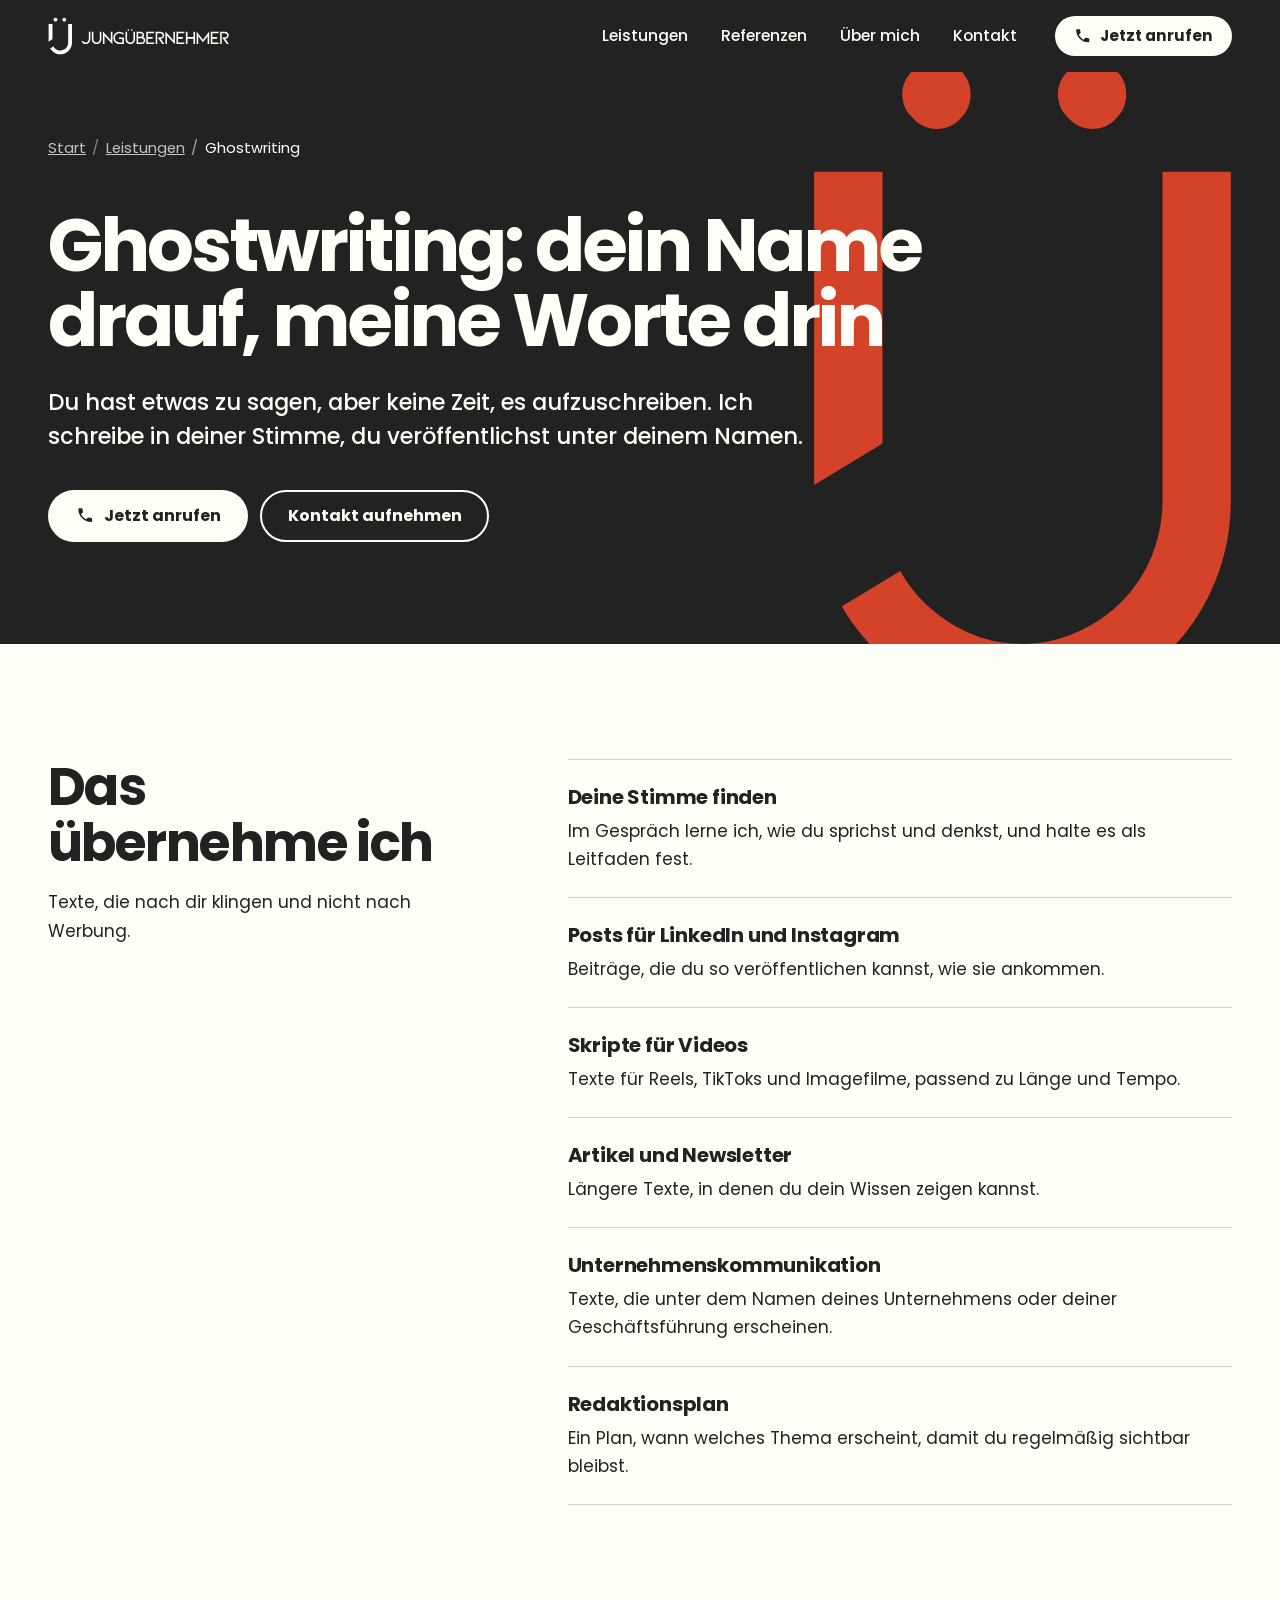
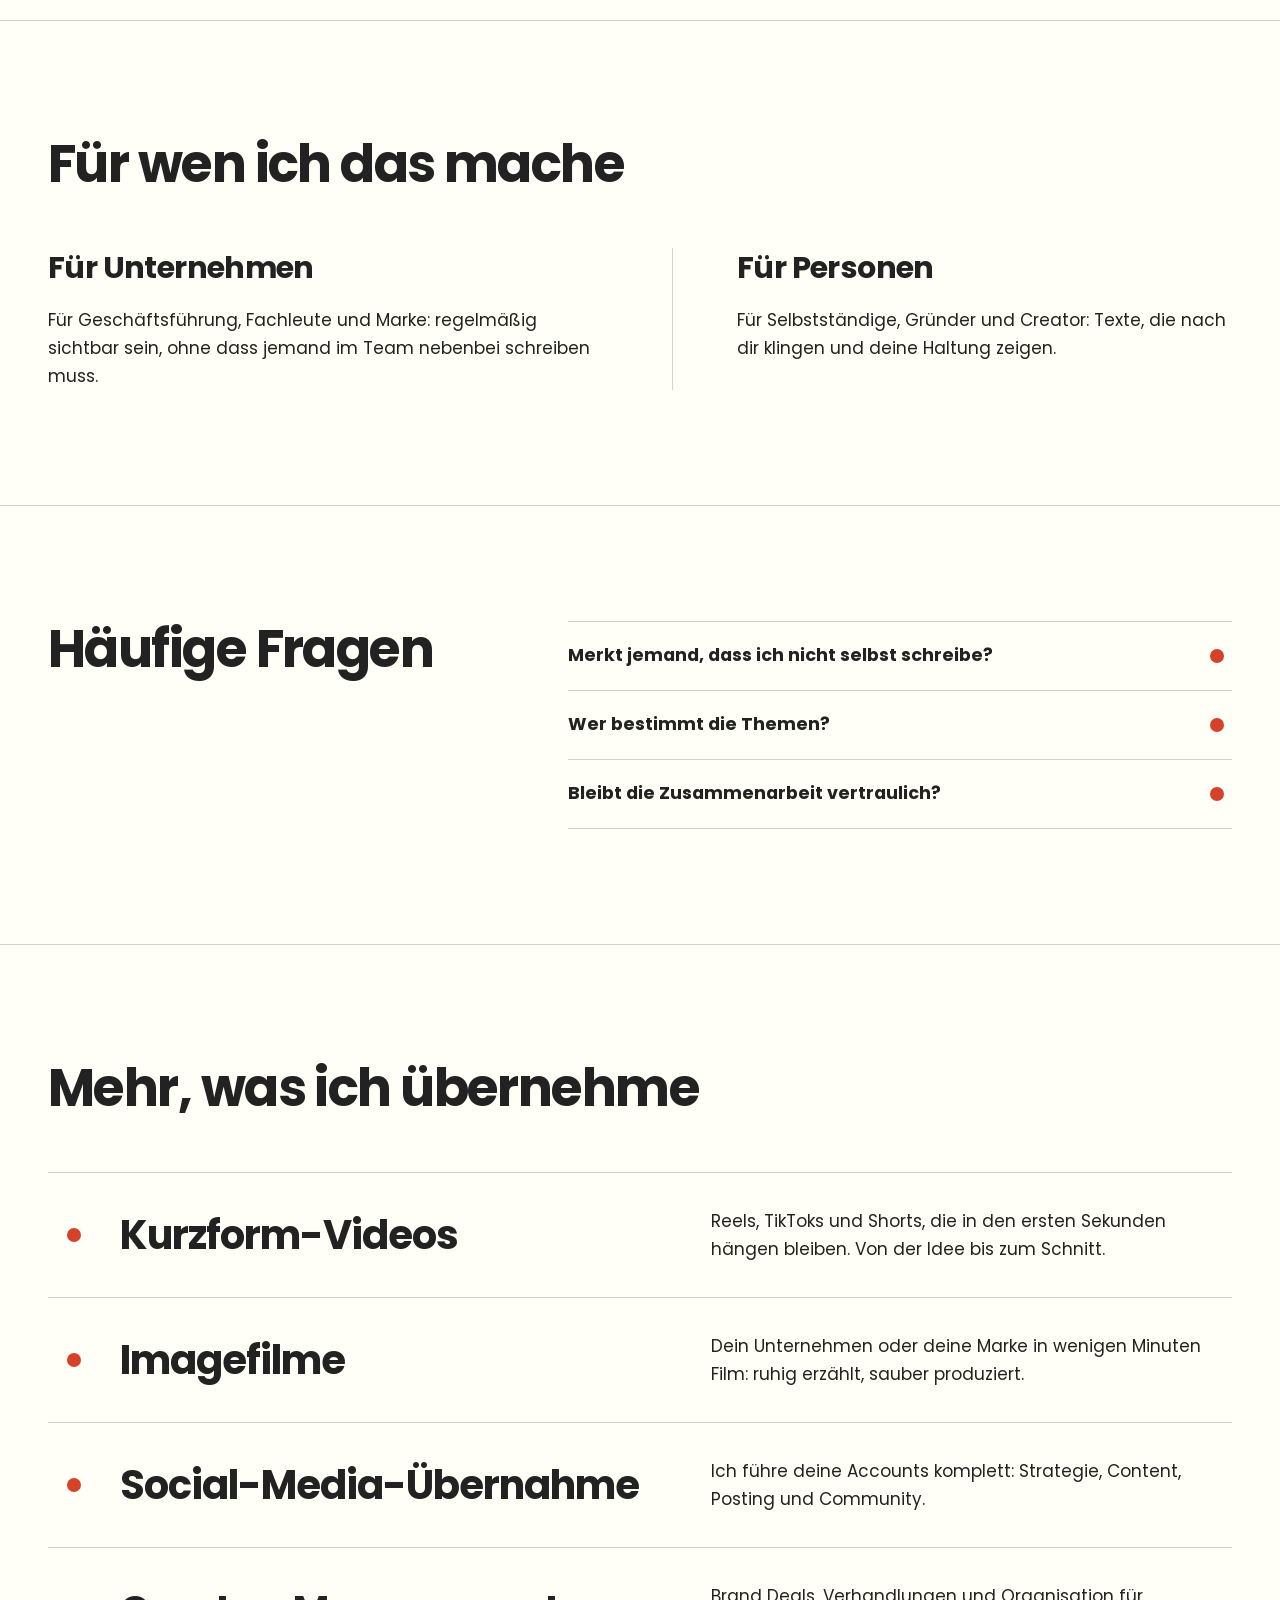
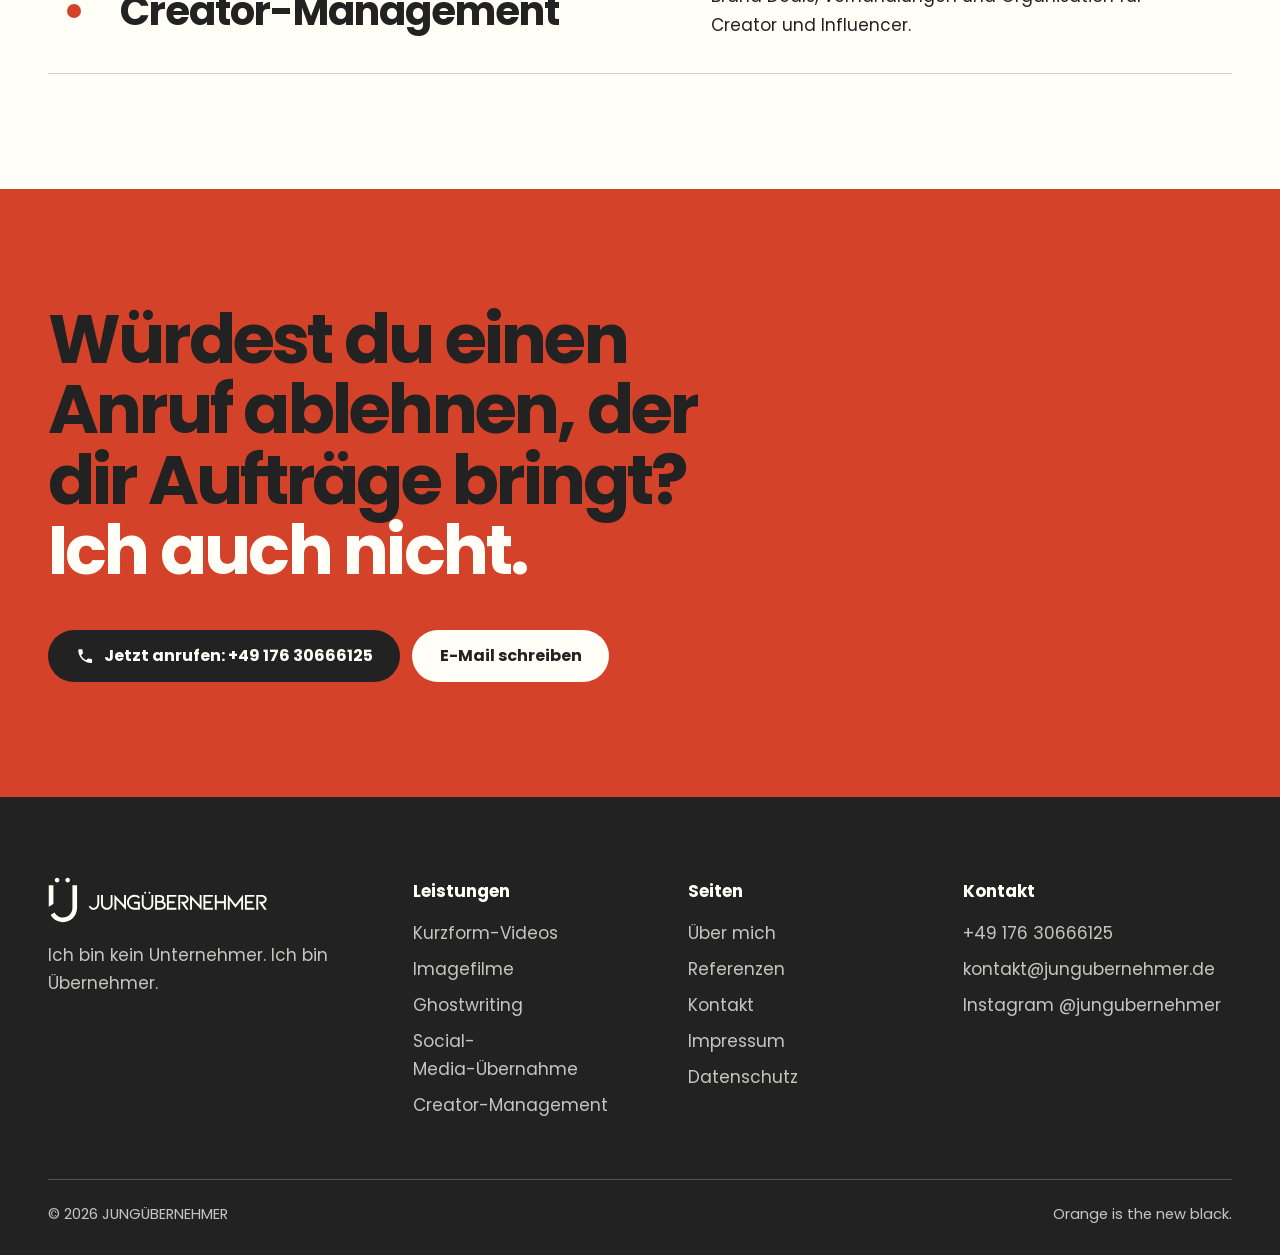
<file: leistungen/ghostwriting/index.html>
<!doctype html>
<html lang="de">
<head>
<meta charset="utf-8">
<meta name="viewport" content="width=device-width, initial-scale=1">
<title>Ghostwriting für Unternehmen &amp; Personen | JUNGÜBERNEHMER</title>
<meta name="description" content="Ghostwriting für LinkedIn, Instagram und mehr: Ich schreibe Posts, Skripte und Artikel in deiner Stimme, für Unternehmen und Einzelpersonen.">
<meta name="robots" content="index, follow, max-image-preview:large">
<link rel="canonical" href="https://jungubernehmer.de/leistungen/ghostwriting/">
<meta name="theme-color" content="#d4422a">
<link rel="icon" href="/favicon.svg" type="image/svg+xml">
<link rel="icon" href="/favicon.ico" sizes="32x32">
<link rel="apple-touch-icon" href="/apple-touch-icon.png">
<link rel="manifest" href="/site.webmanifest">
<link rel="preload" href="/assets/fonts/poppins-700.woff" as="font" type="font/woff" crossorigin>
<link rel="preload" href="/assets/fonts/poppins-400.woff" as="font" type="font/woff" crossorigin>
<link rel="stylesheet" href="/assets/css/style.css">
<meta property="og:type" content="website">
<meta property="og:site_name" content="JUNGÜBERNEHMER">
<meta property="og:locale" content="de_DE">
<meta property="og:title" content="Ghostwriting für Unternehmen &amp; Personen | JUNGÜBERNEHMER">
<meta property="og:description" content="Ghostwriting für LinkedIn, Instagram und mehr: Ich schreibe Posts, Skripte und Artikel in deiner Stimme, für Unternehmen und Einzelpersonen.">
<meta property="og:url" content="https://jungubernehmer.de/leistungen/ghostwriting/">
<meta property="og:image" content="https://jungubernehmer.de/assets/img/og-image.jpg">
<meta property="og:image:type" content="image/jpeg">
<meta property="og:image:width" content="1200">
<meta property="og:image:height" content="630">
<meta property="og:image:alt" content="JUNGÜBERNEHMER: Ich bin kein Unternehmer. Ich bin Übernehmer.">
<meta name="twitter:card" content="summary_large_image">
<meta name="twitter:title" content="Ghostwriting für Unternehmen &amp; Personen | JUNGÜBERNEHMER">
<meta name="twitter:description" content="Ghostwriting für LinkedIn, Instagram und mehr: Ich schreibe Posts, Skripte und Artikel in deiner Stimme, für Unternehmen und Einzelpersonen.">
<meta name="twitter:image" content="https://jungubernehmer.de/assets/img/og-image.jpg">
<script type="application/ld+json">
{
  "@context": "https://schema.org",
  "@graph": [
    {
      "@type": "Organization",
      "@id": "https://jungubernehmer.de/#organization",
      "name": "JUNGÜBERNEHMER",
      "url": "https://jungubernehmer.de/",
      "logo": {
        "@type": "ImageObject",
        "url": "https://jungubernehmer.de/icon-512.png",
        "width": 512,
        "height": 512
      },
      "image": "https://jungubernehmer.de/assets/img/og-image.jpg",
      "email": "kontakt@jungubernehmer.de",
      "telephone": "+4917630666125",
      "slogan": "Ich bin kein Unternehmer, ich bin Übernehmer.",
      "description": "Kurzform-Videos, Imagefilme, Ghostwriting, Social-Media-Betreuung und Creator-Management für Unternehmen und Personen.",
      "founder": {
        "@id": "https://jungubernehmer.de/#founder"
      },
      "sameAs": [
        "https://www.instagram.com/jungubernehmer/"
      ],
      "areaServed": {
        "@type": "Country",
        "name": "Deutschland"
      },
      "contactPoint": {
        "@type": "ContactPoint",
        "contactType": "customer service",
        "telephone": "+4917630666125",
        "email": "kontakt@jungubernehmer.de",
        "availableLanguage": "German"
      }
    },
    {
      "@type": "Person",
      "@id": "https://jungubernehmer.de/#founder",
      "name": "Devrim Can Barkin",
      "jobTitle": "Gründer",
      "image": "https://jungubernehmer.de/assets/img/portrait-1040.jpg",
      "worksFor": {
        "@id": "https://jungubernehmer.de/#organization"
      }
    },
    {
      "@type": "WebSite",
      "@id": "https://jungubernehmer.de/#website",
      "url": "https://jungubernehmer.de/",
      "name": "JUNGÜBERNEHMER",
      "inLanguage": "de-DE",
      "publisher": {
        "@id": "https://jungubernehmer.de/#organization"
      }
    },
    {
      "@type": "BreadcrumbList",
      "@id": "https://jungubernehmer.de/leistungen/ghostwriting/#breadcrumb",
      "itemListElement": [
        {
          "@type": "ListItem",
          "position": 1,
          "name": "Start",
          "item": "https://jungubernehmer.de/"
        },
        {
          "@type": "ListItem",
          "position": 2,
          "name": "Leistungen",
          "item": "https://jungubernehmer.de/leistungen/"
        },
        {
          "@type": "ListItem",
          "position": 3,
          "name": "Ghostwriting",
          "item": "https://jungubernehmer.de/leistungen/ghostwriting/"
        }
      ]
    },
    {
      "@type": "WebPage",
      "@id": "https://jungubernehmer.de/leistungen/ghostwriting/#webpage",
      "url": "https://jungubernehmer.de/leistungen/ghostwriting/",
      "name": "Ghostwriting für Unternehmen & Personen | JUNGÜBERNEHMER",
      "description": "Ghostwriting für LinkedIn, Instagram und mehr: Ich schreibe Posts, Skripte und Artikel in deiner Stimme, für Unternehmen und Einzelpersonen.",
      "inLanguage": "de-DE",
      "isPartOf": {
        "@id": "https://jungubernehmer.de/#website"
      },
      "about": {
        "@id": "https://jungubernehmer.de/#organization"
      },
      "dateModified": "2026-10-25",
      "breadcrumb": {
        "@id": "https://jungubernehmer.de/leistungen/ghostwriting/#breadcrumb"
      }
    },
    {
      "@type": "Service",
      "@id": "https://jungubernehmer.de/leistungen/ghostwriting/#service",
      "name": "Ghostwriting",
      "serviceType": "Ghostwriting für Social Media und Unternehmenskommunikation",
      "description": "Ghostwriting für LinkedIn, Instagram und mehr: Ich schreibe Posts, Skripte und Artikel in deiner Stimme, für Unternehmen und Einzelpersonen.",
      "url": "https://jungubernehmer.de/leistungen/ghostwriting/",
      "provider": {
        "@id": "https://jungubernehmer.de/#organization"
      },
      "areaServed": {
        "@type": "Country",
        "name": "Deutschland"
      }
    }
  ]
}
</script>
</head>
<body>
<a class="skip" href="#inhalt">Zum Inhalt springen</a>
<header class="site-header">
  <div class="wrap">
    <a class="brand" href="/" aria-label="JUNGÜBERNEHMER, zur Startseite"><img src="/assets/logo/logo-h-light.svg" width="191" height="40" alt="JUNGÜBERNEHMER"></a>
    <nav class="nav" id="hauptnavigation" aria-label="Hauptnavigation"><a href="/leistungen/">Leistungen</a><a href="/referenzen/">Referenzen</a><a href="/ueber-mich/">Über mich</a><a href="/kontakt/">Kontakt</a></nav>
    <div class="header-actions">
      <a class="btn btn--light btn--small" href="tel:+4917630666125" aria-label="Jetzt anrufen: +49 176 30666125"><svg viewBox="0 0 24 24" aria-hidden="true" focusable="false"><path d="M6.62 10.79c1.44 2.83 3.76 5.14 6.59 6.59l2.2-2.2c.27-.27.67-.36 1.02-.24 1.12.37 2.33.57 3.57.57.55 0 1 .45 1 1V20c0 .55-.45 1-1 1-9.39 0-17-7.61-17-17 0-.55.45-1 1-1h3.5c.55 0 1 .45 1 1 0 1.25.2 2.45.57 3.57.11.35.03.74-.25 1.02l-2.2 2.2z"/></svg><span>Jetzt anrufen</span></a>
      <button class="menu-toggle" type="button" aria-expanded="false" aria-controls="hauptnavigation">Menü</button>
    </div>
  </div>
</header>
<main id="inhalt">

<section class="page-hero">
  <img class="page-hero__mark" src="/assets/logo/mark-orange.svg" alt="" width="412" height="634">
  <div class="wrap">
    <nav class="crumbs" aria-label="Brotkrumen"><ol><li><a href="/">Start</a></li><li><a href="/leistungen/">Leistungen</a></li><li aria-current="page">Ghostwriting</li></ol></nav>
    <h1>Ghostwriting: dein Name drauf, meine Worte drin</h1>
    <p class="lead">Du hast etwas zu sagen, aber keine Zeit, es aufzuschreiben. Ich schreibe in deiner Stimme, du veröffentlichst unter deinem Namen.</p>
    <p class="actions"><a class="btn btn--light" href="tel:+4917630666125"><svg viewBox="0 0 24 24" aria-hidden="true" focusable="false"><path d="M6.62 10.79c1.44 2.83 3.76 5.14 6.59 6.59l2.2-2.2c.27-.27.67-.36 1.02-.24 1.12.37 2.33.57 3.57.57.55 0 1 .45 1 1V20c0 .55-.45 1-1 1-9.39 0-17-7.61-17-17 0-.55.45-1 1-1h3.5c.55 0 1 .45 1 1 0 1.25.2 2.45.57 3.57.11.35.03.74-.25 1.02l-2.2 2.2z"/></svg>Jetzt anrufen</a><a class="btn btn--line" href="/kontakt/">Kontakt aufnehmen</a></p>
  </div>
</section>
<section class="section">
  <div class="wrap">
    <div class="two-col">
      <div class="two-col__head"><h2>Das übernehme ich</h2><p>Texte, die nach dir klingen und nicht nach Werbung.</p></div>
      <div class="items"><div><h3>Deine Stimme finden</h3><p>Im Gespräch lerne ich, wie du sprichst und denkst, und halte es als Leitfaden fest.</p></div><div><h3>Posts für LinkedIn und Instagram</h3><p>Beiträge, die du so veröffentlichen kannst, wie sie ankommen.</p></div><div><h3>Skripte für Videos</h3><p>Texte für Reels, TikToks und Imagefilme, passend zu Länge und Tempo.</p></div><div><h3>Artikel und Newsletter</h3><p>Längere Texte, in denen du dein Wissen zeigen kannst.</p></div><div><h3>Unternehmenskommunikation</h3><p>Texte, die unter dem Namen deines Unternehmens oder deiner Geschäftsführung erscheinen.</p></div><div><h3>Redaktionsplan</h3><p>Ein Plan, wann welches Thema erscheint, damit du regelmäßig sichtbar bleibst.</p></div></div>
    </div>
  </div>
</section>
<section class="section section--line">
  <div class="wrap">
    <div class="section__head"><h2>Für wen ich das mache</h2></div>
    <div class="split"><div><h3>Für Unternehmen</h3><p>Für Geschäftsführung, Fachleute und Marke: regelmäßig sichtbar sein, ohne dass jemand im Team nebenbei schreiben muss.</p></div><div><h3>Für Personen</h3><p>Für Selbstständige, Gründer und Creator: Texte, die nach dir klingen und deine Haltung zeigen.</p></div></div>
  </div>
</section>
<section class="section section--line">
  <div class="wrap">
    <div class="two-col">
      <div class="two-col__head"><h2>Häufige Fragen</h2></div>
      <div class="faq"><details><summary>Merkt jemand, dass ich nicht selbst schreibe?</summary><div class="answer"><p>Nicht, wenn die Stimme stimmt. Deshalb beginnt jede Zusammenarbeit mit einem Gespräch und einer Textprobe, die du freigibst.</p></div></details><details><summary>Wer bestimmt die Themen?</summary><div class="answer"><p>Wir legen sie gemeinsam fest. Du sagst, was du erzählen willst, ich bringe Ideen und Struktur ein.</p></div></details><details><summary>Bleibt die Zusammenarbeit vertraulich?</summary><div class="answer"><p>Ja. Was ich für dich schreibe, erscheint ausschließlich unter deinem Namen.</p></div></details></div>
    </div>
  </div>
</section>
<section class="section section--line">
  <div class="wrap">
    <div class="section__head"><h2>Mehr, was ich übernehme</h2></div>
    <ul class="rows"><li><a class="row" href="/leistungen/kurzform-videos/"><h3 class="row__title">Kurzform-Videos</h3><p class="row__text">Reels, TikToks und Shorts, die in den ersten Sekunden hängen bleiben. Von der Idee bis zum Schnitt.</p></a></li><li><a class="row" href="/leistungen/imagefilme/"><h3 class="row__title">Imagefilme</h3><p class="row__text">Dein Unternehmen oder deine Marke in wenigen Minuten Film: ruhig erzählt, sauber produziert.</p></a></li><li><a class="row" href="/leistungen/social-media-uebernahme/"><h3 class="row__title">Social-Media-Übernahme</h3><p class="row__text">Ich führe deine Accounts komplett: Strategie, Content, Posting und Community.</p></a></li><li><a class="row" href="/leistungen/creator-management/"><h3 class="row__title">Creator-Management</h3><p class="row__text">Brand Deals, Verhandlungen und Organisation für Creator und Influencer.</p></a></li></ul>
  </div>
</section>
<section class="section section--orange cta">
  <div class="wrap">
    <h2><span>Würdest du einen Anruf ablehnen, der dir Aufträge bringt?</span><span class="cta__b">Ich auch nicht.</span></h2>
    <p class="actions">
      <a class="btn btn--ink" href="tel:+4917630666125"><svg viewBox="0 0 24 24" aria-hidden="true" focusable="false"><path d="M6.62 10.79c1.44 2.83 3.76 5.14 6.59 6.59l2.2-2.2c.27-.27.67-.36 1.02-.24 1.12.37 2.33.57 3.57.57.55 0 1 .45 1 1V20c0 .55-.45 1-1 1-9.39 0-17-7.61-17-17 0-.55.45-1 1-1h3.5c.55 0 1 .45 1 1 0 1.25.2 2.45.57 3.57.11.35.03.74-.25 1.02l-2.2 2.2z"/></svg>Jetzt anrufen: +49 176 30666125</a>
      <a class="btn btn--light" href="mailto:kontakt@jungubernehmer.de">E-Mail schreiben</a>
    </p>
  </div>
</section>

</main>
<footer class="site-footer">
  <div class="wrap">
    <div class="footer-grid">
      <div class="footer-brand">
        <img src="/assets/logo/logo-h-light.svg" width="220" height="46" alt="JUNGÜBERNEHMER" loading="lazy">
        <p>Ich bin kein Unternehmer. Ich bin Übernehmer.</p>
      </div>
      <nav aria-label="Leistungen">
        <p class="footer-title">Leistungen</p>
        <ul><li><a href="/leistungen/kurzform-videos/">Kurzform-Videos</a></li><li><a href="/leistungen/imagefilme/">Imagefilme</a></li><li><a href="/leistungen/ghostwriting/">Ghostwriting</a></li><li><a href="/leistungen/social-media-uebernahme/">Social-Media-Übernahme</a></li><li><a href="/leistungen/creator-management/">Creator-Management</a></li></ul>
      </nav>
      <nav aria-label="Seiten">
        <p class="footer-title">Seiten</p>
        <ul>
          <li><a href="/ueber-mich/">Über mich</a></li>
          <li><a href="/referenzen/">Referenzen</a></li>
          <li><a href="/kontakt/">Kontakt</a></li>
          <li><a href="/impressum/">Impressum</a></li>
          <li><a href="/datenschutz/">Datenschutz</a></li>
        </ul>
      </nav>
      <div>
        <p class="footer-title">Kontakt</p>
        <ul>
          <li><a href="tel:+4917630666125">+49 176 30666125</a></li>
          <li><a href="mailto:kontakt@jungubernehmer.de">kontakt@jungubernehmer.de</a></li>
          <li><a href="https://www.instagram.com/jungubernehmer/" rel="noopener">Instagram @jungubernehmer</a></li>
        </ul>
      </div>
    </div>
    <div class="footer-bottom">
      <p>© 2026 JUNGÜBERNEHMER</p>
      <p>Orange is the new black.</p>
    </div>
  </div>
</footer>
<script src="/assets/js/main.js" defer></script>
</body>
</html>
</file>
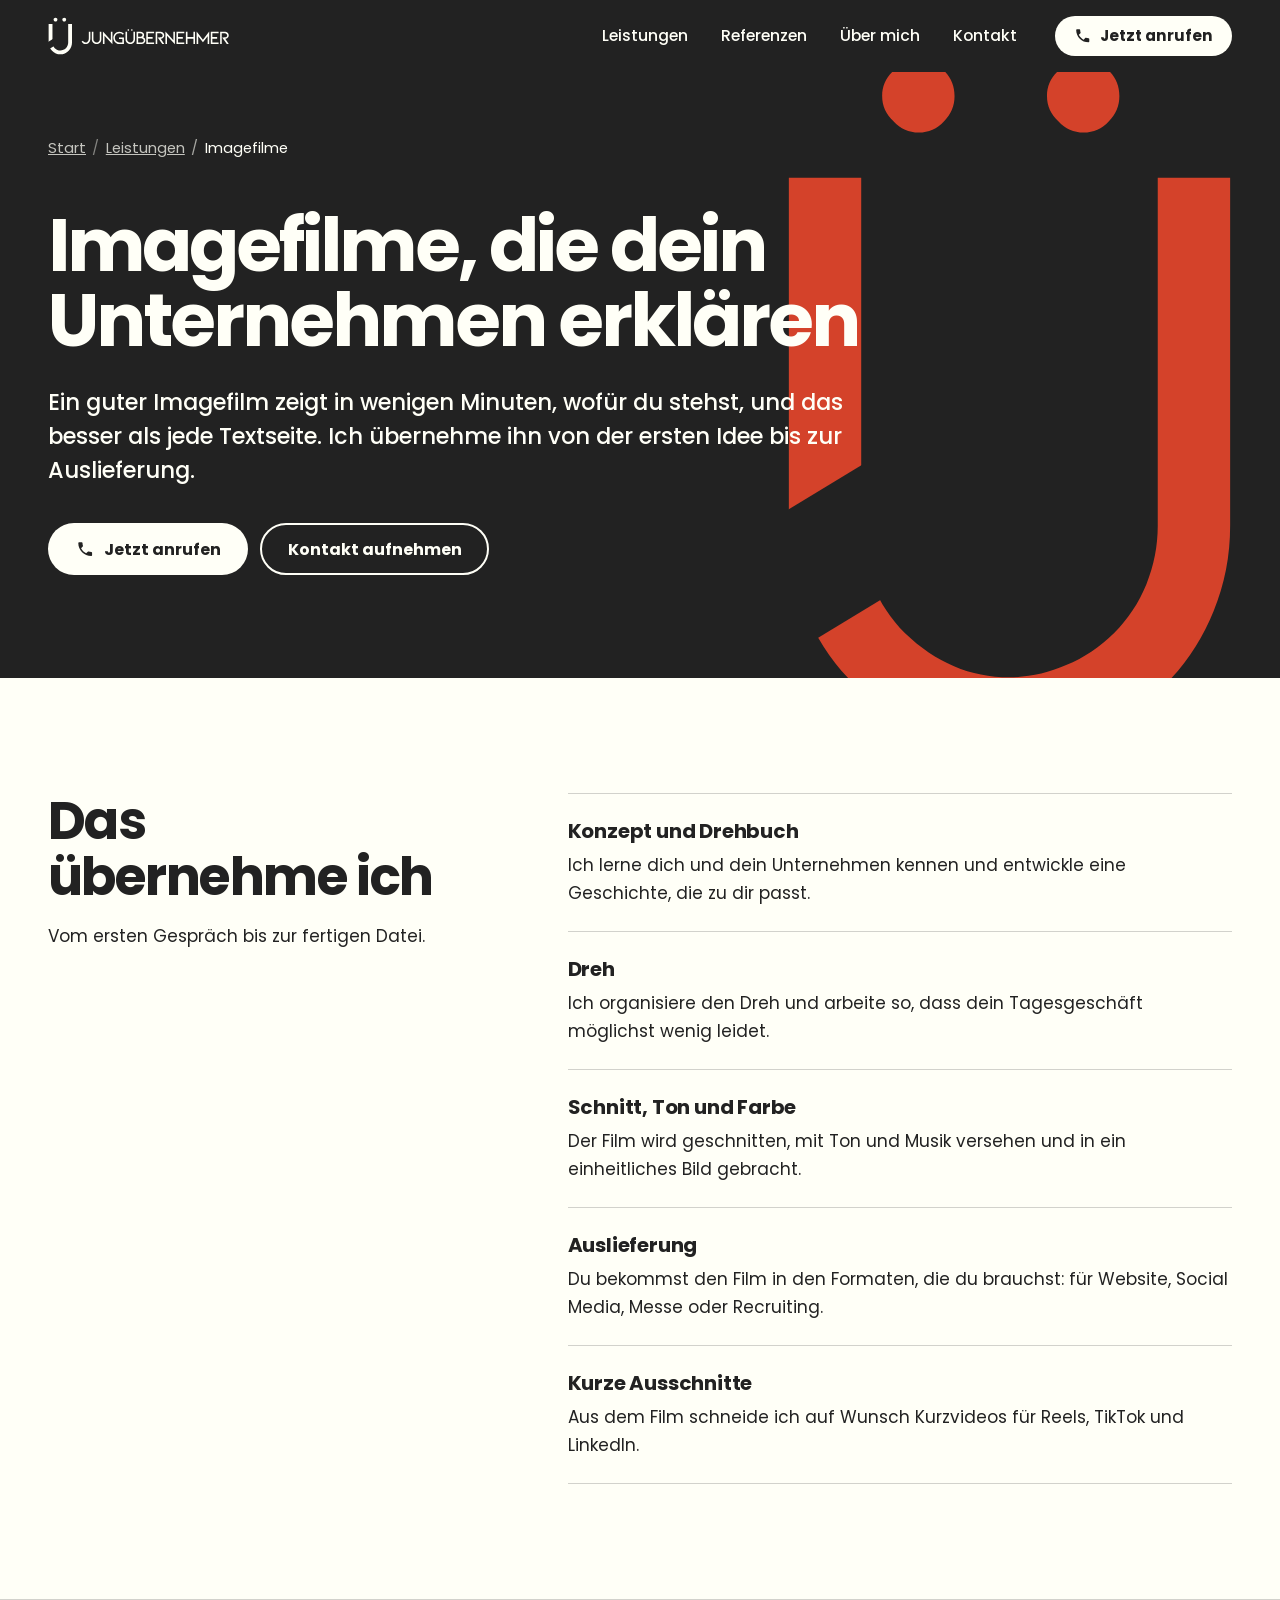
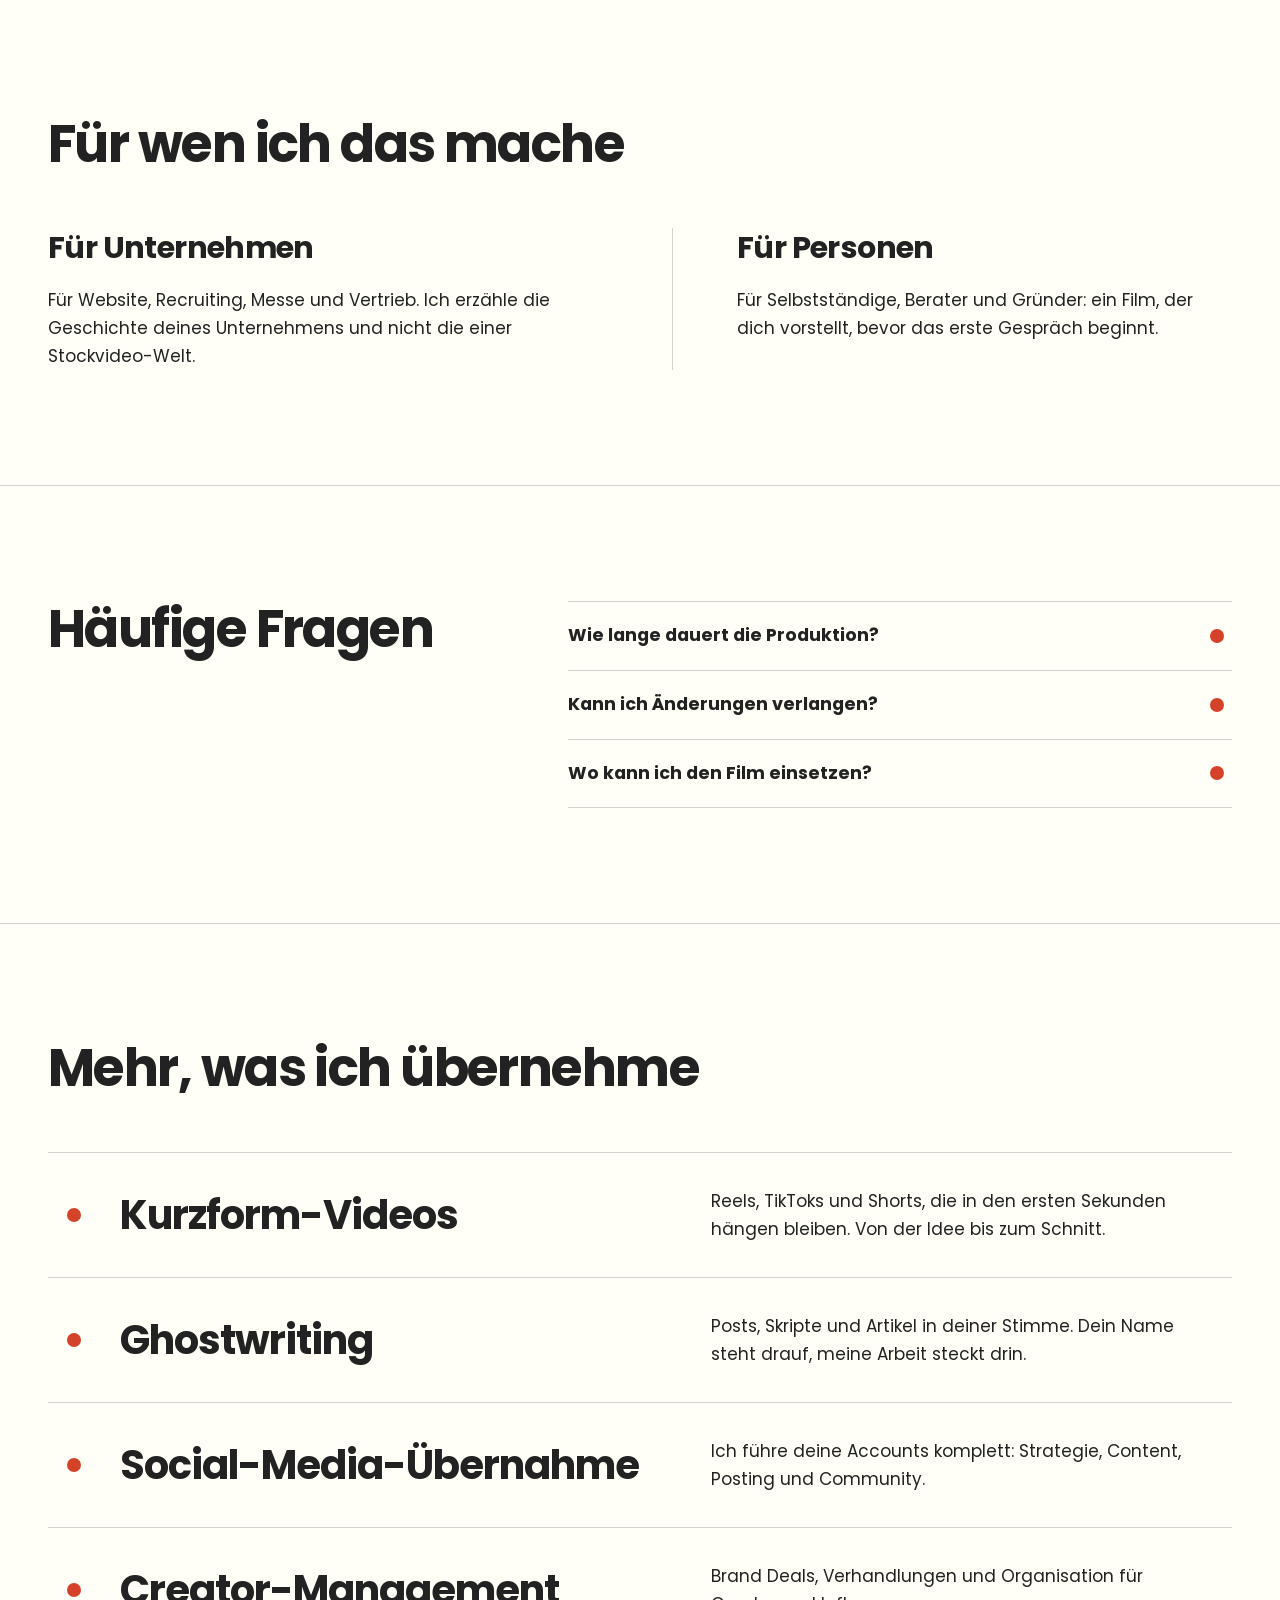
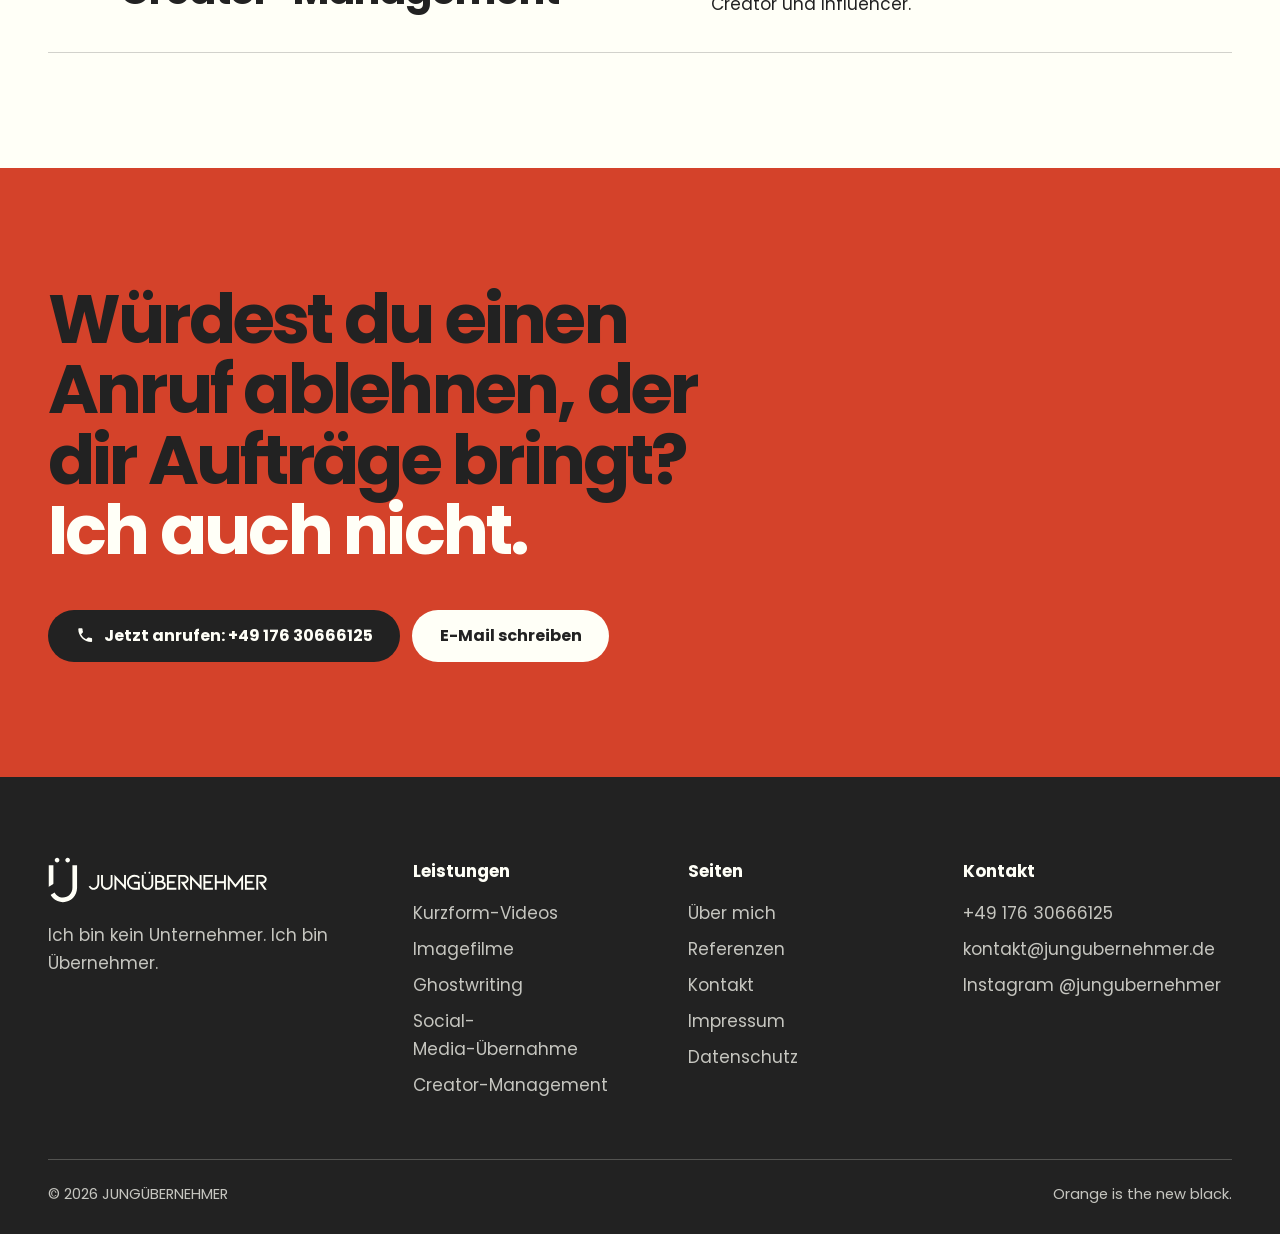
<file: leistungen/imagefilme/index.html>
<!doctype html>
<html lang="de">
<head>
<meta charset="utf-8">
<meta name="viewport" content="width=device-width, initial-scale=1">
<title>Imagefilme für Unternehmen und Marken | JUNGÜBERNEHMER</title>
<meta name="description" content="Imagefilme, die zeigen, wer du bist: Konzept, Dreh und Schnitt für Unternehmen, Marken und Personen. Für Website, Social Media und Recruiting.">
<meta name="robots" content="index, follow, max-image-preview:large">
<link rel="canonical" href="https://jungubernehmer.de/leistungen/imagefilme/">
<meta name="theme-color" content="#d4422a">
<link rel="icon" href="/favicon.svg" type="image/svg+xml">
<link rel="icon" href="/favicon.ico" sizes="32x32">
<link rel="apple-touch-icon" href="/apple-touch-icon.png">
<link rel="manifest" href="/site.webmanifest">
<link rel="preload" href="/assets/fonts/poppins-700.woff" as="font" type="font/woff" crossorigin>
<link rel="preload" href="/assets/fonts/poppins-400.woff" as="font" type="font/woff" crossorigin>
<link rel="stylesheet" href="/assets/css/style.css">
<meta property="og:type" content="website">
<meta property="og:site_name" content="JUNGÜBERNEHMER">
<meta property="og:locale" content="de_DE">
<meta property="og:title" content="Imagefilme für Unternehmen und Marken | JUNGÜBERNEHMER">
<meta property="og:description" content="Imagefilme, die zeigen, wer du bist: Konzept, Dreh und Schnitt für Unternehmen, Marken und Personen. Für Website, Social Media und Recruiting.">
<meta property="og:url" content="https://jungubernehmer.de/leistungen/imagefilme/">
<meta property="og:image" content="https://jungubernehmer.de/assets/img/og-image.jpg">
<meta property="og:image:type" content="image/jpeg">
<meta property="og:image:width" content="1200">
<meta property="og:image:height" content="630">
<meta property="og:image:alt" content="JUNGÜBERNEHMER: Ich bin kein Unternehmer. Ich bin Übernehmer.">
<meta name="twitter:card" content="summary_large_image">
<meta name="twitter:title" content="Imagefilme für Unternehmen und Marken | JUNGÜBERNEHMER">
<meta name="twitter:description" content="Imagefilme, die zeigen, wer du bist: Konzept, Dreh und Schnitt für Unternehmen, Marken und Personen. Für Website, Social Media und Recruiting.">
<meta name="twitter:image" content="https://jungubernehmer.de/assets/img/og-image.jpg">
<script type="application/ld+json">
{
  "@context": "https://schema.org",
  "@graph": [
    {
      "@type": "Organization",
      "@id": "https://jungubernehmer.de/#organization",
      "name": "JUNGÜBERNEHMER",
      "url": "https://jungubernehmer.de/",
      "logo": {
        "@type": "ImageObject",
        "url": "https://jungubernehmer.de/icon-512.png",
        "width": 512,
        "height": 512
      },
      "image": "https://jungubernehmer.de/assets/img/og-image.jpg",
      "email": "kontakt@jungubernehmer.de",
      "telephone": "+4917630666125",
      "slogan": "Ich bin kein Unternehmer, ich bin Übernehmer.",
      "description": "Kurzform-Videos, Imagefilme, Ghostwriting, Social-Media-Betreuung und Creator-Management für Unternehmen und Personen.",
      "founder": {
        "@id": "https://jungubernehmer.de/#founder"
      },
      "sameAs": [
        "https://www.instagram.com/jungubernehmer/"
      ],
      "areaServed": {
        "@type": "Country",
        "name": "Deutschland"
      },
      "contactPoint": {
        "@type": "ContactPoint",
        "contactType": "customer service",
        "telephone": "+4917630666125",
        "email": "kontakt@jungubernehmer.de",
        "availableLanguage": "German"
      }
    },
    {
      "@type": "Person",
      "@id": "https://jungubernehmer.de/#founder",
      "name": "Devrim Can Barkin",
      "jobTitle": "Gründer",
      "image": "https://jungubernehmer.de/assets/img/portrait-1040.jpg",
      "worksFor": {
        "@id": "https://jungubernehmer.de/#organization"
      }
    },
    {
      "@type": "WebSite",
      "@id": "https://jungubernehmer.de/#website",
      "url": "https://jungubernehmer.de/",
      "name": "JUNGÜBERNEHMER",
      "inLanguage": "de-DE",
      "publisher": {
        "@id": "https://jungubernehmer.de/#organization"
      }
    },
    {
      "@type": "BreadcrumbList",
      "@id": "https://jungubernehmer.de/leistungen/imagefilme/#breadcrumb",
      "itemListElement": [
        {
          "@type": "ListItem",
          "position": 1,
          "name": "Start",
          "item": "https://jungubernehmer.de/"
        },
        {
          "@type": "ListItem",
          "position": 2,
          "name": "Leistungen",
          "item": "https://jungubernehmer.de/leistungen/"
        },
        {
          "@type": "ListItem",
          "position": 3,
          "name": "Imagefilme",
          "item": "https://jungubernehmer.de/leistungen/imagefilme/"
        }
      ]
    },
    {
      "@type": "WebPage",
      "@id": "https://jungubernehmer.de/leistungen/imagefilme/#webpage",
      "url": "https://jungubernehmer.de/leistungen/imagefilme/",
      "name": "Imagefilme für Unternehmen und Marken | JUNGÜBERNEHMER",
      "description": "Imagefilme, die zeigen, wer du bist: Konzept, Dreh und Schnitt für Unternehmen, Marken und Personen. Für Website, Social Media und Recruiting.",
      "inLanguage": "de-DE",
      "isPartOf": {
        "@id": "https://jungubernehmer.de/#website"
      },
      "about": {
        "@id": "https://jungubernehmer.de/#organization"
      },
      "dateModified": "2026-10-25",
      "breadcrumb": {
        "@id": "https://jungubernehmer.de/leistungen/imagefilme/#breadcrumb"
      }
    },
    {
      "@type": "Service",
      "@id": "https://jungubernehmer.de/leistungen/imagefilme/#service",
      "name": "Imagefilme",
      "serviceType": "Imagefilm-Produktion",
      "description": "Imagefilme, die zeigen, wer du bist: Konzept, Dreh und Schnitt für Unternehmen, Marken und Personen. Für Website, Social Media und Recruiting.",
      "url": "https://jungubernehmer.de/leistungen/imagefilme/",
      "provider": {
        "@id": "https://jungubernehmer.de/#organization"
      },
      "areaServed": {
        "@type": "Country",
        "name": "Deutschland"
      }
    }
  ]
}
</script>
</head>
<body>
<a class="skip" href="#inhalt">Zum Inhalt springen</a>
<header class="site-header">
  <div class="wrap">
    <a class="brand" href="/" aria-label="JUNGÜBERNEHMER, zur Startseite"><img src="/assets/logo/logo-h-light.svg" width="191" height="40" alt="JUNGÜBERNEHMER"></a>
    <nav class="nav" id="hauptnavigation" aria-label="Hauptnavigation"><a href="/leistungen/">Leistungen</a><a href="/referenzen/">Referenzen</a><a href="/ueber-mich/">Über mich</a><a href="/kontakt/">Kontakt</a></nav>
    <div class="header-actions">
      <a class="btn btn--light btn--small" href="tel:+4917630666125" aria-label="Jetzt anrufen: +49 176 30666125"><svg viewBox="0 0 24 24" aria-hidden="true" focusable="false"><path d="M6.62 10.79c1.44 2.83 3.76 5.14 6.59 6.59l2.2-2.2c.27-.27.67-.36 1.02-.24 1.12.37 2.33.57 3.57.57.55 0 1 .45 1 1V20c0 .55-.45 1-1 1-9.39 0-17-7.61-17-17 0-.55.45-1 1-1h3.5c.55 0 1 .45 1 1 0 1.25.2 2.45.57 3.57.11.35.03.74-.25 1.02l-2.2 2.2z"/></svg><span>Jetzt anrufen</span></a>
      <button class="menu-toggle" type="button" aria-expanded="false" aria-controls="hauptnavigation">Menü</button>
    </div>
  </div>
</header>
<main id="inhalt">

<section class="page-hero">
  <img class="page-hero__mark" src="/assets/logo/mark-orange.svg" alt="" width="412" height="634">
  <div class="wrap">
    <nav class="crumbs" aria-label="Brotkrumen"><ol><li><a href="/">Start</a></li><li><a href="/leistungen/">Leistungen</a></li><li aria-current="page">Imagefilme</li></ol></nav>
    <h1>Imagefilme, die dein Unternehmen erklären</h1>
    <p class="lead">Ein guter Imagefilm zeigt in wenigen Minuten, wofür du stehst, und das besser als jede Textseite. Ich übernehme ihn von der ersten Idee bis zur Auslieferung.</p>
    <p class="actions"><a class="btn btn--light" href="tel:+4917630666125"><svg viewBox="0 0 24 24" aria-hidden="true" focusable="false"><path d="M6.62 10.79c1.44 2.83 3.76 5.14 6.59 6.59l2.2-2.2c.27-.27.67-.36 1.02-.24 1.12.37 2.33.57 3.57.57.55 0 1 .45 1 1V20c0 .55-.45 1-1 1-9.39 0-17-7.61-17-17 0-.55.45-1 1-1h3.5c.55 0 1 .45 1 1 0 1.25.2 2.45.57 3.57.11.35.03.74-.25 1.02l-2.2 2.2z"/></svg>Jetzt anrufen</a><a class="btn btn--line" href="/kontakt/">Kontakt aufnehmen</a></p>
  </div>
</section>
<section class="section">
  <div class="wrap">
    <div class="two-col">
      <div class="two-col__head"><h2>Das übernehme ich</h2><p>Vom ersten Gespräch bis zur fertigen Datei.</p></div>
      <div class="items"><div><h3>Konzept und Drehbuch</h3><p>Ich lerne dich und dein Unternehmen kennen und entwickle eine Geschichte, die zu dir passt.</p></div><div><h3>Dreh</h3><p>Ich organisiere den Dreh und arbeite so, dass dein Tagesgeschäft möglichst wenig leidet.</p></div><div><h3>Schnitt, Ton und Farbe</h3><p>Der Film wird geschnitten, mit Ton und Musik versehen und in ein einheitliches Bild gebracht.</p></div><div><h3>Auslieferung</h3><p>Du bekommst den Film in den Formaten, die du brauchst: für Website, Social Media, Messe oder Recruiting.</p></div><div><h3>Kurze Ausschnitte</h3><p>Aus dem Film schneide ich auf Wunsch Kurzvideos für Reels, TikTok und LinkedIn.</p></div></div>
    </div>
  </div>
</section>
<section class="section section--line">
  <div class="wrap">
    <div class="section__head"><h2>Für wen ich das mache</h2></div>
    <div class="split"><div><h3>Für Unternehmen</h3><p>Für Website, Recruiting, Messe und Vertrieb. Ich erzähle die Geschichte deines Unternehmens und nicht die einer Stockvideo-Welt.</p></div><div><h3>Für Personen</h3><p>Für Selbstständige, Berater und Gründer: ein Film, der dich vorstellt, bevor das erste Gespräch beginnt.</p></div></div>
  </div>
</section>
<section class="section section--line">
  <div class="wrap">
    <div class="two-col">
      <div class="two-col__head"><h2>Häufige Fragen</h2></div>
      <div class="faq"><details><summary>Wie lange dauert die Produktion?</summary><div class="answer"><p>Das hängt vom Umfang ab. Nach dem Erstgespräch bekommst du einen Zeitplan mit festen Terminen für Dreh und Abgabe.</p></div></details><details><summary>Kann ich Änderungen verlangen?</summary><div class="answer"><p>Ja. Du bekommst einen Rohschnitt zur Ansicht und gibst Feedback, bevor der Film final wird.</p></div></details><details><summary>Wo kann ich den Film einsetzen?</summary><div class="answer"><p>Auf deiner Website, in Social Media, auf Messen, in Bewerbungsprozessen und im Vertrieb. Auf Wunsch liefere ich passende Formate mit.</p></div></details></div>
    </div>
  </div>
</section>
<section class="section section--line">
  <div class="wrap">
    <div class="section__head"><h2>Mehr, was ich übernehme</h2></div>
    <ul class="rows"><li><a class="row" href="/leistungen/kurzform-videos/"><h3 class="row__title">Kurzform-Videos</h3><p class="row__text">Reels, TikToks und Shorts, die in den ersten Sekunden hängen bleiben. Von der Idee bis zum Schnitt.</p></a></li><li><a class="row" href="/leistungen/ghostwriting/"><h3 class="row__title">Ghostwriting</h3><p class="row__text">Posts, Skripte und Artikel in deiner Stimme. Dein Name steht drauf, meine Arbeit steckt drin.</p></a></li><li><a class="row" href="/leistungen/social-media-uebernahme/"><h3 class="row__title">Social-Media-Übernahme</h3><p class="row__text">Ich führe deine Accounts komplett: Strategie, Content, Posting und Community.</p></a></li><li><a class="row" href="/leistungen/creator-management/"><h3 class="row__title">Creator-Management</h3><p class="row__text">Brand Deals, Verhandlungen und Organisation für Creator und Influencer.</p></a></li></ul>
  </div>
</section>
<section class="section section--orange cta">
  <div class="wrap">
    <h2><span>Würdest du einen Anruf ablehnen, der dir Aufträge bringt?</span><span class="cta__b">Ich auch nicht.</span></h2>
    <p class="actions">
      <a class="btn btn--ink" href="tel:+4917630666125"><svg viewBox="0 0 24 24" aria-hidden="true" focusable="false"><path d="M6.62 10.79c1.44 2.83 3.76 5.14 6.59 6.59l2.2-2.2c.27-.27.67-.36 1.02-.24 1.12.37 2.33.57 3.57.57.55 0 1 .45 1 1V20c0 .55-.45 1-1 1-9.39 0-17-7.61-17-17 0-.55.45-1 1-1h3.5c.55 0 1 .45 1 1 0 1.25.2 2.45.57 3.57.11.35.03.74-.25 1.02l-2.2 2.2z"/></svg>Jetzt anrufen: +49 176 30666125</a>
      <a class="btn btn--light" href="mailto:kontakt@jungubernehmer.de">E-Mail schreiben</a>
    </p>
  </div>
</section>

</main>
<footer class="site-footer">
  <div class="wrap">
    <div class="footer-grid">
      <div class="footer-brand">
        <img src="/assets/logo/logo-h-light.svg" width="220" height="46" alt="JUNGÜBERNEHMER" loading="lazy">
        <p>Ich bin kein Unternehmer. Ich bin Übernehmer.</p>
      </div>
      <nav aria-label="Leistungen">
        <p class="footer-title">Leistungen</p>
        <ul><li><a href="/leistungen/kurzform-videos/">Kurzform-Videos</a></li><li><a href="/leistungen/imagefilme/">Imagefilme</a></li><li><a href="/leistungen/ghostwriting/">Ghostwriting</a></li><li><a href="/leistungen/social-media-uebernahme/">Social-Media-Übernahme</a></li><li><a href="/leistungen/creator-management/">Creator-Management</a></li></ul>
      </nav>
      <nav aria-label="Seiten">
        <p class="footer-title">Seiten</p>
        <ul>
          <li><a href="/ueber-mich/">Über mich</a></li>
          <li><a href="/referenzen/">Referenzen</a></li>
          <li><a href="/kontakt/">Kontakt</a></li>
          <li><a href="/impressum/">Impressum</a></li>
          <li><a href="/datenschutz/">Datenschutz</a></li>
        </ul>
      </nav>
      <div>
        <p class="footer-title">Kontakt</p>
        <ul>
          <li><a href="tel:+4917630666125">+49 176 30666125</a></li>
          <li><a href="mailto:kontakt@jungubernehmer.de">kontakt@jungubernehmer.de</a></li>
          <li><a href="https://www.instagram.com/jungubernehmer/" rel="noopener">Instagram @jungubernehmer</a></li>
        </ul>
      </div>
    </div>
    <div class="footer-bottom">
      <p>© 2026 JUNGÜBERNEHMER</p>
      <p>Orange is the new black.</p>
    </div>
  </div>
</footer>
<script src="/assets/js/main.js" defer></script>
</body>
</html>
</file>
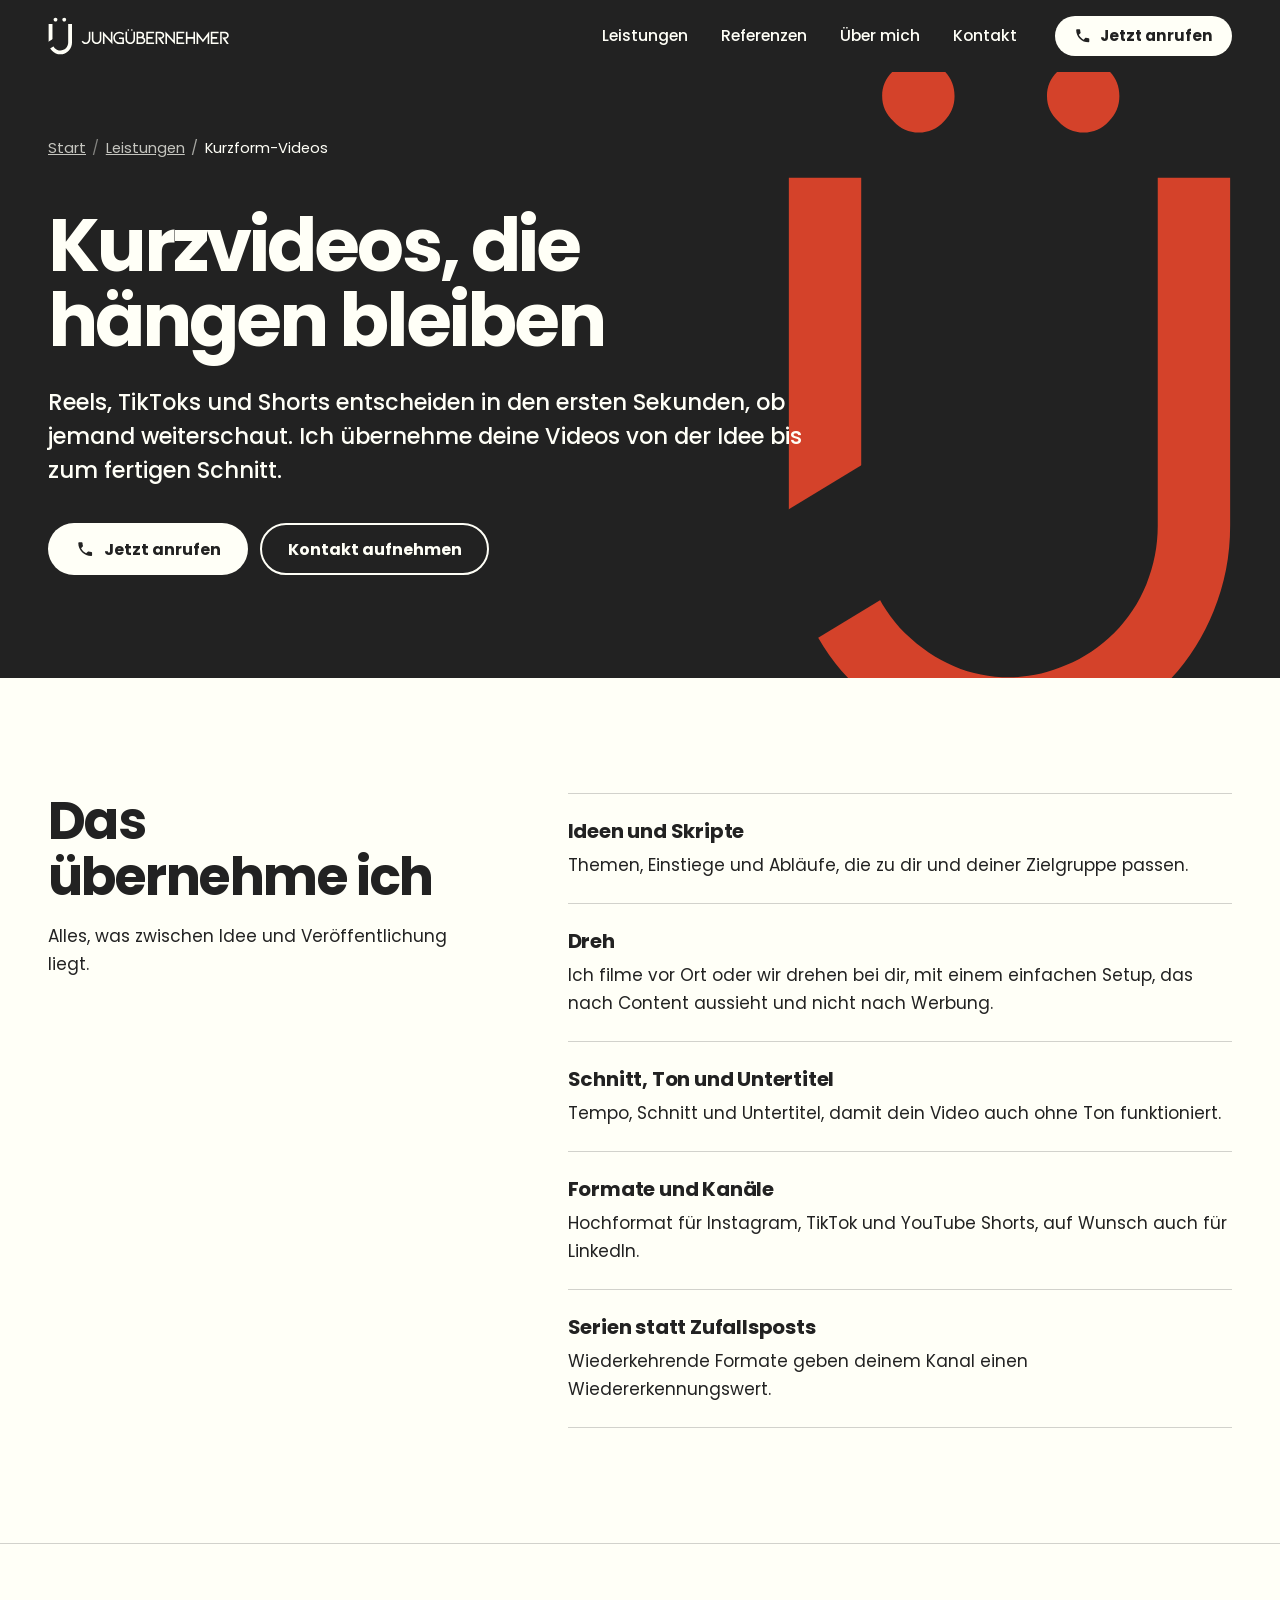
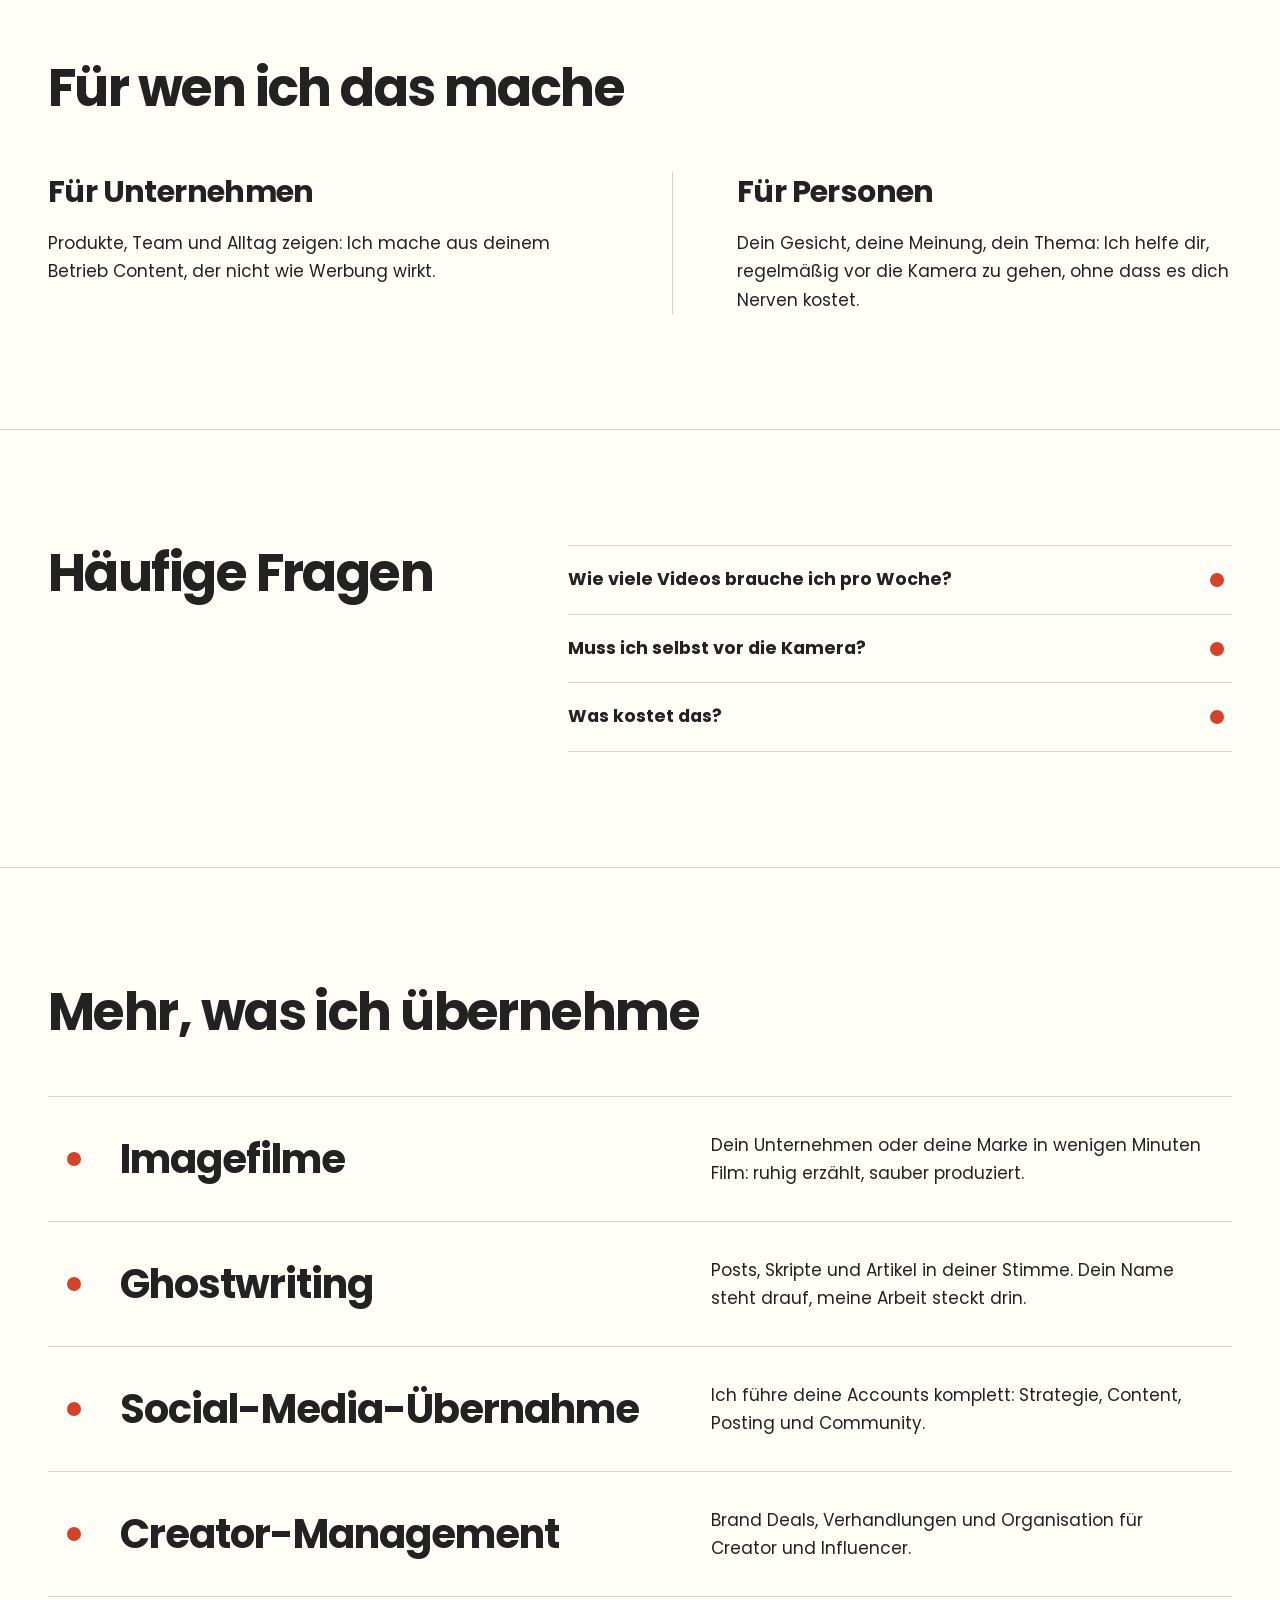
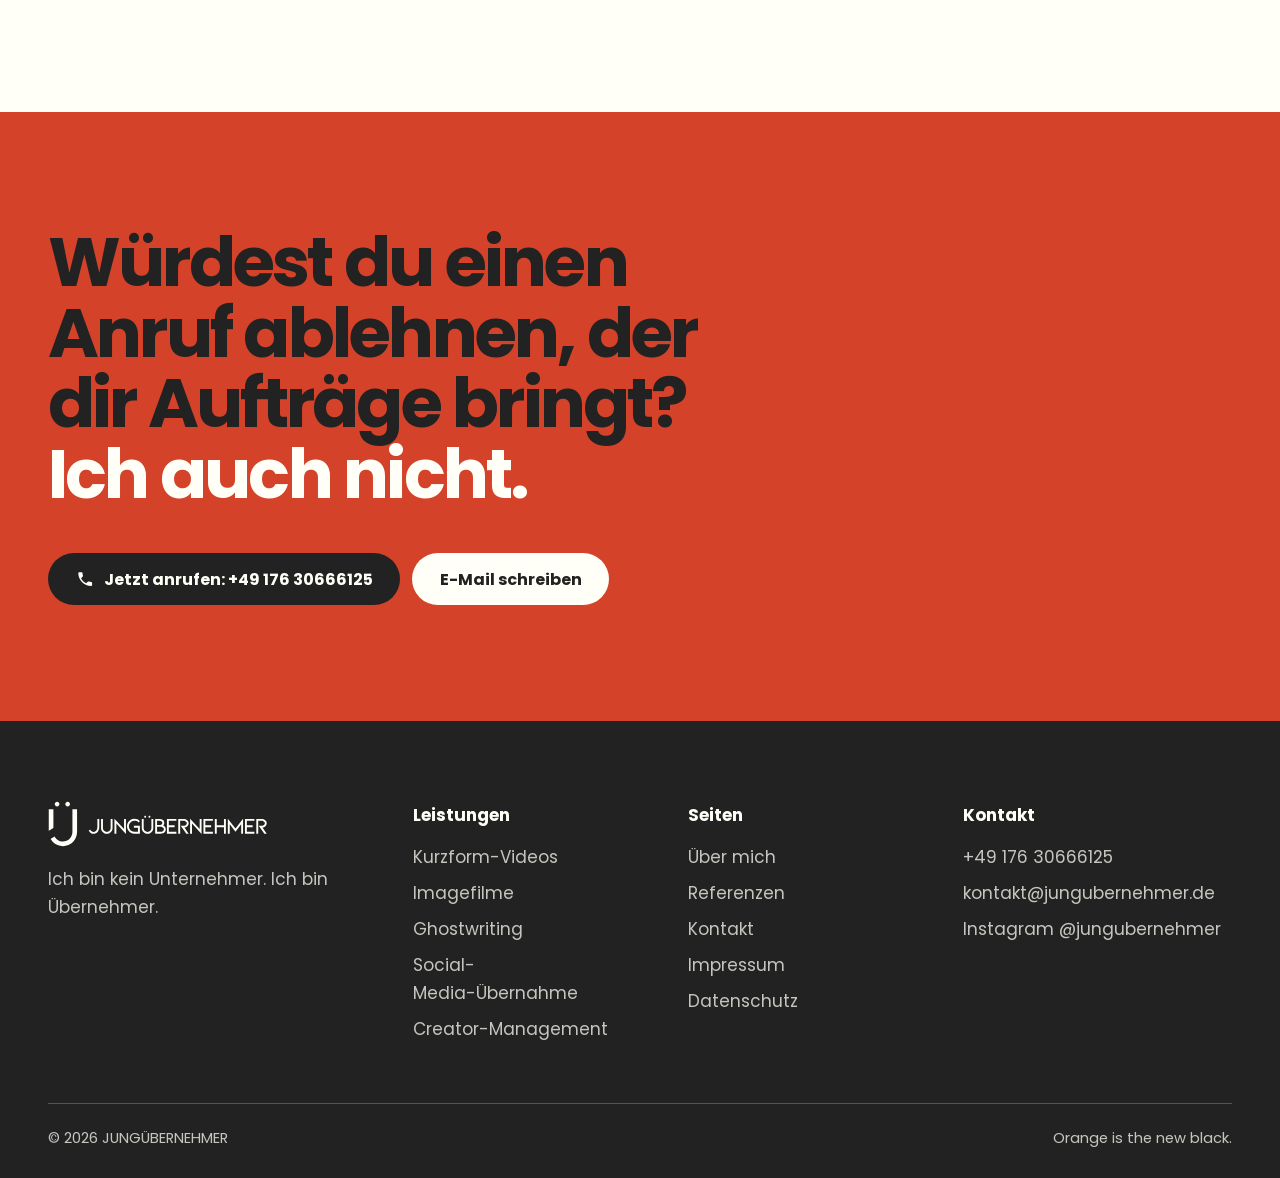
<file: leistungen/kurzform-videos/index.html>
<!doctype html>
<html lang="de">
<head>
<meta charset="utf-8">
<meta name="viewport" content="width=device-width, initial-scale=1">
<title>Kurzvideos für Reels, TikTok &amp; Shorts | JUNGÜBERNEHMER</title>
<meta name="description" content="Kurzform-Videos für Instagram, TikTok und YouTube Shorts: Idee, Skript, Dreh und Schnitt aus einer Hand. Für Unternehmen und Personen.">
<meta name="robots" content="index, follow, max-image-preview:large">
<link rel="canonical" href="https://jungubernehmer.de/leistungen/kurzform-videos/">
<meta name="theme-color" content="#d4422a">
<link rel="icon" href="/favicon.svg" type="image/svg+xml">
<link rel="icon" href="/favicon.ico" sizes="32x32">
<link rel="apple-touch-icon" href="/apple-touch-icon.png">
<link rel="manifest" href="/site.webmanifest">
<link rel="preload" href="/assets/fonts/poppins-700.woff" as="font" type="font/woff" crossorigin>
<link rel="preload" href="/assets/fonts/poppins-400.woff" as="font" type="font/woff" crossorigin>
<link rel="stylesheet" href="/assets/css/style.css">
<meta property="og:type" content="website">
<meta property="og:site_name" content="JUNGÜBERNEHMER">
<meta property="og:locale" content="de_DE">
<meta property="og:title" content="Kurzvideos für Reels, TikTok &amp; Shorts | JUNGÜBERNEHMER">
<meta property="og:description" content="Kurzform-Videos für Instagram, TikTok und YouTube Shorts: Idee, Skript, Dreh und Schnitt aus einer Hand. Für Unternehmen und Personen.">
<meta property="og:url" content="https://jungubernehmer.de/leistungen/kurzform-videos/">
<meta property="og:image" content="https://jungubernehmer.de/assets/img/og-image.jpg">
<meta property="og:image:type" content="image/jpeg">
<meta property="og:image:width" content="1200">
<meta property="og:image:height" content="630">
<meta property="og:image:alt" content="JUNGÜBERNEHMER: Ich bin kein Unternehmer. Ich bin Übernehmer.">
<meta name="twitter:card" content="summary_large_image">
<meta name="twitter:title" content="Kurzvideos für Reels, TikTok &amp; Shorts | JUNGÜBERNEHMER">
<meta name="twitter:description" content="Kurzform-Videos für Instagram, TikTok und YouTube Shorts: Idee, Skript, Dreh und Schnitt aus einer Hand. Für Unternehmen und Personen.">
<meta name="twitter:image" content="https://jungubernehmer.de/assets/img/og-image.jpg">
<script type="application/ld+json">
{
  "@context": "https://schema.org",
  "@graph": [
    {
      "@type": "Organization",
      "@id": "https://jungubernehmer.de/#organization",
      "name": "JUNGÜBERNEHMER",
      "url": "https://jungubernehmer.de/",
      "logo": {
        "@type": "ImageObject",
        "url": "https://jungubernehmer.de/icon-512.png",
        "width": 512,
        "height": 512
      },
      "image": "https://jungubernehmer.de/assets/img/og-image.jpg",
      "email": "kontakt@jungubernehmer.de",
      "telephone": "+4917630666125",
      "slogan": "Ich bin kein Unternehmer, ich bin Übernehmer.",
      "description": "Kurzform-Videos, Imagefilme, Ghostwriting, Social-Media-Betreuung und Creator-Management für Unternehmen und Personen.",
      "founder": {
        "@id": "https://jungubernehmer.de/#founder"
      },
      "sameAs": [
        "https://www.instagram.com/jungubernehmer/"
      ],
      "areaServed": {
        "@type": "Country",
        "name": "Deutschland"
      },
      "contactPoint": {
        "@type": "ContactPoint",
        "contactType": "customer service",
        "telephone": "+4917630666125",
        "email": "kontakt@jungubernehmer.de",
        "availableLanguage": "German"
      }
    },
    {
      "@type": "Person",
      "@id": "https://jungubernehmer.de/#founder",
      "name": "Devrim Can Barkin",
      "jobTitle": "Gründer",
      "image": "https://jungubernehmer.de/assets/img/portrait-1040.jpg",
      "worksFor": {
        "@id": "https://jungubernehmer.de/#organization"
      }
    },
    {
      "@type": "WebSite",
      "@id": "https://jungubernehmer.de/#website",
      "url": "https://jungubernehmer.de/",
      "name": "JUNGÜBERNEHMER",
      "inLanguage": "de-DE",
      "publisher": {
        "@id": "https://jungubernehmer.de/#organization"
      }
    },
    {
      "@type": "BreadcrumbList",
      "@id": "https://jungubernehmer.de/leistungen/kurzform-videos/#breadcrumb",
      "itemListElement": [
        {
          "@type": "ListItem",
          "position": 1,
          "name": "Start",
          "item": "https://jungubernehmer.de/"
        },
        {
          "@type": "ListItem",
          "position": 2,
          "name": "Leistungen",
          "item": "https://jungubernehmer.de/leistungen/"
        },
        {
          "@type": "ListItem",
          "position": 3,
          "name": "Kurzform-Videos",
          "item": "https://jungubernehmer.de/leistungen/kurzform-videos/"
        }
      ]
    },
    {
      "@type": "WebPage",
      "@id": "https://jungubernehmer.de/leistungen/kurzform-videos/#webpage",
      "url": "https://jungubernehmer.de/leistungen/kurzform-videos/",
      "name": "Kurzvideos für Reels, TikTok & Shorts | JUNGÜBERNEHMER",
      "description": "Kurzform-Videos für Instagram, TikTok und YouTube Shorts: Idee, Skript, Dreh und Schnitt aus einer Hand. Für Unternehmen und Personen.",
      "inLanguage": "de-DE",
      "isPartOf": {
        "@id": "https://jungubernehmer.de/#website"
      },
      "about": {
        "@id": "https://jungubernehmer.de/#organization"
      },
      "dateModified": "2026-10-25",
      "breadcrumb": {
        "@id": "https://jungubernehmer.de/leistungen/kurzform-videos/#breadcrumb"
      }
    },
    {
      "@type": "Service",
      "@id": "https://jungubernehmer.de/leistungen/kurzform-videos/#service",
      "name": "Kurzform-Videos",
      "serviceType": "Kurzform-Videoproduktion für Social Media",
      "description": "Kurzform-Videos für Instagram, TikTok und YouTube Shorts: Idee, Skript, Dreh und Schnitt aus einer Hand. Für Unternehmen und Personen.",
      "url": "https://jungubernehmer.de/leistungen/kurzform-videos/",
      "provider": {
        "@id": "https://jungubernehmer.de/#organization"
      },
      "areaServed": {
        "@type": "Country",
        "name": "Deutschland"
      }
    }
  ]
}
</script>
</head>
<body>
<a class="skip" href="#inhalt">Zum Inhalt springen</a>
<header class="site-header">
  <div class="wrap">
    <a class="brand" href="/" aria-label="JUNGÜBERNEHMER, zur Startseite"><img src="/assets/logo/logo-h-light.svg" width="191" height="40" alt="JUNGÜBERNEHMER"></a>
    <nav class="nav" id="hauptnavigation" aria-label="Hauptnavigation"><a href="/leistungen/">Leistungen</a><a href="/referenzen/">Referenzen</a><a href="/ueber-mich/">Über mich</a><a href="/kontakt/">Kontakt</a></nav>
    <div class="header-actions">
      <a class="btn btn--light btn--small" href="tel:+4917630666125" aria-label="Jetzt anrufen: +49 176 30666125"><svg viewBox="0 0 24 24" aria-hidden="true" focusable="false"><path d="M6.62 10.79c1.44 2.83 3.76 5.14 6.59 6.59l2.2-2.2c.27-.27.67-.36 1.02-.24 1.12.37 2.33.57 3.57.57.55 0 1 .45 1 1V20c0 .55-.45 1-1 1-9.39 0-17-7.61-17-17 0-.55.45-1 1-1h3.5c.55 0 1 .45 1 1 0 1.25.2 2.45.57 3.57.11.35.03.74-.25 1.02l-2.2 2.2z"/></svg><span>Jetzt anrufen</span></a>
      <button class="menu-toggle" type="button" aria-expanded="false" aria-controls="hauptnavigation">Menü</button>
    </div>
  </div>
</header>
<main id="inhalt">

<section class="page-hero">
  <img class="page-hero__mark" src="/assets/logo/mark-orange.svg" alt="" width="412" height="634">
  <div class="wrap">
    <nav class="crumbs" aria-label="Brotkrumen"><ol><li><a href="/">Start</a></li><li><a href="/leistungen/">Leistungen</a></li><li aria-current="page">Kurzform-Videos</li></ol></nav>
    <h1>Kurzvideos, die hängen bleiben</h1>
    <p class="lead">Reels, TikToks und Shorts entscheiden in den ersten Sekunden, ob jemand weiterschaut. Ich übernehme deine Videos von der Idee bis zum fertigen Schnitt.</p>
    <p class="actions"><a class="btn btn--light" href="tel:+4917630666125"><svg viewBox="0 0 24 24" aria-hidden="true" focusable="false"><path d="M6.62 10.79c1.44 2.83 3.76 5.14 6.59 6.59l2.2-2.2c.27-.27.67-.36 1.02-.24 1.12.37 2.33.57 3.57.57.55 0 1 .45 1 1V20c0 .55-.45 1-1 1-9.39 0-17-7.61-17-17 0-.55.45-1 1-1h3.5c.55 0 1 .45 1 1 0 1.25.2 2.45.57 3.57.11.35.03.74-.25 1.02l-2.2 2.2z"/></svg>Jetzt anrufen</a><a class="btn btn--line" href="/kontakt/">Kontakt aufnehmen</a></p>
  </div>
</section>
<section class="section">
  <div class="wrap">
    <div class="two-col">
      <div class="two-col__head"><h2>Das übernehme ich</h2><p>Alles, was zwischen Idee und Veröffentlichung liegt.</p></div>
      <div class="items"><div><h3>Ideen und Skripte</h3><p>Themen, Einstiege und Abläufe, die zu dir und deiner Zielgruppe passen.</p></div><div><h3>Dreh</h3><p>Ich filme vor Ort oder wir drehen bei dir, mit einem einfachen Setup, das nach Content aussieht und nicht nach Werbung.</p></div><div><h3>Schnitt, Ton und Untertitel</h3><p>Tempo, Schnitt und Untertitel, damit dein Video auch ohne Ton funktioniert.</p></div><div><h3>Formate und Kanäle</h3><p>Hochformat für Instagram, TikTok und YouTube Shorts, auf Wunsch auch für LinkedIn.</p></div><div><h3>Serien statt Zufallsposts</h3><p>Wiederkehrende Formate geben deinem Kanal einen Wiedererkennungswert.</p></div></div>
    </div>
  </div>
</section>
<section class="section section--line">
  <div class="wrap">
    <div class="section__head"><h2>Für wen ich das mache</h2></div>
    <div class="split"><div><h3>Für Unternehmen</h3><p>Produkte, Team und Alltag zeigen: Ich mache aus deinem Betrieb Content, der nicht wie Werbung wirkt.</p></div><div><h3>Für Personen</h3><p>Dein Gesicht, deine Meinung, dein Thema: Ich helfe dir, regelmäßig vor die Kamera zu gehen, ohne dass es dich Nerven kostet.</p></div></div>
  </div>
</section>
<section class="section section--line">
  <div class="wrap">
    <div class="two-col">
      <div class="two-col__head"><h2>Häufige Fragen</h2></div>
      <div class="faq"><details><summary>Wie viele Videos brauche ich pro Woche?</summary><div class="answer"><p>Das hängt von deinem Ziel und deinen Kanälen ab. Wir legen im Gespräch einen Rhythmus fest, den du durchhältst und den ich gut liefern kann.</p></div></details><details><summary>Muss ich selbst vor die Kamera?</summary><div class="answer"><p>Nein. Es geht auch mit Produkten, Team, Voice-over oder Bildschirmaufnahmen. Wenn du dich zeigen willst, helfe ich dir mit Skript und Anleitung.</p></div></details><details><summary>Was kostet das?</summary><div class="answer"><p>Der Preis hängt von Umfang und Rhythmus ab. Ruf mich an, dann bekommst du ein konkretes Angebot.</p></div></details></div>
    </div>
  </div>
</section>
<section class="section section--line">
  <div class="wrap">
    <div class="section__head"><h2>Mehr, was ich übernehme</h2></div>
    <ul class="rows"><li><a class="row" href="/leistungen/imagefilme/"><h3 class="row__title">Imagefilme</h3><p class="row__text">Dein Unternehmen oder deine Marke in wenigen Minuten Film: ruhig erzählt, sauber produziert.</p></a></li><li><a class="row" href="/leistungen/ghostwriting/"><h3 class="row__title">Ghostwriting</h3><p class="row__text">Posts, Skripte und Artikel in deiner Stimme. Dein Name steht drauf, meine Arbeit steckt drin.</p></a></li><li><a class="row" href="/leistungen/social-media-uebernahme/"><h3 class="row__title">Social-Media-Übernahme</h3><p class="row__text">Ich führe deine Accounts komplett: Strategie, Content, Posting und Community.</p></a></li><li><a class="row" href="/leistungen/creator-management/"><h3 class="row__title">Creator-Management</h3><p class="row__text">Brand Deals, Verhandlungen und Organisation für Creator und Influencer.</p></a></li></ul>
  </div>
</section>
<section class="section section--orange cta">
  <div class="wrap">
    <h2><span>Würdest du einen Anruf ablehnen, der dir Aufträge bringt?</span><span class="cta__b">Ich auch nicht.</span></h2>
    <p class="actions">
      <a class="btn btn--ink" href="tel:+4917630666125"><svg viewBox="0 0 24 24" aria-hidden="true" focusable="false"><path d="M6.62 10.79c1.44 2.83 3.76 5.14 6.59 6.59l2.2-2.2c.27-.27.67-.36 1.02-.24 1.12.37 2.33.57 3.57.57.55 0 1 .45 1 1V20c0 .55-.45 1-1 1-9.39 0-17-7.61-17-17 0-.55.45-1 1-1h3.5c.55 0 1 .45 1 1 0 1.25.2 2.45.57 3.57.11.35.03.74-.25 1.02l-2.2 2.2z"/></svg>Jetzt anrufen: +49 176 30666125</a>
      <a class="btn btn--light" href="mailto:kontakt@jungubernehmer.de">E-Mail schreiben</a>
    </p>
  </div>
</section>

</main>
<footer class="site-footer">
  <div class="wrap">
    <div class="footer-grid">
      <div class="footer-brand">
        <img src="/assets/logo/logo-h-light.svg" width="220" height="46" alt="JUNGÜBERNEHMER" loading="lazy">
        <p>Ich bin kein Unternehmer. Ich bin Übernehmer.</p>
      </div>
      <nav aria-label="Leistungen">
        <p class="footer-title">Leistungen</p>
        <ul><li><a href="/leistungen/kurzform-videos/">Kurzform-Videos</a></li><li><a href="/leistungen/imagefilme/">Imagefilme</a></li><li><a href="/leistungen/ghostwriting/">Ghostwriting</a></li><li><a href="/leistungen/social-media-uebernahme/">Social-Media-Übernahme</a></li><li><a href="/leistungen/creator-management/">Creator-Management</a></li></ul>
      </nav>
      <nav aria-label="Seiten">
        <p class="footer-title">Seiten</p>
        <ul>
          <li><a href="/ueber-mich/">Über mich</a></li>
          <li><a href="/referenzen/">Referenzen</a></li>
          <li><a href="/kontakt/">Kontakt</a></li>
          <li><a href="/impressum/">Impressum</a></li>
          <li><a href="/datenschutz/">Datenschutz</a></li>
        </ul>
      </nav>
      <div>
        <p class="footer-title">Kontakt</p>
        <ul>
          <li><a href="tel:+4917630666125">+49 176 30666125</a></li>
          <li><a href="mailto:kontakt@jungubernehmer.de">kontakt@jungubernehmer.de</a></li>
          <li><a href="https://www.instagram.com/jungubernehmer/" rel="noopener">Instagram @jungubernehmer</a></li>
        </ul>
      </div>
    </div>
    <div class="footer-bottom">
      <p>© 2026 JUNGÜBERNEHMER</p>
      <p>Orange is the new black.</p>
    </div>
  </div>
</footer>
<script src="/assets/js/main.js" defer></script>
</body>
</html>
</file>
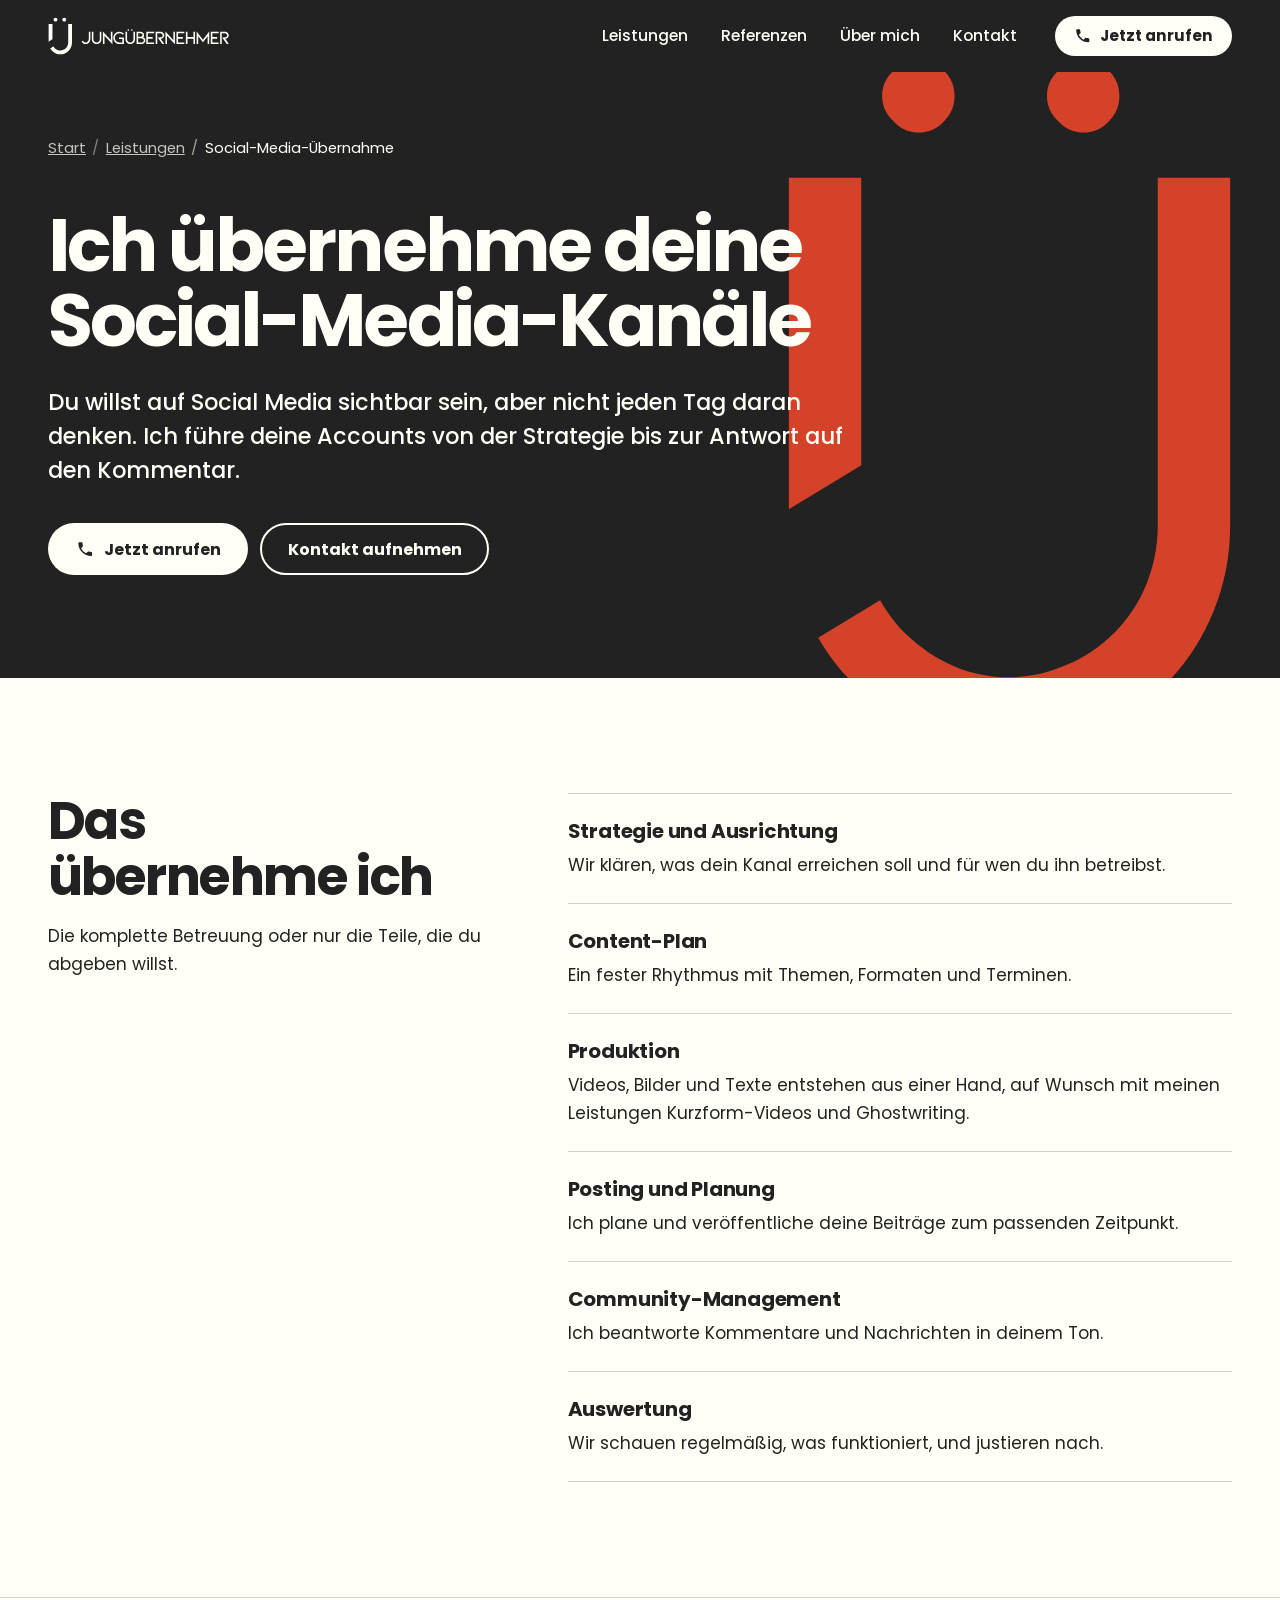
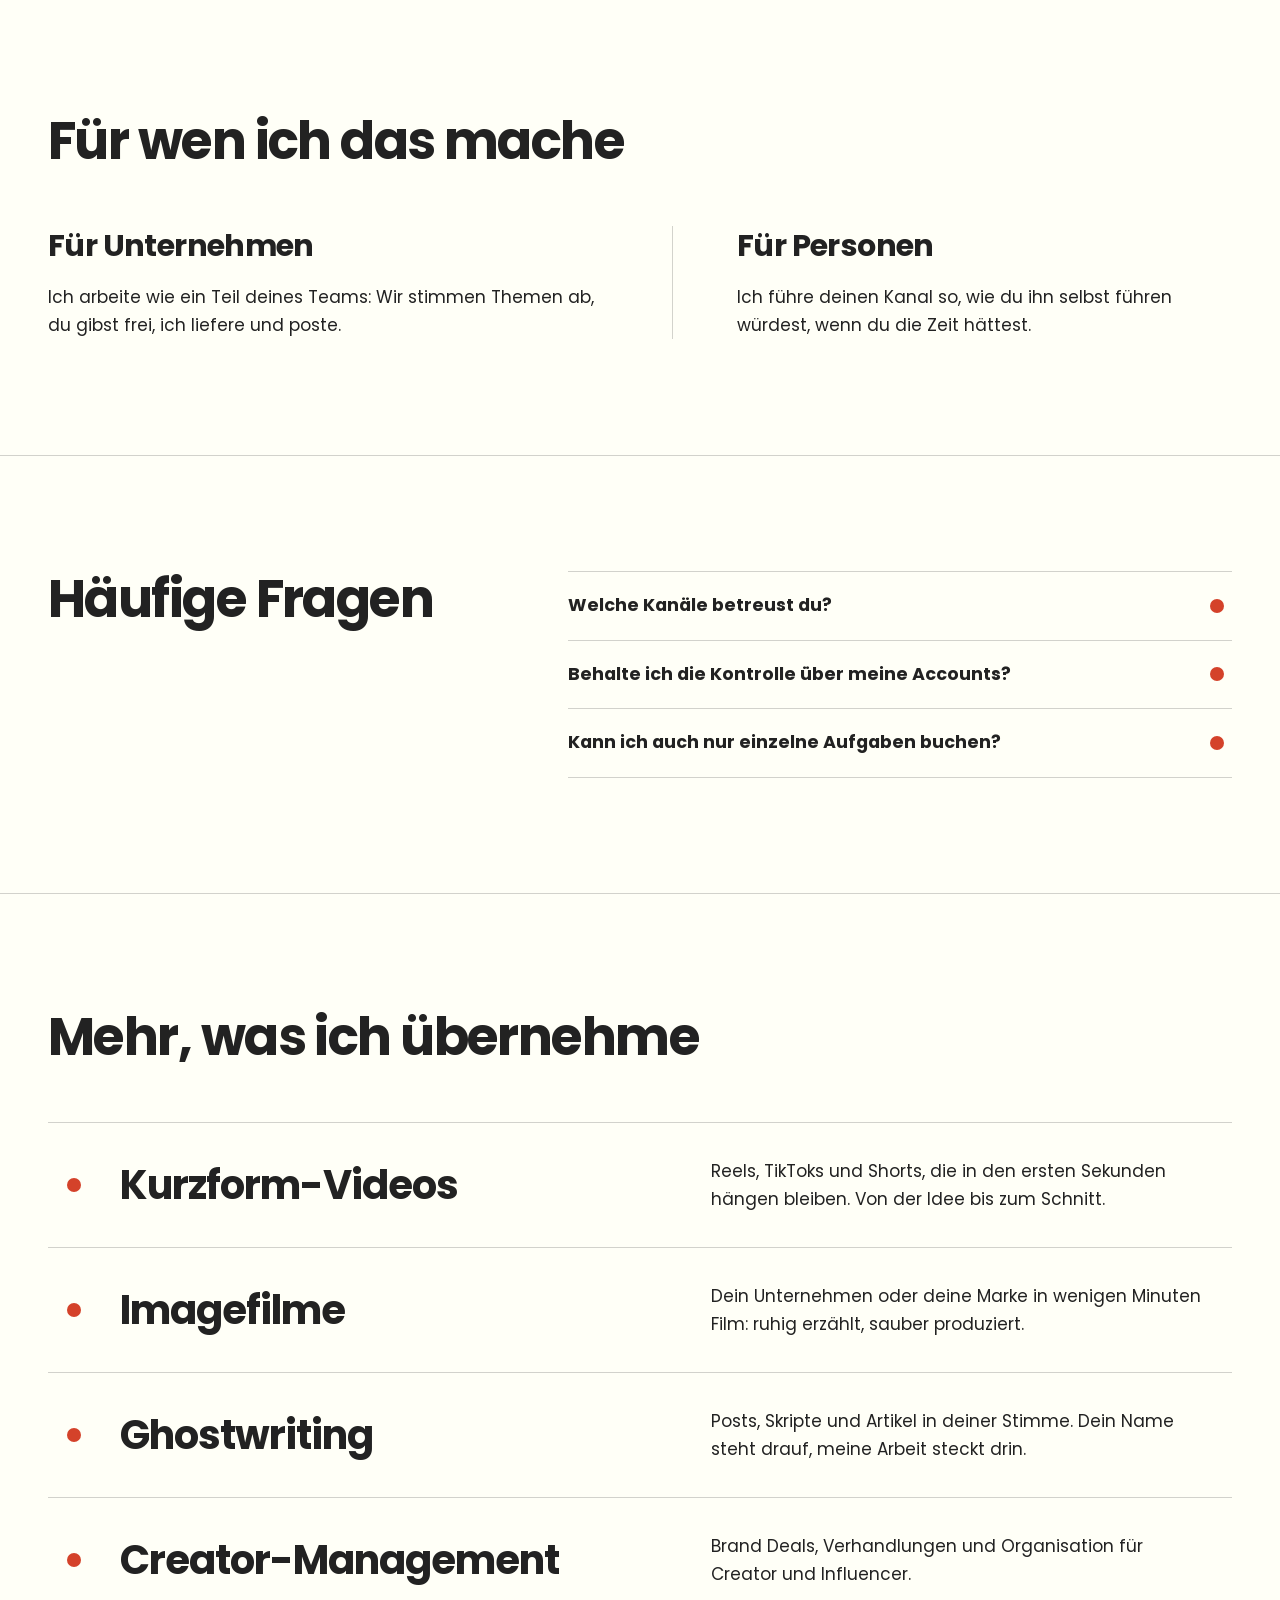
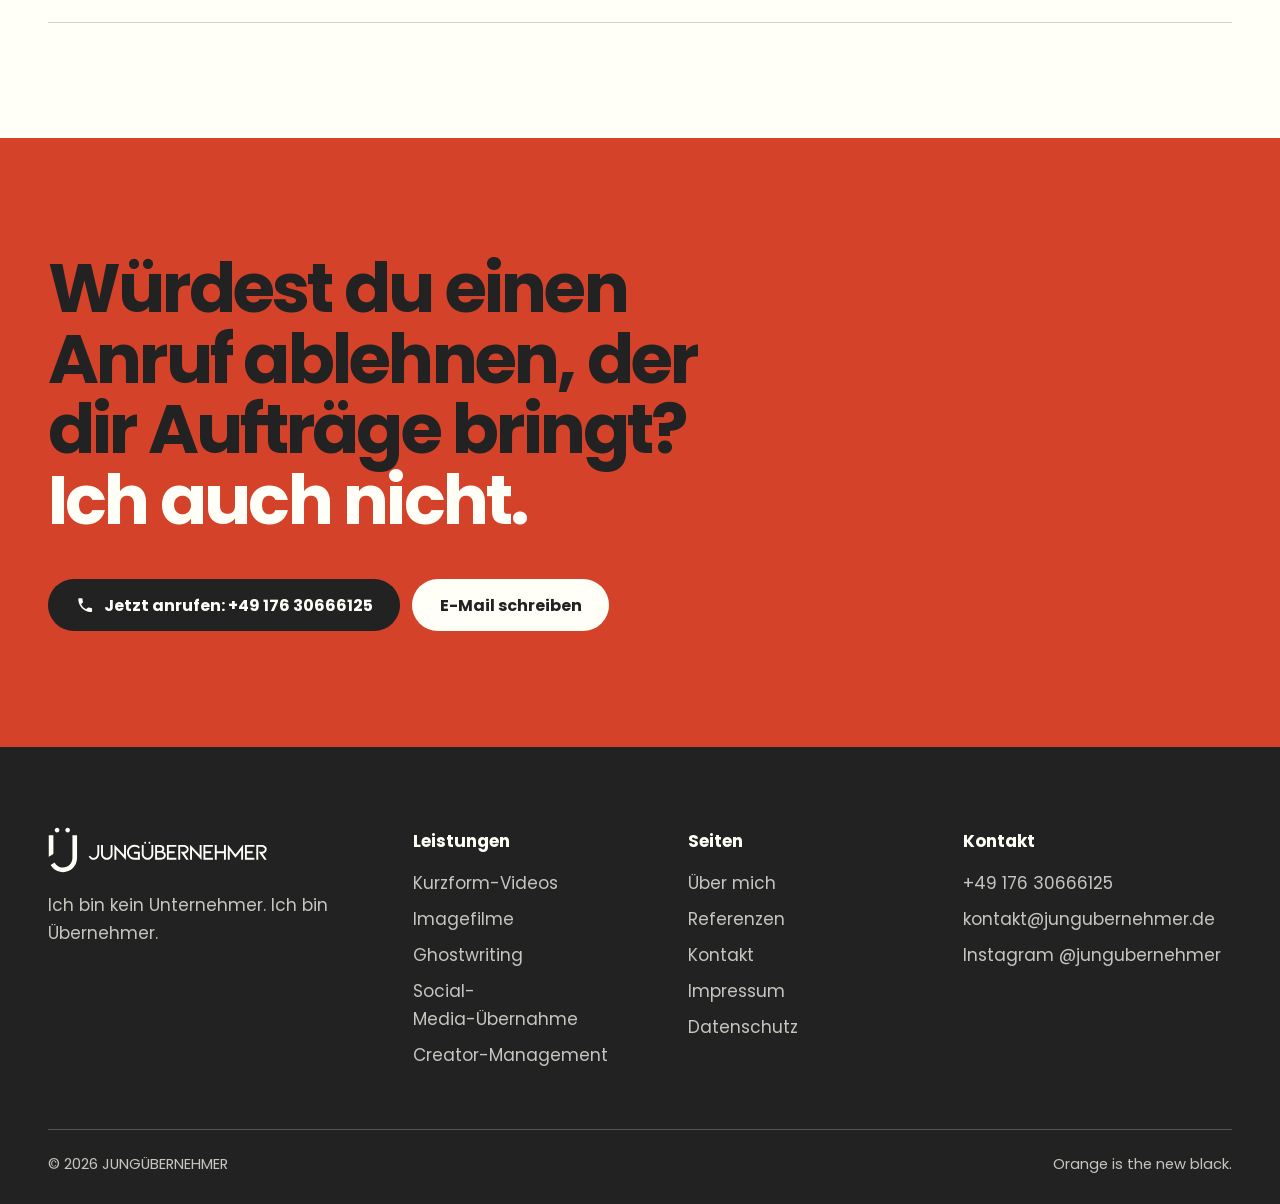
<file: leistungen/social-media-uebernahme/index.html>
<!doctype html>
<html lang="de">
<head>
<meta charset="utf-8">
<meta name="viewport" content="width=device-width, initial-scale=1">
<title>Social-Media-Betreuung &amp; Account-Übernahme | JUNGÜBERNEHMER</title>
<meta name="description" content="Ich übernehme deine Social-Media-Accounts komplett: Strategie, Content, Posting und Community-Betreuung für Unternehmen und Personen.">
<meta name="robots" content="index, follow, max-image-preview:large">
<link rel="canonical" href="https://jungubernehmer.de/leistungen/social-media-uebernahme/">
<meta name="theme-color" content="#d4422a">
<link rel="icon" href="/favicon.svg" type="image/svg+xml">
<link rel="icon" href="/favicon.ico" sizes="32x32">
<link rel="apple-touch-icon" href="/apple-touch-icon.png">
<link rel="manifest" href="/site.webmanifest">
<link rel="preload" href="/assets/fonts/poppins-700.woff" as="font" type="font/woff" crossorigin>
<link rel="preload" href="/assets/fonts/poppins-400.woff" as="font" type="font/woff" crossorigin>
<link rel="stylesheet" href="/assets/css/style.css">
<meta property="og:type" content="website">
<meta property="og:site_name" content="JUNGÜBERNEHMER">
<meta property="og:locale" content="de_DE">
<meta property="og:title" content="Social-Media-Betreuung &amp; Account-Übernahme | JUNGÜBERNEHMER">
<meta property="og:description" content="Ich übernehme deine Social-Media-Accounts komplett: Strategie, Content, Posting und Community-Betreuung für Unternehmen und Personen.">
<meta property="og:url" content="https://jungubernehmer.de/leistungen/social-media-uebernahme/">
<meta property="og:image" content="https://jungubernehmer.de/assets/img/og-image.jpg">
<meta property="og:image:type" content="image/jpeg">
<meta property="og:image:width" content="1200">
<meta property="og:image:height" content="630">
<meta property="og:image:alt" content="JUNGÜBERNEHMER: Ich bin kein Unternehmer. Ich bin Übernehmer.">
<meta name="twitter:card" content="summary_large_image">
<meta name="twitter:title" content="Social-Media-Betreuung &amp; Account-Übernahme | JUNGÜBERNEHMER">
<meta name="twitter:description" content="Ich übernehme deine Social-Media-Accounts komplett: Strategie, Content, Posting und Community-Betreuung für Unternehmen und Personen.">
<meta name="twitter:image" content="https://jungubernehmer.de/assets/img/og-image.jpg">
<script type="application/ld+json">
{
  "@context": "https://schema.org",
  "@graph": [
    {
      "@type": "Organization",
      "@id": "https://jungubernehmer.de/#organization",
      "name": "JUNGÜBERNEHMER",
      "url": "https://jungubernehmer.de/",
      "logo": {
        "@type": "ImageObject",
        "url": "https://jungubernehmer.de/icon-512.png",
        "width": 512,
        "height": 512
      },
      "image": "https://jungubernehmer.de/assets/img/og-image.jpg",
      "email": "kontakt@jungubernehmer.de",
      "telephone": "+4917630666125",
      "slogan": "Ich bin kein Unternehmer, ich bin Übernehmer.",
      "description": "Kurzform-Videos, Imagefilme, Ghostwriting, Social-Media-Betreuung und Creator-Management für Unternehmen und Personen.",
      "founder": {
        "@id": "https://jungubernehmer.de/#founder"
      },
      "sameAs": [
        "https://www.instagram.com/jungubernehmer/"
      ],
      "areaServed": {
        "@type": "Country",
        "name": "Deutschland"
      },
      "contactPoint": {
        "@type": "ContactPoint",
        "contactType": "customer service",
        "telephone": "+4917630666125",
        "email": "kontakt@jungubernehmer.de",
        "availableLanguage": "German"
      }
    },
    {
      "@type": "Person",
      "@id": "https://jungubernehmer.de/#founder",
      "name": "Devrim Can Barkin",
      "jobTitle": "Gründer",
      "image": "https://jungubernehmer.de/assets/img/portrait-1040.jpg",
      "worksFor": {
        "@id": "https://jungubernehmer.de/#organization"
      }
    },
    {
      "@type": "WebSite",
      "@id": "https://jungubernehmer.de/#website",
      "url": "https://jungubernehmer.de/",
      "name": "JUNGÜBERNEHMER",
      "inLanguage": "de-DE",
      "publisher": {
        "@id": "https://jungubernehmer.de/#organization"
      }
    },
    {
      "@type": "BreadcrumbList",
      "@id": "https://jungubernehmer.de/leistungen/social-media-uebernahme/#breadcrumb",
      "itemListElement": [
        {
          "@type": "ListItem",
          "position": 1,
          "name": "Start",
          "item": "https://jungubernehmer.de/"
        },
        {
          "@type": "ListItem",
          "position": 2,
          "name": "Leistungen",
          "item": "https://jungubernehmer.de/leistungen/"
        },
        {
          "@type": "ListItem",
          "position": 3,
          "name": "Social-Media-Übernahme",
          "item": "https://jungubernehmer.de/leistungen/social-media-uebernahme/"
        }
      ]
    },
    {
      "@type": "WebPage",
      "@id": "https://jungubernehmer.de/leistungen/social-media-uebernahme/#webpage",
      "url": "https://jungubernehmer.de/leistungen/social-media-uebernahme/",
      "name": "Social-Media-Betreuung & Account-Übernahme | JUNGÜBERNEHMER",
      "description": "Ich übernehme deine Social-Media-Accounts komplett: Strategie, Content, Posting und Community-Betreuung für Unternehmen und Personen.",
      "inLanguage": "de-DE",
      "isPartOf": {
        "@id": "https://jungubernehmer.de/#website"
      },
      "about": {
        "@id": "https://jungubernehmer.de/#organization"
      },
      "dateModified": "2026-10-25",
      "breadcrumb": {
        "@id": "https://jungubernehmer.de/leistungen/social-media-uebernahme/#breadcrumb"
      }
    },
    {
      "@type": "Service",
      "@id": "https://jungubernehmer.de/leistungen/social-media-uebernahme/#service",
      "name": "Social-Media-Übernahme",
      "serviceType": "Social-Media-Betreuung und Account-Management",
      "description": "Ich übernehme deine Social-Media-Accounts komplett: Strategie, Content, Posting und Community-Betreuung für Unternehmen und Personen.",
      "url": "https://jungubernehmer.de/leistungen/social-media-uebernahme/",
      "provider": {
        "@id": "https://jungubernehmer.de/#organization"
      },
      "areaServed": {
        "@type": "Country",
        "name": "Deutschland"
      }
    }
  ]
}
</script>
</head>
<body>
<a class="skip" href="#inhalt">Zum Inhalt springen</a>
<header class="site-header">
  <div class="wrap">
    <a class="brand" href="/" aria-label="JUNGÜBERNEHMER, zur Startseite"><img src="/assets/logo/logo-h-light.svg" width="191" height="40" alt="JUNGÜBERNEHMER"></a>
    <nav class="nav" id="hauptnavigation" aria-label="Hauptnavigation"><a href="/leistungen/">Leistungen</a><a href="/referenzen/">Referenzen</a><a href="/ueber-mich/">Über mich</a><a href="/kontakt/">Kontakt</a></nav>
    <div class="header-actions">
      <a class="btn btn--light btn--small" href="tel:+4917630666125" aria-label="Jetzt anrufen: +49 176 30666125"><svg viewBox="0 0 24 24" aria-hidden="true" focusable="false"><path d="M6.62 10.79c1.44 2.83 3.76 5.14 6.59 6.59l2.2-2.2c.27-.27.67-.36 1.02-.24 1.12.37 2.33.57 3.57.57.55 0 1 .45 1 1V20c0 .55-.45 1-1 1-9.39 0-17-7.61-17-17 0-.55.45-1 1-1h3.5c.55 0 1 .45 1 1 0 1.25.2 2.45.57 3.57.11.35.03.74-.25 1.02l-2.2 2.2z"/></svg><span>Jetzt anrufen</span></a>
      <button class="menu-toggle" type="button" aria-expanded="false" aria-controls="hauptnavigation">Menü</button>
    </div>
  </div>
</header>
<main id="inhalt">

<section class="page-hero">
  <img class="page-hero__mark" src="/assets/logo/mark-orange.svg" alt="" width="412" height="634">
  <div class="wrap">
    <nav class="crumbs" aria-label="Brotkrumen"><ol><li><a href="/">Start</a></li><li><a href="/leistungen/">Leistungen</a></li><li aria-current="page">Social-Media-Übernahme</li></ol></nav>
    <h1>Ich übernehme deine Social-Media-Kanäle</h1>
    <p class="lead">Du willst auf Social Media sichtbar sein, aber nicht jeden Tag daran denken. Ich führe deine Accounts von der Strategie bis zur Antwort auf den Kommentar.</p>
    <p class="actions"><a class="btn btn--light" href="tel:+4917630666125"><svg viewBox="0 0 24 24" aria-hidden="true" focusable="false"><path d="M6.62 10.79c1.44 2.83 3.76 5.14 6.59 6.59l2.2-2.2c.27-.27.67-.36 1.02-.24 1.12.37 2.33.57 3.57.57.55 0 1 .45 1 1V20c0 .55-.45 1-1 1-9.39 0-17-7.61-17-17 0-.55.45-1 1-1h3.5c.55 0 1 .45 1 1 0 1.25.2 2.45.57 3.57.11.35.03.74-.25 1.02l-2.2 2.2z"/></svg>Jetzt anrufen</a><a class="btn btn--line" href="/kontakt/">Kontakt aufnehmen</a></p>
  </div>
</section>
<section class="section">
  <div class="wrap">
    <div class="two-col">
      <div class="two-col__head"><h2>Das übernehme ich</h2><p>Die komplette Betreuung oder nur die Teile, die du abgeben willst.</p></div>
      <div class="items"><div><h3>Strategie und Ausrichtung</h3><p>Wir klären, was dein Kanal erreichen soll und für wen du ihn betreibst.</p></div><div><h3>Content-Plan</h3><p>Ein fester Rhythmus mit Themen, Formaten und Terminen.</p></div><div><h3>Produktion</h3><p>Videos, Bilder und Texte entstehen aus einer Hand, auf Wunsch mit meinen Leistungen Kurzform-Videos und Ghostwriting.</p></div><div><h3>Posting und Planung</h3><p>Ich plane und veröffentliche deine Beiträge zum passenden Zeitpunkt.</p></div><div><h3>Community-Management</h3><p>Ich beantworte Kommentare und Nachrichten in deinem Ton.</p></div><div><h3>Auswertung</h3><p>Wir schauen regelmäßig, was funktioniert, und justieren nach.</p></div></div>
    </div>
  </div>
</section>
<section class="section section--line">
  <div class="wrap">
    <div class="section__head"><h2>Für wen ich das mache</h2></div>
    <div class="split"><div><h3>Für Unternehmen</h3><p>Ich arbeite wie ein Teil deines Teams: Wir stimmen Themen ab, du gibst frei, ich liefere und poste.</p></div><div><h3>Für Personen</h3><p>Ich führe deinen Kanal so, wie du ihn selbst führen würdest, wenn du die Zeit hättest.</p></div></div>
  </div>
</section>
<section class="section section--line">
  <div class="wrap">
    <div class="two-col">
      <div class="two-col__head"><h2>Häufige Fragen</h2></div>
      <div class="faq"><details><summary>Welche Kanäle betreust du?</summary><div class="answer"><p>Instagram, TikTok, LinkedIn und YouTube. Wir legen fest, welche für dein Ziel wirklich Sinn ergeben.</p></div></details><details><summary>Behalte ich die Kontrolle über meine Accounts?</summary><div class="answer"><p>Ja. Die Accounts bleiben bei dir. Du entscheidest, was freigegeben werden muss und was ich selbstständig veröffentliche.</p></div></details><details><summary>Kann ich auch nur einzelne Aufgaben buchen?</summary><div class="answer"><p>Ja. Du kannst die komplette Betreuung nehmen oder nur Videos, Texte oder Community-Management.</p></div></details></div>
    </div>
  </div>
</section>
<section class="section section--line">
  <div class="wrap">
    <div class="section__head"><h2>Mehr, was ich übernehme</h2></div>
    <ul class="rows"><li><a class="row" href="/leistungen/kurzform-videos/"><h3 class="row__title">Kurzform-Videos</h3><p class="row__text">Reels, TikToks und Shorts, die in den ersten Sekunden hängen bleiben. Von der Idee bis zum Schnitt.</p></a></li><li><a class="row" href="/leistungen/imagefilme/"><h3 class="row__title">Imagefilme</h3><p class="row__text">Dein Unternehmen oder deine Marke in wenigen Minuten Film: ruhig erzählt, sauber produziert.</p></a></li><li><a class="row" href="/leistungen/ghostwriting/"><h3 class="row__title">Ghostwriting</h3><p class="row__text">Posts, Skripte und Artikel in deiner Stimme. Dein Name steht drauf, meine Arbeit steckt drin.</p></a></li><li><a class="row" href="/leistungen/creator-management/"><h3 class="row__title">Creator-Management</h3><p class="row__text">Brand Deals, Verhandlungen und Organisation für Creator und Influencer.</p></a></li></ul>
  </div>
</section>
<section class="section section--orange cta">
  <div class="wrap">
    <h2><span>Würdest du einen Anruf ablehnen, der dir Aufträge bringt?</span><span class="cta__b">Ich auch nicht.</span></h2>
    <p class="actions">
      <a class="btn btn--ink" href="tel:+4917630666125"><svg viewBox="0 0 24 24" aria-hidden="true" focusable="false"><path d="M6.62 10.79c1.44 2.83 3.76 5.14 6.59 6.59l2.2-2.2c.27-.27.67-.36 1.02-.24 1.12.37 2.33.57 3.57.57.55 0 1 .45 1 1V20c0 .55-.45 1-1 1-9.39 0-17-7.61-17-17 0-.55.45-1 1-1h3.5c.55 0 1 .45 1 1 0 1.25.2 2.45.57 3.57.11.35.03.74-.25 1.02l-2.2 2.2z"/></svg>Jetzt anrufen: +49 176 30666125</a>
      <a class="btn btn--light" href="mailto:kontakt@jungubernehmer.de">E-Mail schreiben</a>
    </p>
  </div>
</section>

</main>
<footer class="site-footer">
  <div class="wrap">
    <div class="footer-grid">
      <div class="footer-brand">
        <img src="/assets/logo/logo-h-light.svg" width="220" height="46" alt="JUNGÜBERNEHMER" loading="lazy">
        <p>Ich bin kein Unternehmer. Ich bin Übernehmer.</p>
      </div>
      <nav aria-label="Leistungen">
        <p class="footer-title">Leistungen</p>
        <ul><li><a href="/leistungen/kurzform-videos/">Kurzform-Videos</a></li><li><a href="/leistungen/imagefilme/">Imagefilme</a></li><li><a href="/leistungen/ghostwriting/">Ghostwriting</a></li><li><a href="/leistungen/social-media-uebernahme/">Social-Media-Übernahme</a></li><li><a href="/leistungen/creator-management/">Creator-Management</a></li></ul>
      </nav>
      <nav aria-label="Seiten">
        <p class="footer-title">Seiten</p>
        <ul>
          <li><a href="/ueber-mich/">Über mich</a></li>
          <li><a href="/referenzen/">Referenzen</a></li>
          <li><a href="/kontakt/">Kontakt</a></li>
          <li><a href="/impressum/">Impressum</a></li>
          <li><a href="/datenschutz/">Datenschutz</a></li>
        </ul>
      </nav>
      <div>
        <p class="footer-title">Kontakt</p>
        <ul>
          <li><a href="tel:+4917630666125">+49 176 30666125</a></li>
          <li><a href="mailto:kontakt@jungubernehmer.de">kontakt@jungubernehmer.de</a></li>
          <li><a href="https://www.instagram.com/jungubernehmer/" rel="noopener">Instagram @jungubernehmer</a></li>
        </ul>
      </div>
    </div>
    <div class="footer-bottom">
      <p>© 2026 JUNGÜBERNEHMER</p>
      <p>Orange is the new black.</p>
    </div>
  </div>
</footer>
<script src="/assets/js/main.js" defer></script>
</body>
</html>
</file>
<file: assets/css/style.css>
/* JUNGÜBERNEHMER – Stylesheet
   Schrift: Poppins (selbst gehostet, keine Verbindung zu Google).
   Farben: Orange #d4422a, Tinte #222222, Papier #fffff7.
   Kontrast-Hinweis: Orange und Tinte erreichen nur ca. 3,5:1. Deshalb steht auf Orange
   ausschließlich große Schrift (ab 24 px bzw. fett ab 19 px). Kleiner Text steht auf Papier oder Tinte. */

@font-face { font-family: "Poppins"; font-weight: 400; font-style: normal; font-display: swap;
  src: url("../fonts/poppins-400.woff") format("woff"); }
@font-face { font-family: "Poppins"; font-weight: 500; font-style: normal; font-display: swap;
  src: url("../fonts/poppins-500.woff") format("woff"); }
@font-face { font-family: "Poppins"; font-weight: 700; font-style: normal; font-display: swap;
  src: url("../fonts/poppins-700.woff") format("woff"); }

:root {
  --orange: #d4422a;
  --ink: #222222;
  --paper: #fffff7;
  --paper-dim: rgba(255, 255, 247, 0.74);
  --line: rgba(34, 34, 34, 0.2);
  --line-light: rgba(255, 255, 247, 0.22);
  --wrap: 1200px;
  --gutter: clamp(20px, 5vw, 48px);
  --font: "Poppins", system-ui, -apple-system, "Segoe UI", Roboto, Arial, sans-serif;
  --focus: #222222;
}

*, *::before, *::after { box-sizing: border-box; }

html { -webkit-text-size-adjust: 100%; scroll-behavior: smooth; scroll-padding-top: 96px; }

body {
  margin: 0;
  font-family: var(--font);
  font-size: 1.0625rem;
  line-height: 1.65;
  color: var(--ink);
  background: var(--paper);
  -webkit-font-smoothing: antialiased;
  text-rendering: optimizeLegibility;
}

img, svg { display: block; max-width: 100%; height: auto; }
a { color: inherit; }
main { display: block; }

h1, h2, h3 { margin: 0; font-weight: 700; text-wrap: balance; }
h2 { font-size: clamp(1.9rem, 4.2vw, 3.25rem); line-height: 1.08; letter-spacing: -0.03em; }
h3 { font-size: 1.25rem; line-height: 1.3; letter-spacing: -0.01em; }
p { margin: 0 0 1em; max-width: 62ch; }
ul, ol { margin: 0; padding: 0; }

:focus-visible { outline: 3px solid var(--focus); outline-offset: 3px; }
.site-header, .site-footer, .section--ink, .page-hero { --focus: var(--paper); }

.wrap { width: 100%; max-width: calc(var(--wrap) + 2 * var(--gutter)); margin-inline: auto; padding-inline: var(--gutter); }

.skip { position: absolute; left: 12px; top: -80px; z-index: 100; padding: 0.7em 1.1em; background: var(--paper);
  color: var(--ink); font-weight: 700; border-radius: 999px; }
.skip:focus { top: 12px; }

/* ---------- Buttons ---------- */
.btn { display: inline-flex; align-items: center; gap: 0.6em; padding: 0.9em 1.6em; border: 2px solid transparent;
  border-radius: 999px; font-family: inherit; font-size: 1rem; font-weight: 700; line-height: 1.2; text-decoration: none;
  cursor: pointer; transition: background-color 0.2s, color 0.2s, border-color 0.2s; }
.btn svg { width: 1.15em; height: 1.15em; fill: currentColor; flex: none; }
.btn--ink { background: var(--ink); color: var(--paper); }
.btn--ink:hover { background: #000; }
.btn--light { background: var(--paper); color: var(--ink); }
.btn--light:hover { background: #fff; }
.btn--line { border-color: var(--paper); color: var(--paper); }
.btn--line:hover { background: var(--paper); color: var(--ink); }
.btn--small { padding: 0.6em 1.1em; font-size: 0.95rem; }
.actions { display: flex; flex-wrap: wrap; gap: 12px; margin: 0; }

/* ---------- Kopfzeile ---------- */
.site-header { position: sticky; top: 0; z-index: 50; background: var(--ink); color: var(--paper); }
.site-header .wrap { position: relative; display: flex; align-items: center; gap: 24px; min-height: 72px; }
.brand { display: block; line-height: 0; }
.brand img { height: 38px; width: auto; }
.nav { display: flex; align-items: center; gap: 4px; margin-left: auto; }
.nav a { padding: 0.5rem 0.9rem; border-radius: 999px; font-size: 0.98rem; font-weight: 500; text-decoration: none; }
.nav a:hover { background: rgba(255, 255, 247, 0.12); }
.nav a[aria-current="page"] { box-shadow: inset 0 -3px 0 var(--orange); border-radius: 0; }
.header-actions { display: flex; align-items: center; gap: 10px; }
.menu-toggle { display: none; padding: 0.55em 1.1em; border: 2px solid var(--paper); border-radius: 999px; background: none;
  color: var(--paper); font: 700 0.95rem/1.2 var(--font); cursor: pointer; }

/* ---------- Start: Hero ---------- */
.hero { background: var(--orange); color: var(--ink); overflow: hidden; }
.hero .wrap { display: grid; grid-template-columns: minmax(0, 1.15fr) minmax(0, 0.85fr); gap: clamp(28px, 5vw, 72px);
  align-items: center; padding-block: clamp(48px, 8vw, 112px); }
.hero h1 { font-size: 1rem; line-height: 1; }
.hero__a { display: block; font-size: clamp(1.5rem, 3.4vw, 2.5rem); font-weight: 700; letter-spacing: -0.02em; line-height: 1.15; }
.hero__b { display: block; margin-top: 0.18em; color: var(--paper); font-size: clamp(2.7rem, 7.2vw, 5.8rem);
  letter-spacing: -0.045em; line-height: 0.96; font-weight: 700; }
.hero__lead { max-width: 28em; margin: clamp(22px, 3vw, 34px) 0 clamp(26px, 3.4vw, 38px); font-size: 1.5rem; font-weight: 500; line-height: 1.4; }

/* Foto in U-Form mit zwei Punkten: das Ü aus dem Logo */
.u { --d: clamp(30px, 4.4vw, 50px); position: relative; justify-self: end; width: min(100%, 430px); padding-top: calc(var(--d) + clamp(14px, 2vw, 24px)); }
.u::before, .u::after { content: ""; position: absolute; top: 0; width: var(--d); height: var(--d); border-radius: 50%; background: var(--ink); }
.u::before { left: calc(30% - var(--d) / 2); }
.u::after { left: calc(70% - var(--d) / 2); }
.u picture, .u img { display: block; width: 100%; }
.u img { aspect-ratio: 4 / 5; object-fit: cover; object-position: 50% 8%; border-radius: 0 0 999px 999px; background: #c9ccd0; }

/* Einmaliger Einstieg: Augen fallen, Foto fährt hoch */
@media (prefers-reduced-motion: no-preference) {
  .u::before, .u::after { animation: drop 0.7s cubic-bezier(0.3, 1.4, 0.5, 1) both; }
  .u::after { animation-delay: 0.12s; }
  .u img { animation: rise 0.9s 0.25s cubic-bezier(0.2, 0.8, 0.2, 1) both; }
}
@keyframes drop { from { transform: translateY(-260%); opacity: 0; } 40% { opacity: 1; } to { transform: none; opacity: 1; } }
@keyframes rise { from { clip-path: inset(100% 0 0 0); } to { clip-path: inset(0); } }

/* ---------- Abschnitte ---------- */
.section { padding-block: clamp(64px, 9vw, 120px); }
.section--ink { background: var(--ink); color: var(--paper); }
.section--orange { background: var(--orange); color: var(--ink); }
.section--line { border-top: 1px solid var(--line); }
.section__head { max-width: 46rem; margin-bottom: clamp(32px, 5vw, 56px); }
.section__head p { margin: 1em 0 0; font-size: 1.15rem; }
.lead { max-width: 36em; font-size: clamp(1.15rem, 2vw, 1.4rem); font-weight: 500; line-height: 1.5; }

/* Leistungs-Zeilen */
.rows { list-style: none; border-bottom: 1px solid var(--line); }
.row { display: grid; grid-template-columns: auto minmax(0, 1.1fr) minmax(0, 1fr); align-items: center;
  gap: clamp(12px, 3vw, 40px); padding: clamp(22px, 3vw, 34px) clamp(8px, 1.5vw, 20px); border-top: 1px solid var(--line);
  text-decoration: none; transition: background-color 0.2s, color 0.2s; }
.row::before { content: ""; width: 14px; height: 14px; border-radius: 50%; background: var(--orange); transition: transform 0.25s; }
.row__title { font-size: clamp(1.5rem, 3.2vw, 2.5rem); line-height: 1.1; letter-spacing: -0.025em; }
.row__text { margin: 0; max-width: 34em; }
a.row:hover, a.row:focus-visible { background: var(--ink); color: var(--paper); --focus: var(--paper); }
a.row:hover::before, a.row:focus-visible::before { transform: scale(1.7); }
.section--ink .rows, .section--ink .row { border-color: var(--line-light); }

/* Zwei Spalten: Unternehmen und Personen */
.split { display: grid; grid-template-columns: 1fr 1fr; gap: clamp(28px, 5vw, 72px); }
.split > div + div { padding-left: clamp(28px, 5vw, 72px); border-left: 1px solid var(--line); }
.split h3 { margin-bottom: 0.6em; font-size: clamp(1.4rem, 2.4vw, 1.9rem); letter-spacing: -0.02em; }
.split p { margin: 0; }

/* Manifest */
.manifest h2 { max-width: 14em; font-size: clamp(2.2rem, 5.6vw, 4.6rem); line-height: 1.02; letter-spacing: -0.04em; }
.manifest__text { max-width: 36em; margin: clamp(22px, 3vw, 34px) 0 0; font-size: 1.2rem; color: var(--paper-dim); }
.statements { display: grid; grid-template-columns: repeat(3, 1fr); gap: clamp(24px, 4vw, 56px); margin-top: clamp(40px, 6vw, 80px);
  padding-top: clamp(24px, 3vw, 36px); border-top: 1px solid var(--line-light); }
.statements h3 { margin-bottom: 0.5em; }
.statements p { margin: 0; color: var(--paper-dim); }

/* Ablauf (echte Reihenfolge, deshalb nummeriert) */
.steps { display: grid; grid-template-columns: repeat(4, 1fr); gap: clamp(20px, 3vw, 40px); list-style: none; counter-reset: step; }
.steps li { counter-increment: step; padding-top: 20px; border-top: 3px solid var(--ink); }
.steps li::before { content: counter(step); display: block; margin-bottom: 14px; font-size: 4rem; font-weight: 700; line-height: 1; color: var(--orange); }
.steps h3 { margin-bottom: 0.4em; }
.steps p { margin: 0; }

/* Schluss-Aufruf */
.cta h2 { max-width: 13em; font-size: clamp(2rem, 5.4vw, 4.4rem); line-height: 1.02; letter-spacing: -0.04em; }
.cta h2 span { display: block; }
.cta__b { color: var(--paper); }
.cta .actions { margin-top: clamp(26px, 4vw, 44px); }

/* ---------- Unterseiten ---------- */
.page-hero { position: relative; overflow: hidden; background: var(--ink); color: var(--paper);
  padding-block: clamp(36px, 5vw, 64px) clamp(56px, 8vw, 104px); }
.page-hero .wrap { position: relative; z-index: 1; }
.page-hero h1 { max-width: 13em; font-size: clamp(2.3rem, 6vw, 4.6rem); line-height: 1.02; letter-spacing: -0.04em; }
.page-hero .lead { margin: clamp(18px, 2.4vw, 28px) 0 clamp(24px, 3vw, 36px); }
.page-hero__mark { position: absolute; right: clamp(-40px, 3vw, 64px); bottom: -14%; z-index: 0; height: 118%; width: auto; }
.crumbs ol { display: flex; flex-wrap: wrap; gap: 0.4rem; margin: 0 0 clamp(28px, 4vw, 48px); padding: 0; list-style: none; font-size: 0.92rem; color: var(--paper-dim); }
.crumbs li + li::before { content: "/"; margin-right: 0.4rem; opacity: 0.6; }
.crumbs a:hover { color: var(--paper); }
.crumbs [aria-current] { color: var(--paper); }

.two-col { display: grid; grid-template-columns: minmax(0, 0.8fr) minmax(0, 1.2fr); gap: clamp(24px, 6vw, 96px); align-items: start; }
.two-col__head { position: sticky; top: 112px; }
.two-col__head p { margin-top: 1em; }
.items { border-bottom: 1px solid var(--line); }
.items > div { padding: 24px 0; border-top: 1px solid var(--line); }
.items h3 { margin-bottom: 0.35em; }
.items p { margin: 0; }

.faq { border-bottom: 1px solid var(--line); }
.faq details { border-top: 1px solid var(--line); }
.faq summary { position: relative; padding: 22px 52px 22px 0; font-size: 1.1rem; font-weight: 700; line-height: 1.35; cursor: pointer; list-style: none; }
.faq summary::-webkit-details-marker { display: none; }
.faq summary::after { content: ""; position: absolute; right: 8px; top: 50%; width: 14px; height: 14px; border-radius: 50%;
  background: var(--orange); transform: translateY(-50%); transition: transform 0.2s; }
.faq details[open] summary::after { transform: translateY(-50%) scale(1.6); }
.faq .answer { padding: 0 0 24px; }
.faq .answer p { margin: 0; }

.about { display: grid; grid-template-columns: minmax(0, 0.8fr) minmax(0, 1.2fr); gap: clamp(32px, 7vw, 104px); align-items: start; }
.about .u { justify-self: start; width: min(100%, 400px); }
.about h2 { margin-bottom: 0.6em; }

/* Rechtstexte */
.prose { max-width: 46rem; }
.prose h2 { margin: 2.2em 0 0.5em; font-size: 1.5rem; letter-spacing: -0.02em; }
.prose h2:first-child { margin-top: 0; }
.prose p, .prose li { max-width: none; }
.prose ul { margin: 0 0 1em; padding-left: 1.2em; }
.platzhalter { padding: 0.05em 0.35em; border-radius: 3px; background: #fff2a8; }

.notfound { min-height: 70vh; display: grid; align-items: center; }
.notfound h1 { max-width: 12em; font-size: clamp(2.4rem, 7vw, 5.4rem); line-height: 1; letter-spacing: -0.045em; }
.notfound p { margin: 1.2em 0 1.8em; font-size: 1.2rem; }

/* ---------- Fußzeile ---------- */
.site-footer { background: var(--ink); color: var(--paper); padding: clamp(48px, 7vw, 80px) 0 28px; }
.footer-grid { display: grid; grid-template-columns: 1.4fr 1fr 1fr 1.2fr; gap: clamp(28px, 4vw, 56px); }
.footer-brand img { height: 46px; width: auto; margin-bottom: 18px; }
.footer-brand p { margin: 0; max-width: 20em; color: var(--paper-dim); }
.footer-title { margin: 0 0 14px; font-weight: 700; }
.site-footer ul { list-style: none; }
.site-footer li + li { margin-top: 8px; }
.site-footer a { color: var(--paper-dim); text-decoration: none; }
.site-footer a:hover { color: var(--paper); text-decoration: underline; text-underline-offset: 3px; }
.footer-bottom { display: flex; flex-wrap: wrap; justify-content: space-between; gap: 8px 24px; margin-top: clamp(36px, 5vw, 60px);
  padding-top: 22px; border-top: 1px solid var(--line-light); font-size: 0.92rem; color: var(--paper-dim); }
.footer-bottom p { margin: 0; max-width: none; }

/* ---------- Mobil ---------- */
@media (max-width: 900px) {
  .menu-toggle { display: inline-flex; }
  .site-header .wrap { min-height: 64px; gap: 12px; }
  .brand img { height: 32px; }
  .header-actions { margin-left: auto; }
  .nav { position: absolute; left: 0; right: 0; top: 100%; display: none; flex-direction: column; align-items: stretch; gap: 0;
    margin: 0; padding: 4px var(--gutter) 24px; background: var(--ink); border-top: 1px solid var(--line-light); }
  .nav[data-open] { display: flex; }
  .nav a { padding: 1rem 0; border-bottom: 1px solid var(--line-light); border-radius: 0; font-size: 1.2rem; }
  .nav a[aria-current="page"] { box-shadow: none; color: var(--paper); font-weight: 700; }

  .hero .wrap { grid-template-columns: 1fr; padding-top: 40px; }
  .u { justify-self: center; width: min(78%, 360px); }
  .about .u { justify-self: start; }

  .row { grid-template-columns: auto minmax(0, 1fr); row-gap: 8px; }
  .row__text { grid-column: 2; }
  .split { grid-template-columns: 1fr; }
  .split > div + div { padding: 28px 0 0; border-left: 0; border-top: 1px solid var(--line); }
  .statements { grid-template-columns: 1fr; }
  .steps { grid-template-columns: 1fr 1fr; }
  .two-col, .about { grid-template-columns: 1fr; }
  .two-col__head { position: static; }
  .page-hero__mark { display: none; }
  .footer-grid { grid-template-columns: 1fr 1fr; }
  .footer-brand { grid-column: 1 / -1; }
}

@media (max-width: 560px) {
  body { font-size: 1rem; }
  .hero__lead { font-size: 1.5rem; }
  .steps { grid-template-columns: 1fr; }
  .footer-grid { grid-template-columns: 1fr; }
  .header-actions .btn span { display: none; }
  .header-actions .btn { padding: 0.65em; }
  .actions .btn { flex: 1 1 100%; justify-content: center; }
}

@media (prefers-reduced-motion: reduce) {
  html { scroll-behavior: auto; }
  * { transition: none !important; }
}
</file>
